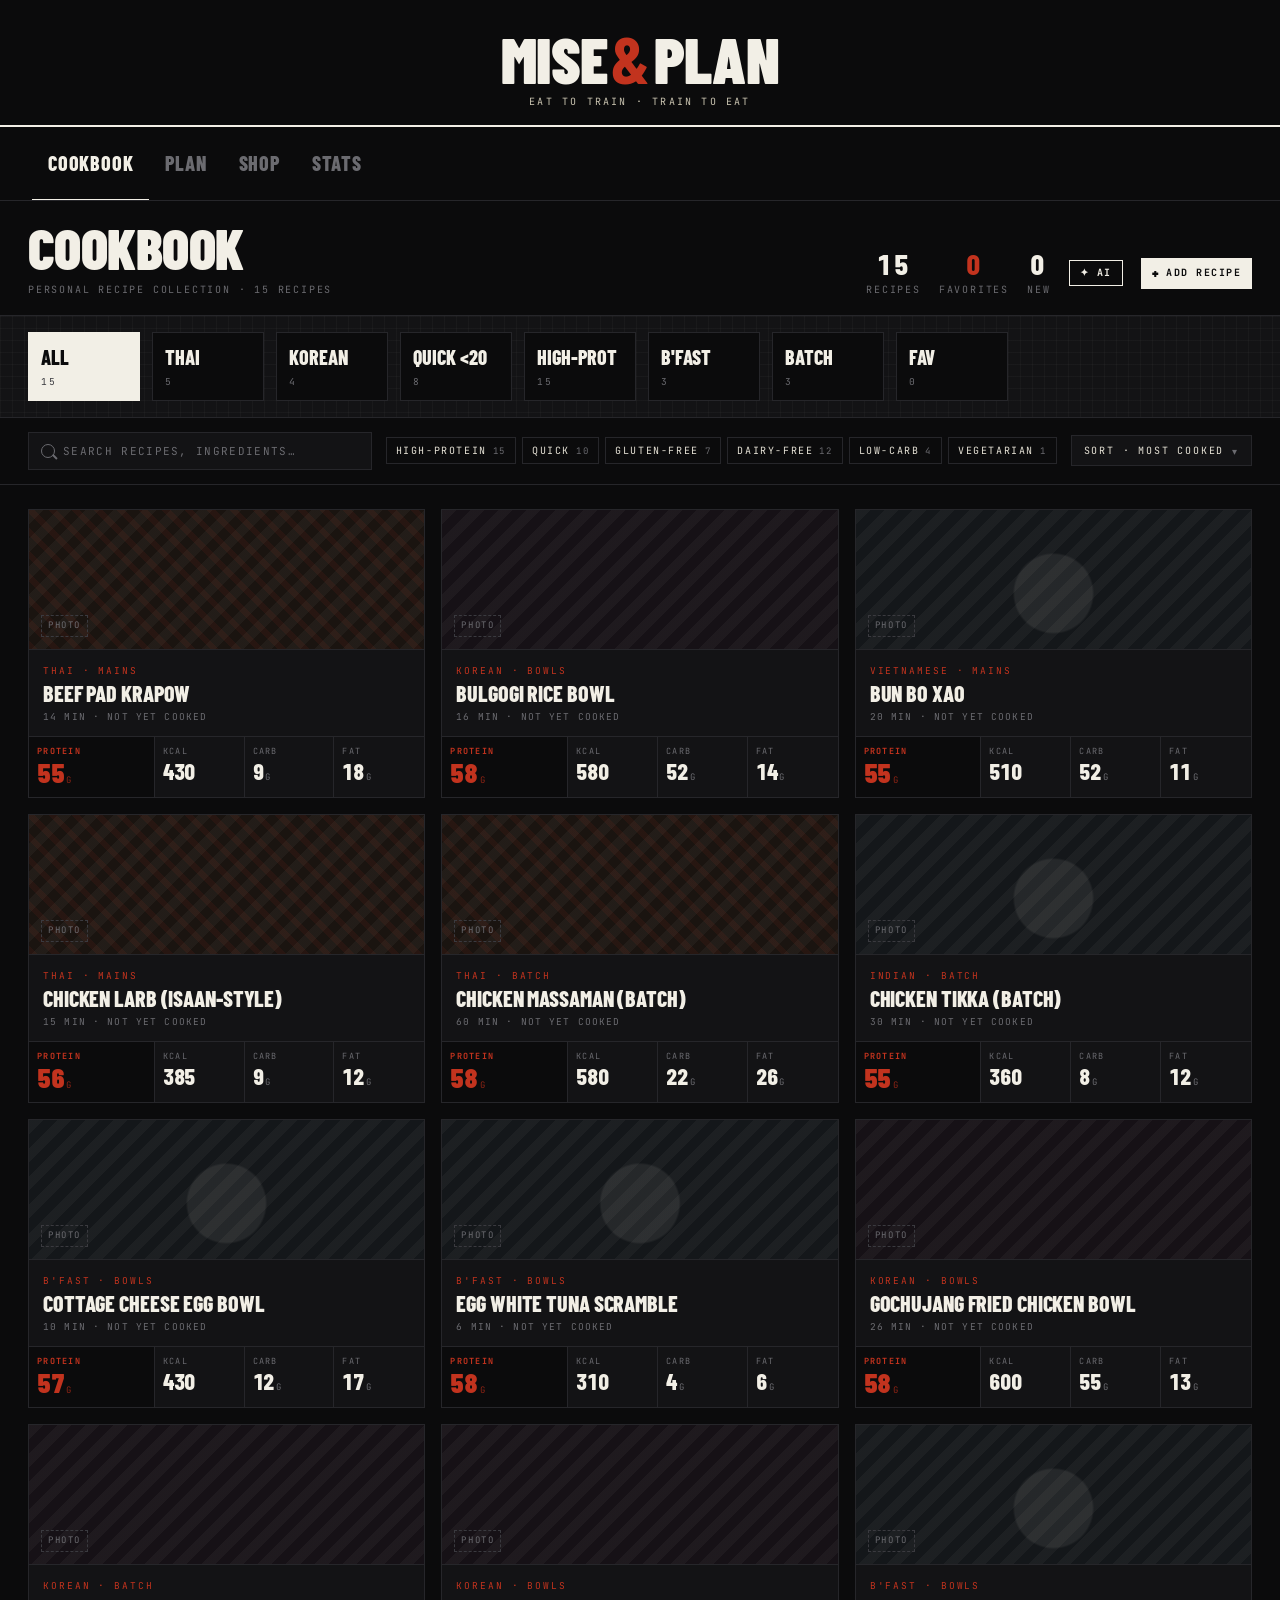
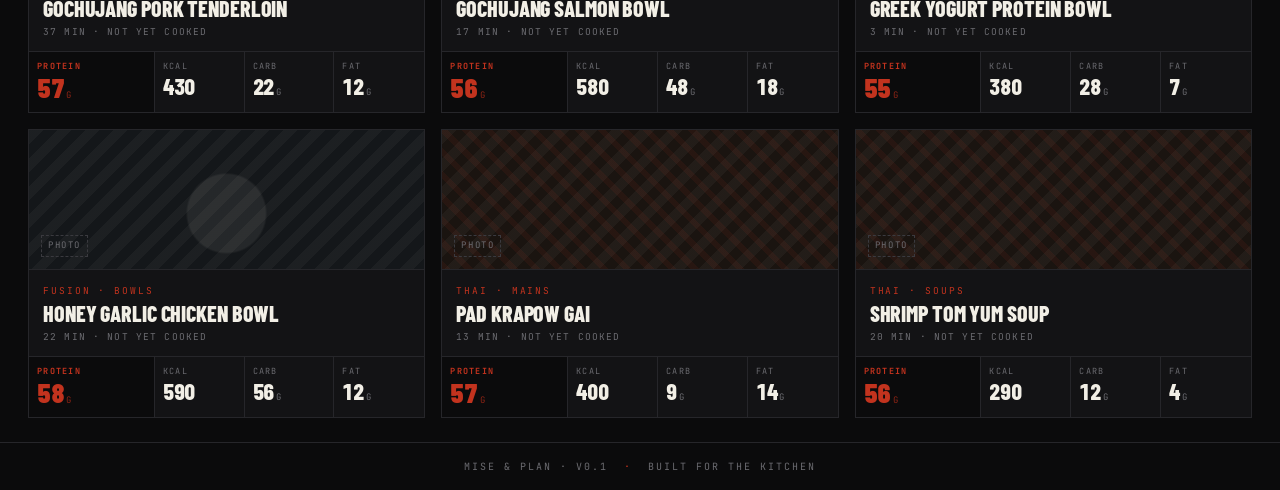
<file: index.html>
<!doctype html>
<html lang="en">
<head>
  <meta charset="utf-8"/>
  <meta name="viewport" content="width=device-width, initial-scale=1, viewport-fit=cover"/>
  <meta name="theme-color" content="#0B0B0C"/>
  <title>Mise &amp; Plan</title>
  <link rel="manifest" href="/manifest.webmanifest"/>
  <link rel="icon" href="/icon-192.png"/>
  <link rel="apple-touch-icon" href="/icon-192.png"/>

  <link rel="preconnect" href="https://fonts.googleapis.com"/>
  <link rel="preconnect" href="https://fonts.gstatic.com" crossorigin/>
  <link href="https://fonts.googleapis.com/css2?family=Barlow+Condensed:wght@500;700;800;900&family=Archivo:wght@400;500;600;700&family=JetBrains+Mono:wght@400;500;700&display=swap" rel="stylesheet"/>

  <link rel="stylesheet" href="/src/core/design.css"/>
</head>
<body>

<header class="masthead">
  <div class="wordmark">Mise<span class="amp">&amp;</span>Plan</div>
  <div class="submark">Eat to train · Train to eat</div>
</header>

<nav class="app-nav" id="app-nav">
  <button data-route="cookbook" class="active">Cookbook</button>
  <button data-route="plan">Plan</button>
  <button data-route="shop">Shop</button>
  <button data-route="stats">Stats</button>
</nav>

<main id="app">
  <!-- Active module mounts here -->
  <div class="boot-state">
    <div class="boot-stamp">BOOTING…</div>
  </div>
</main>

<footer class="colophon">
  <span>Mise &amp; Plan · v0.1</span>
  <span class="dot">·</span>
  <span>Built for the kitchen</span>
</footer>

<script type="module" src="/src/core/main.js"></script>
</body>
</html>
</file>
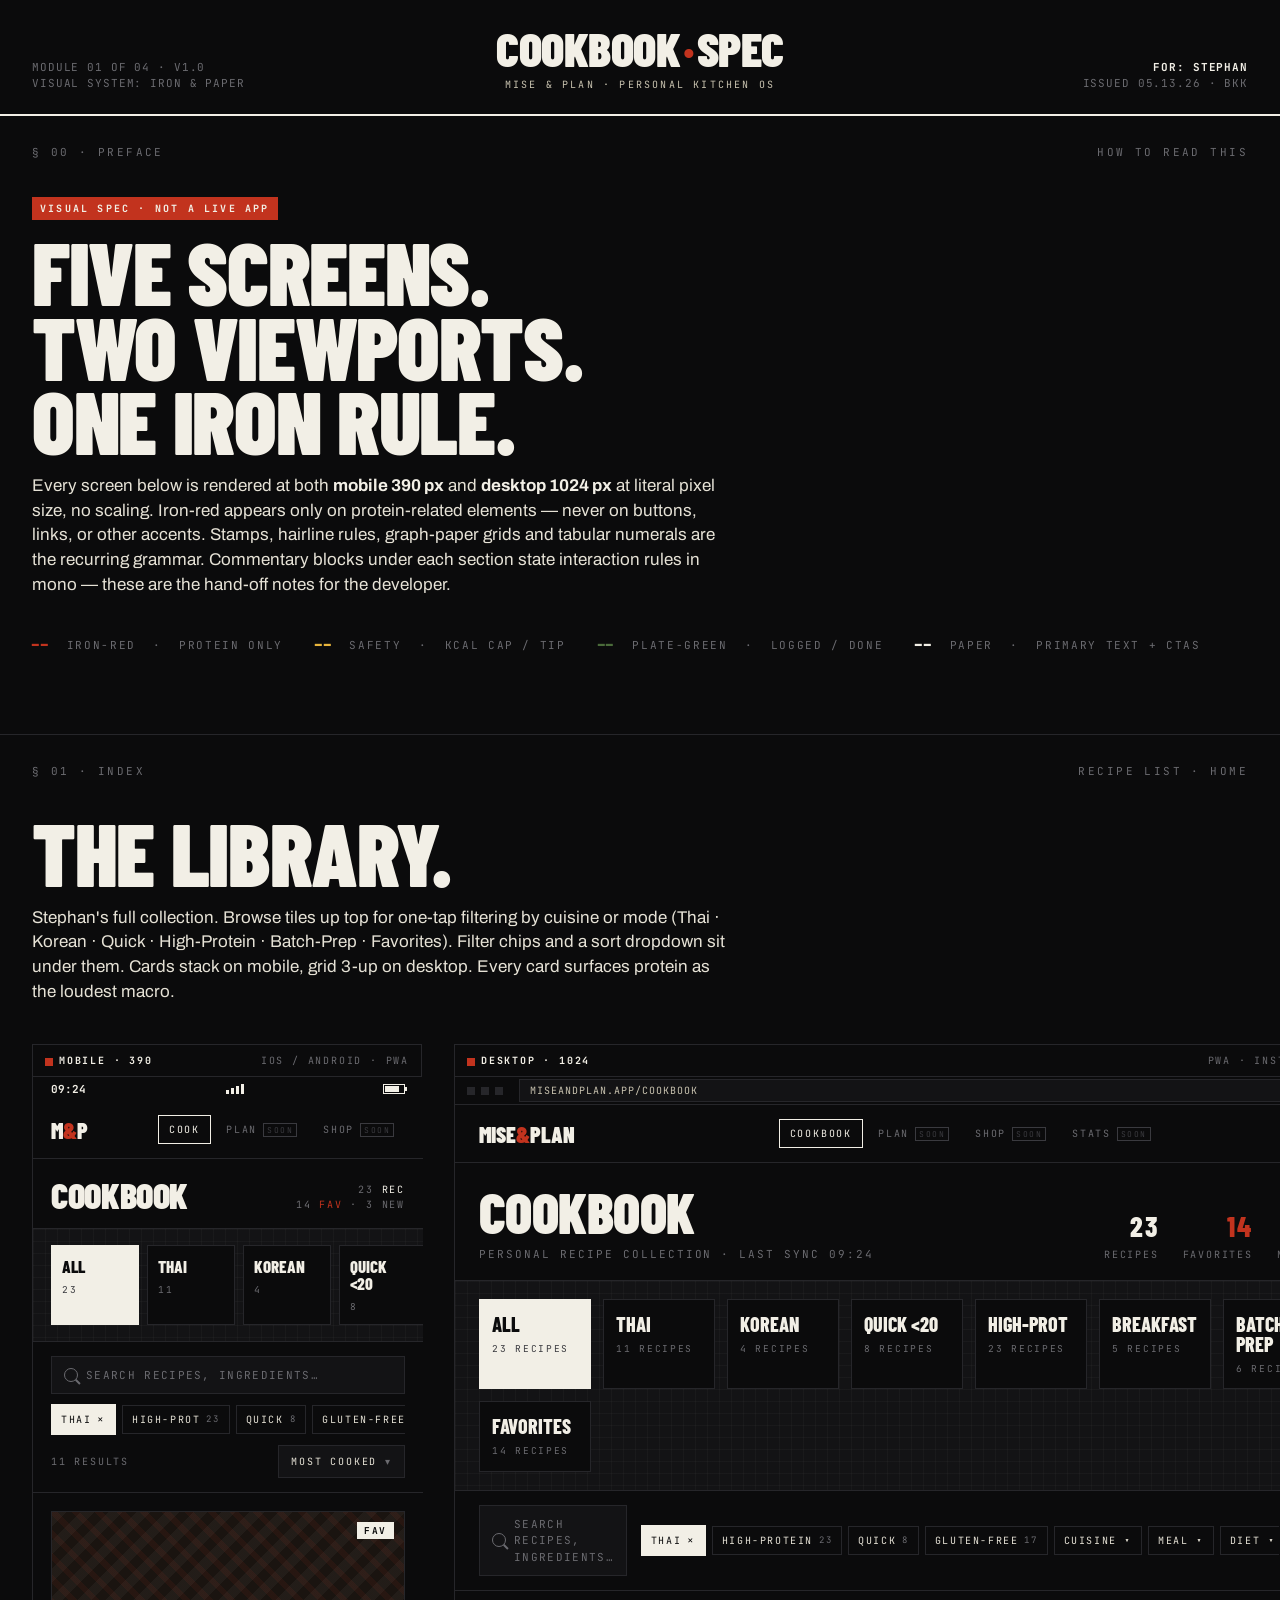
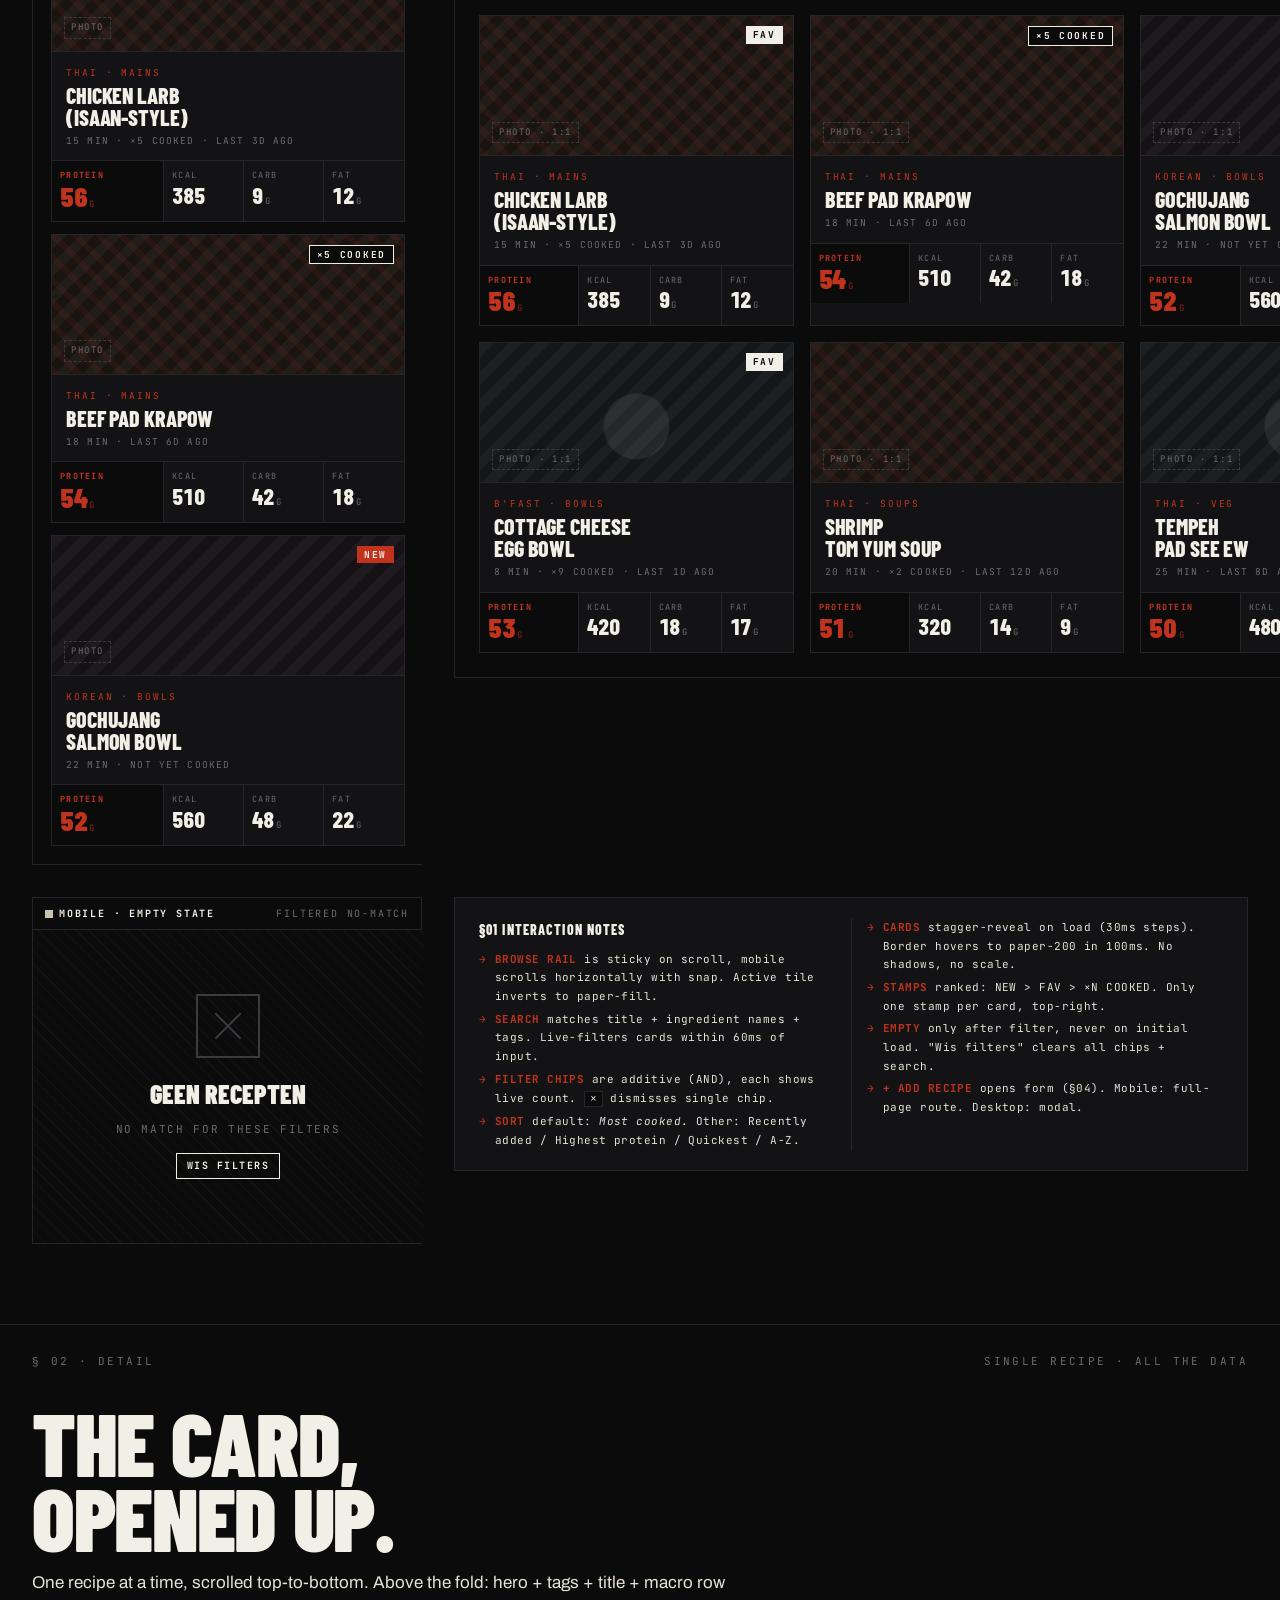
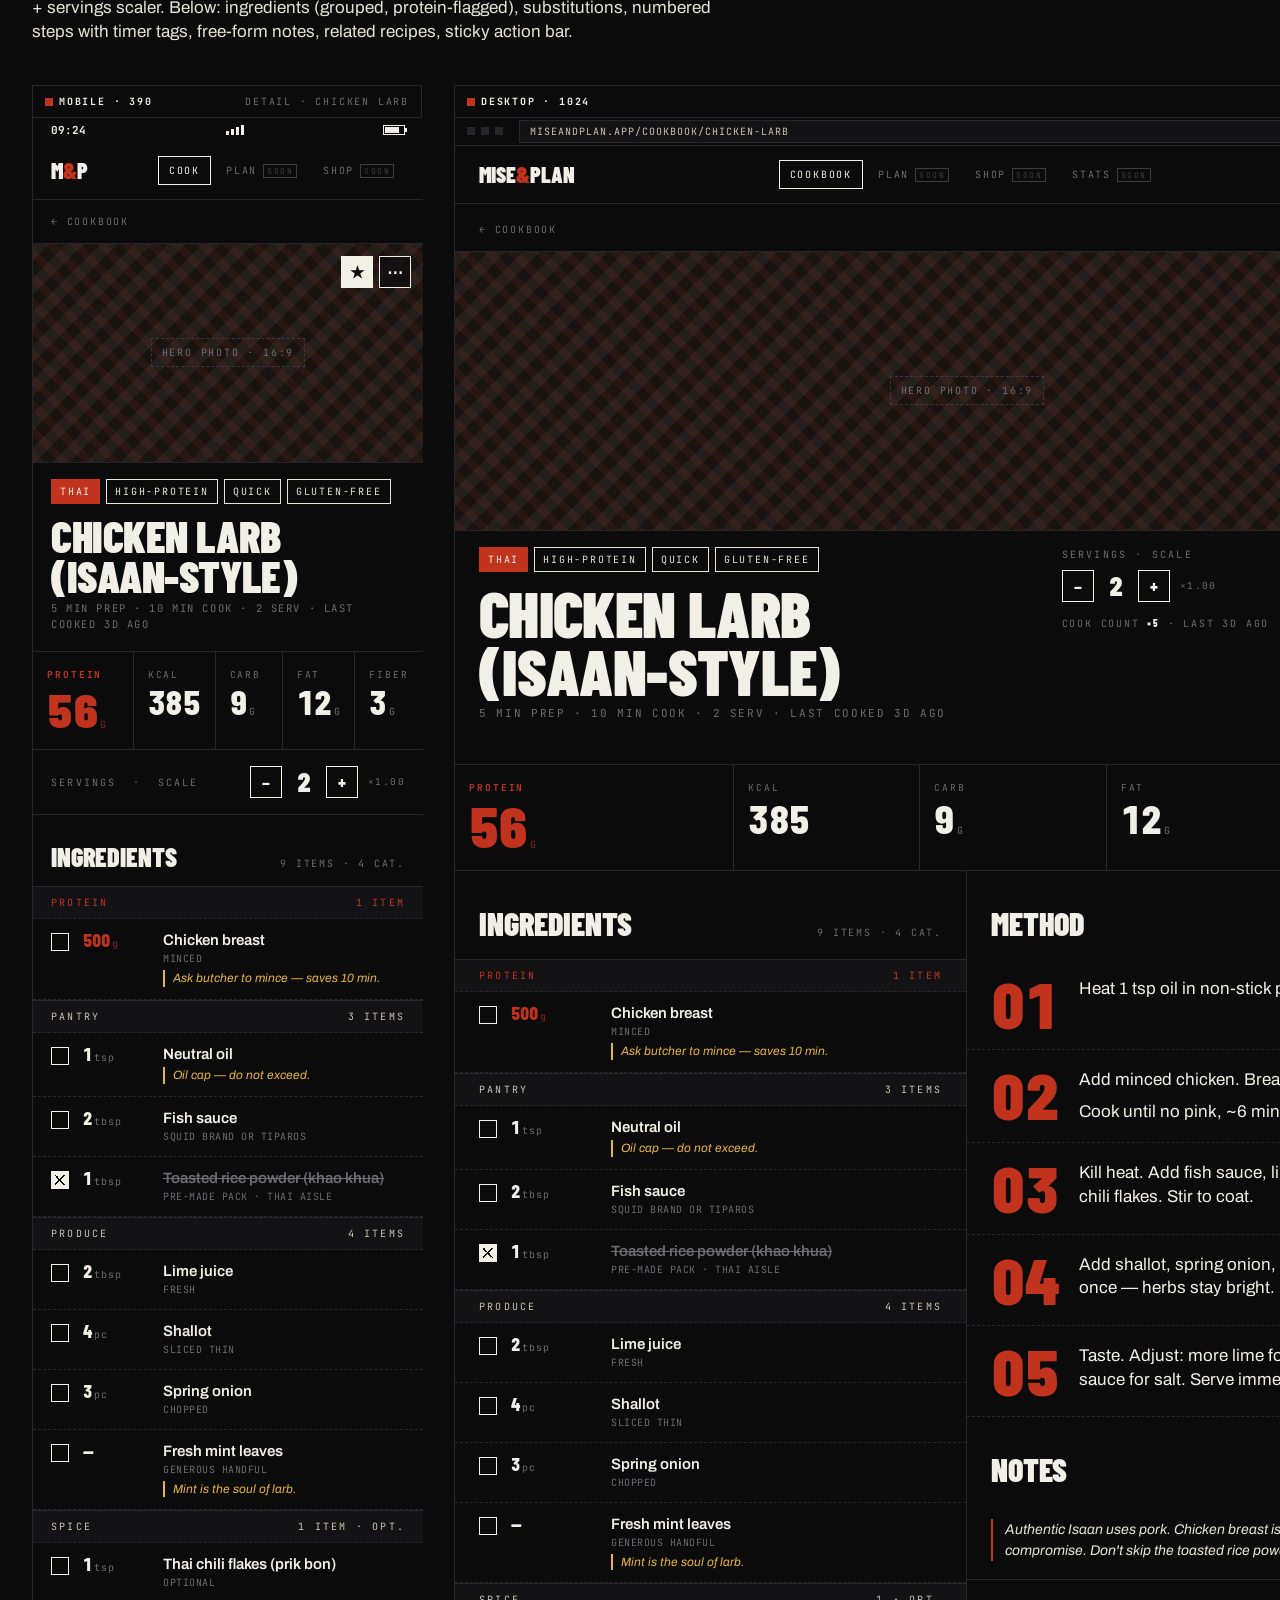
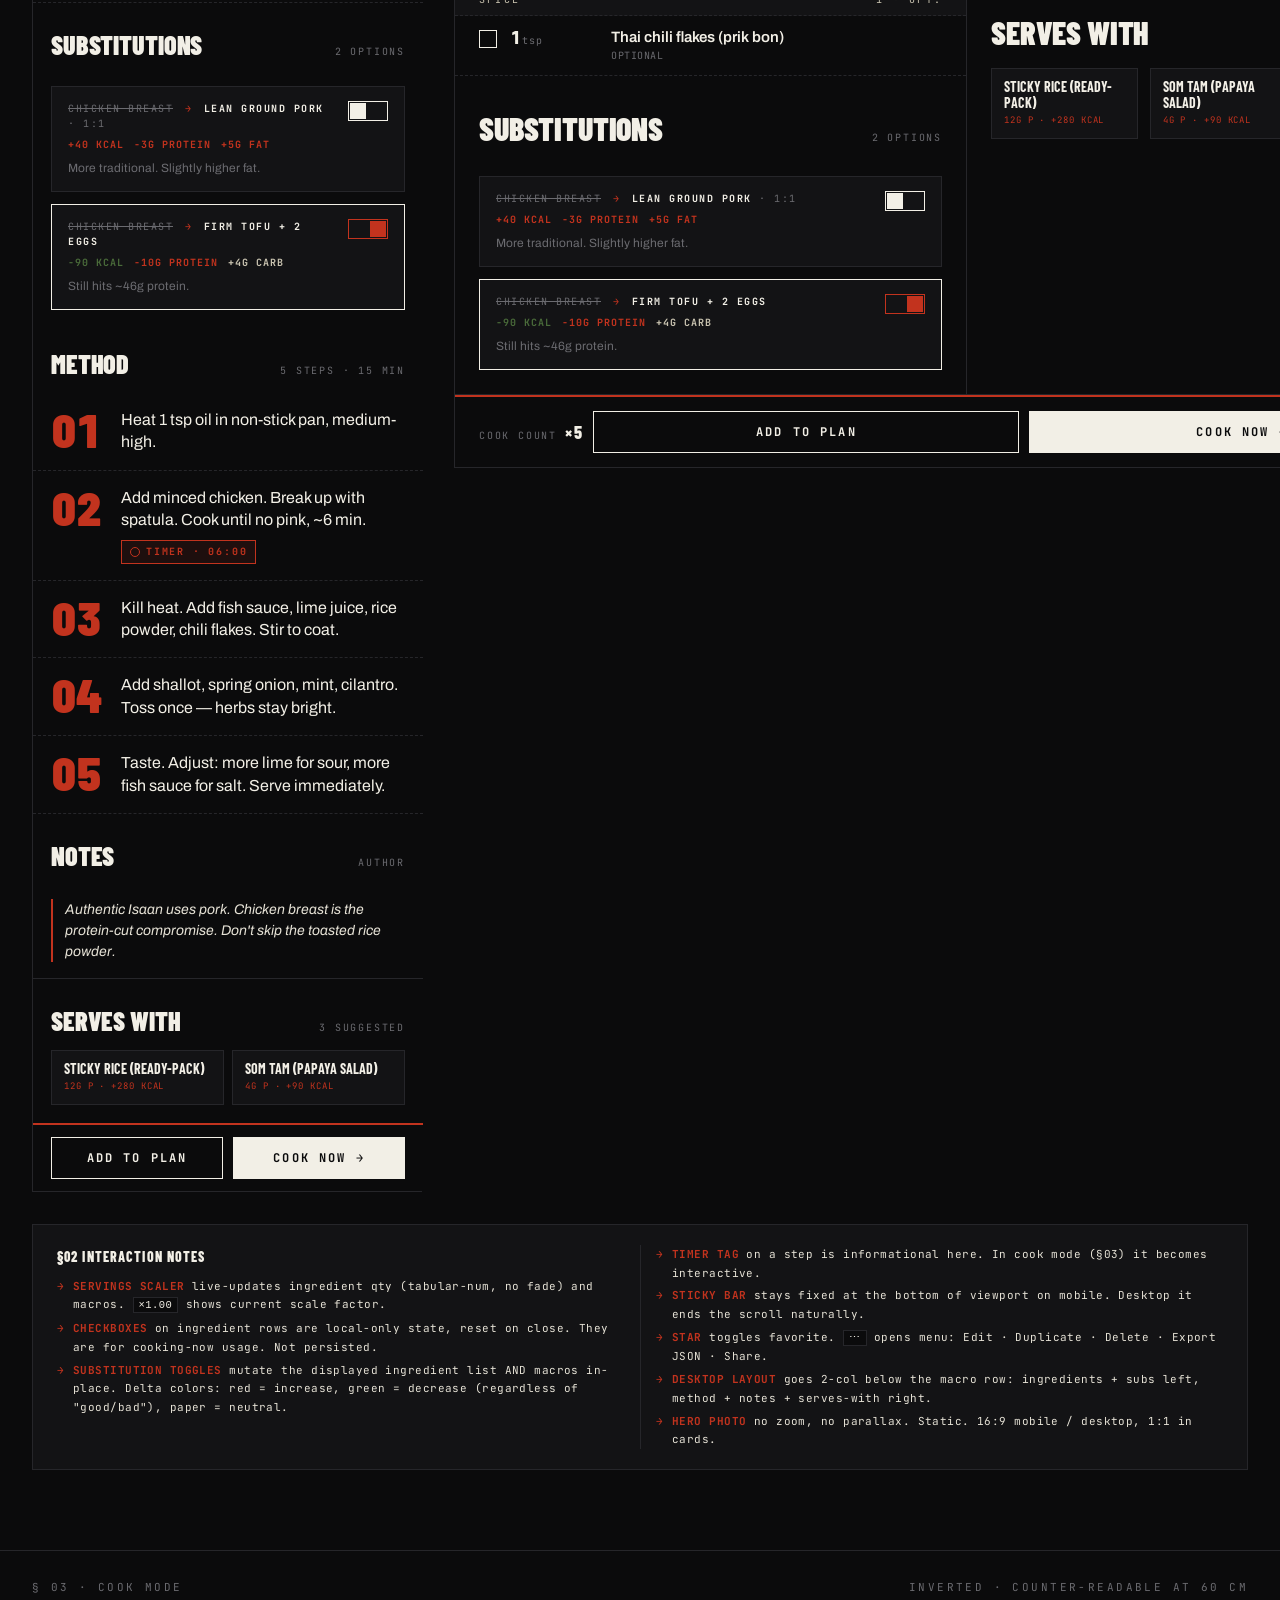
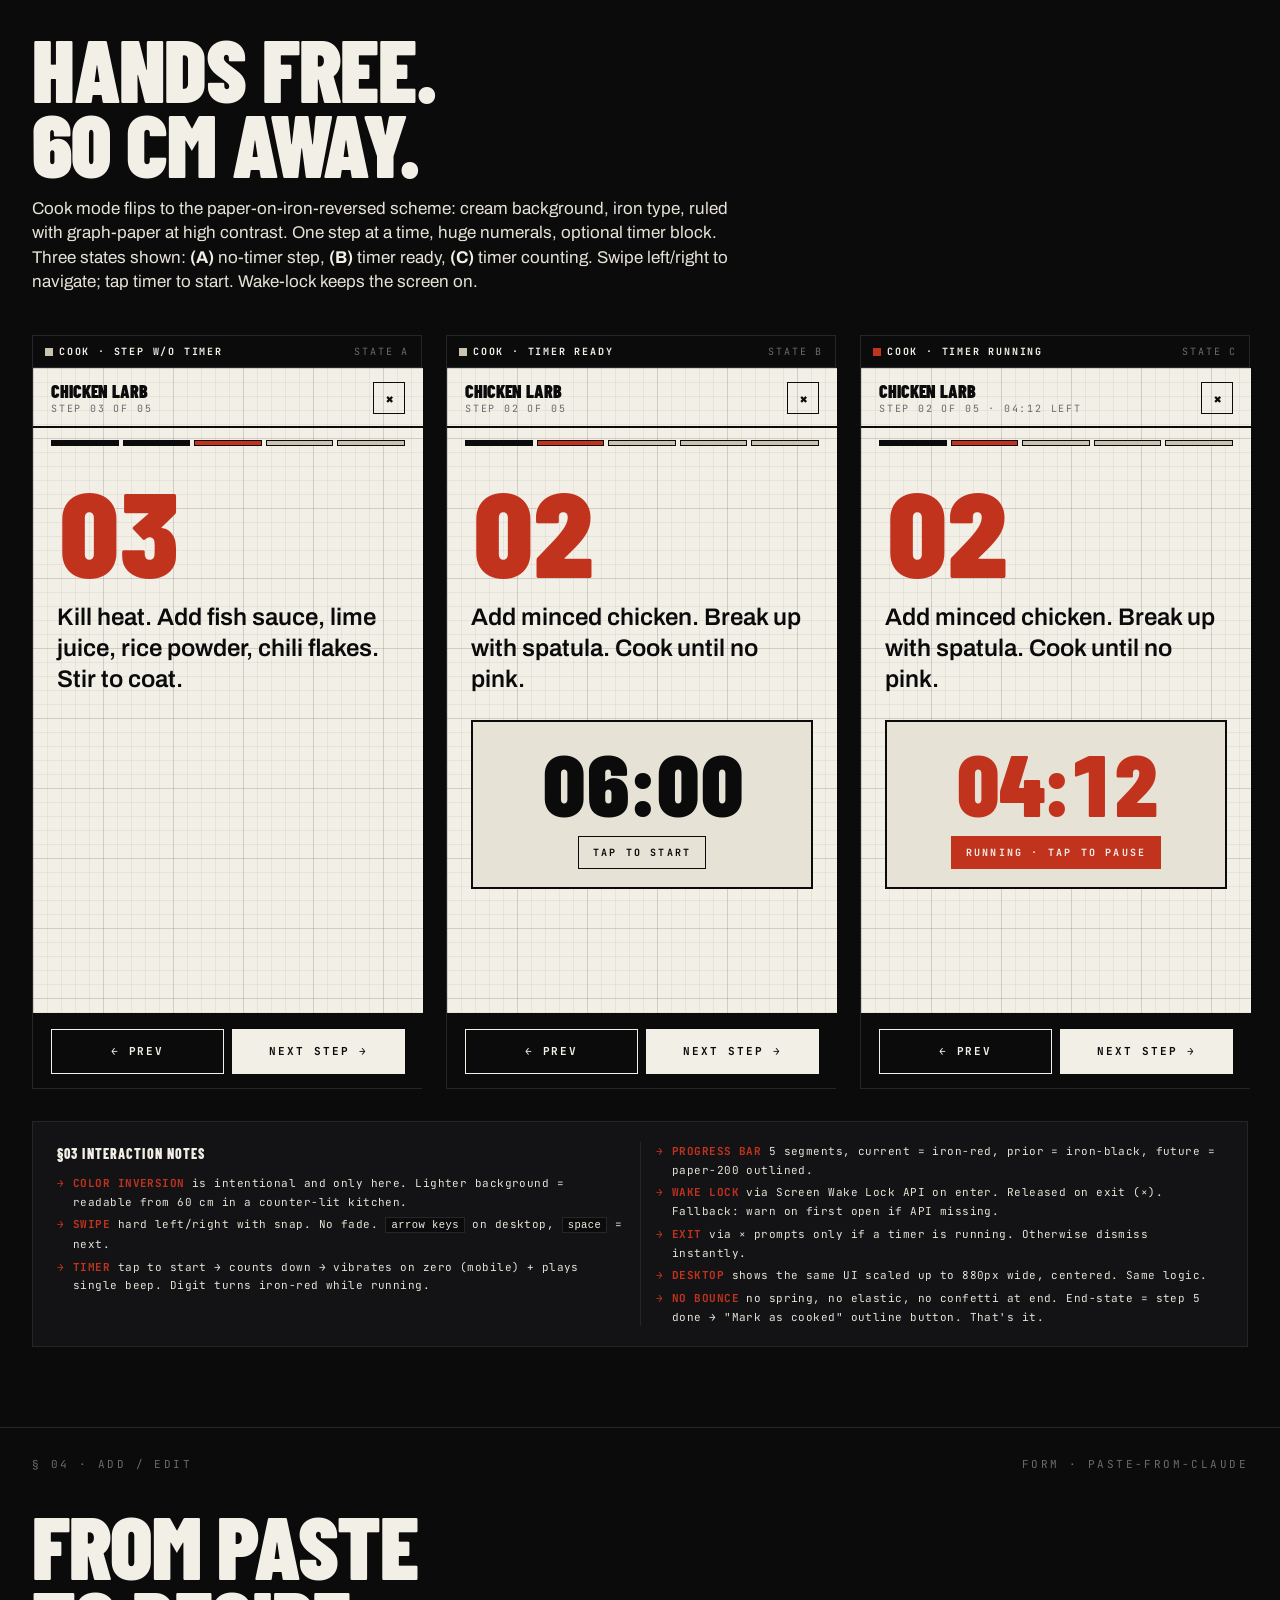
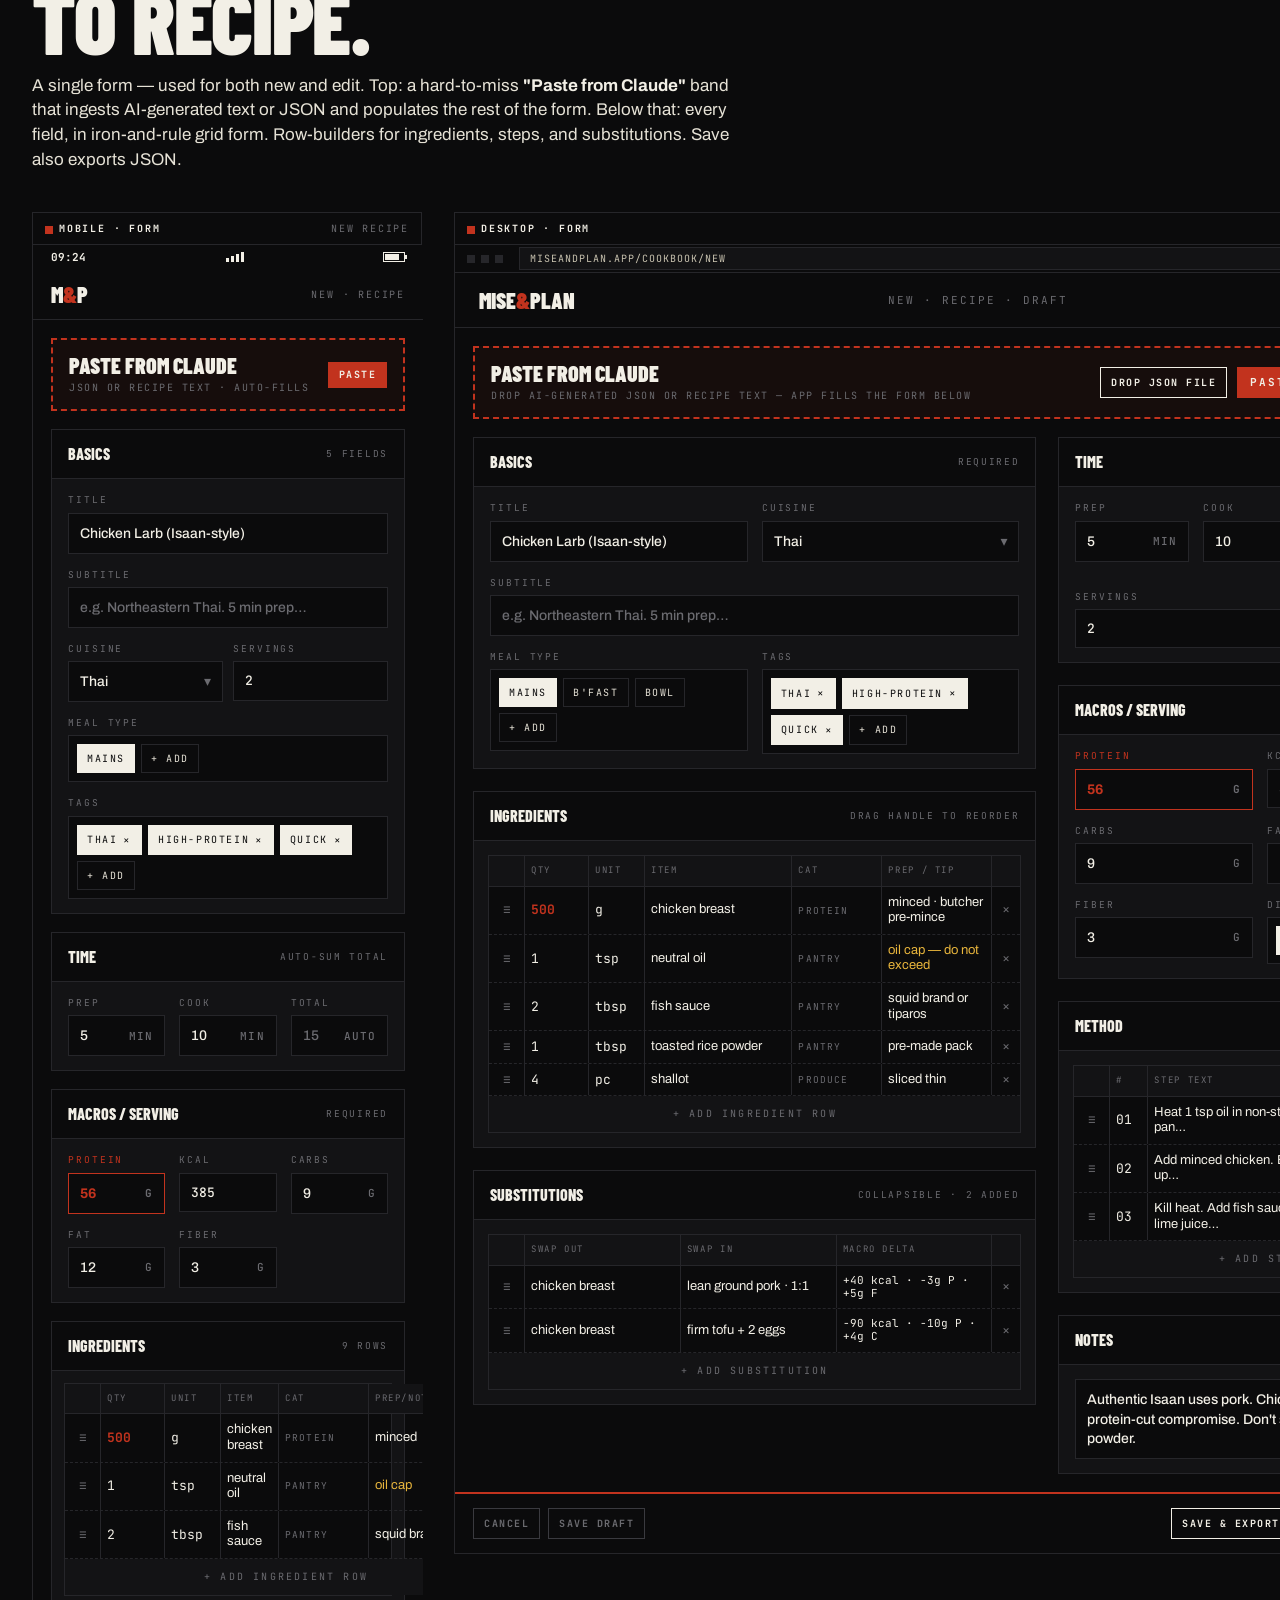
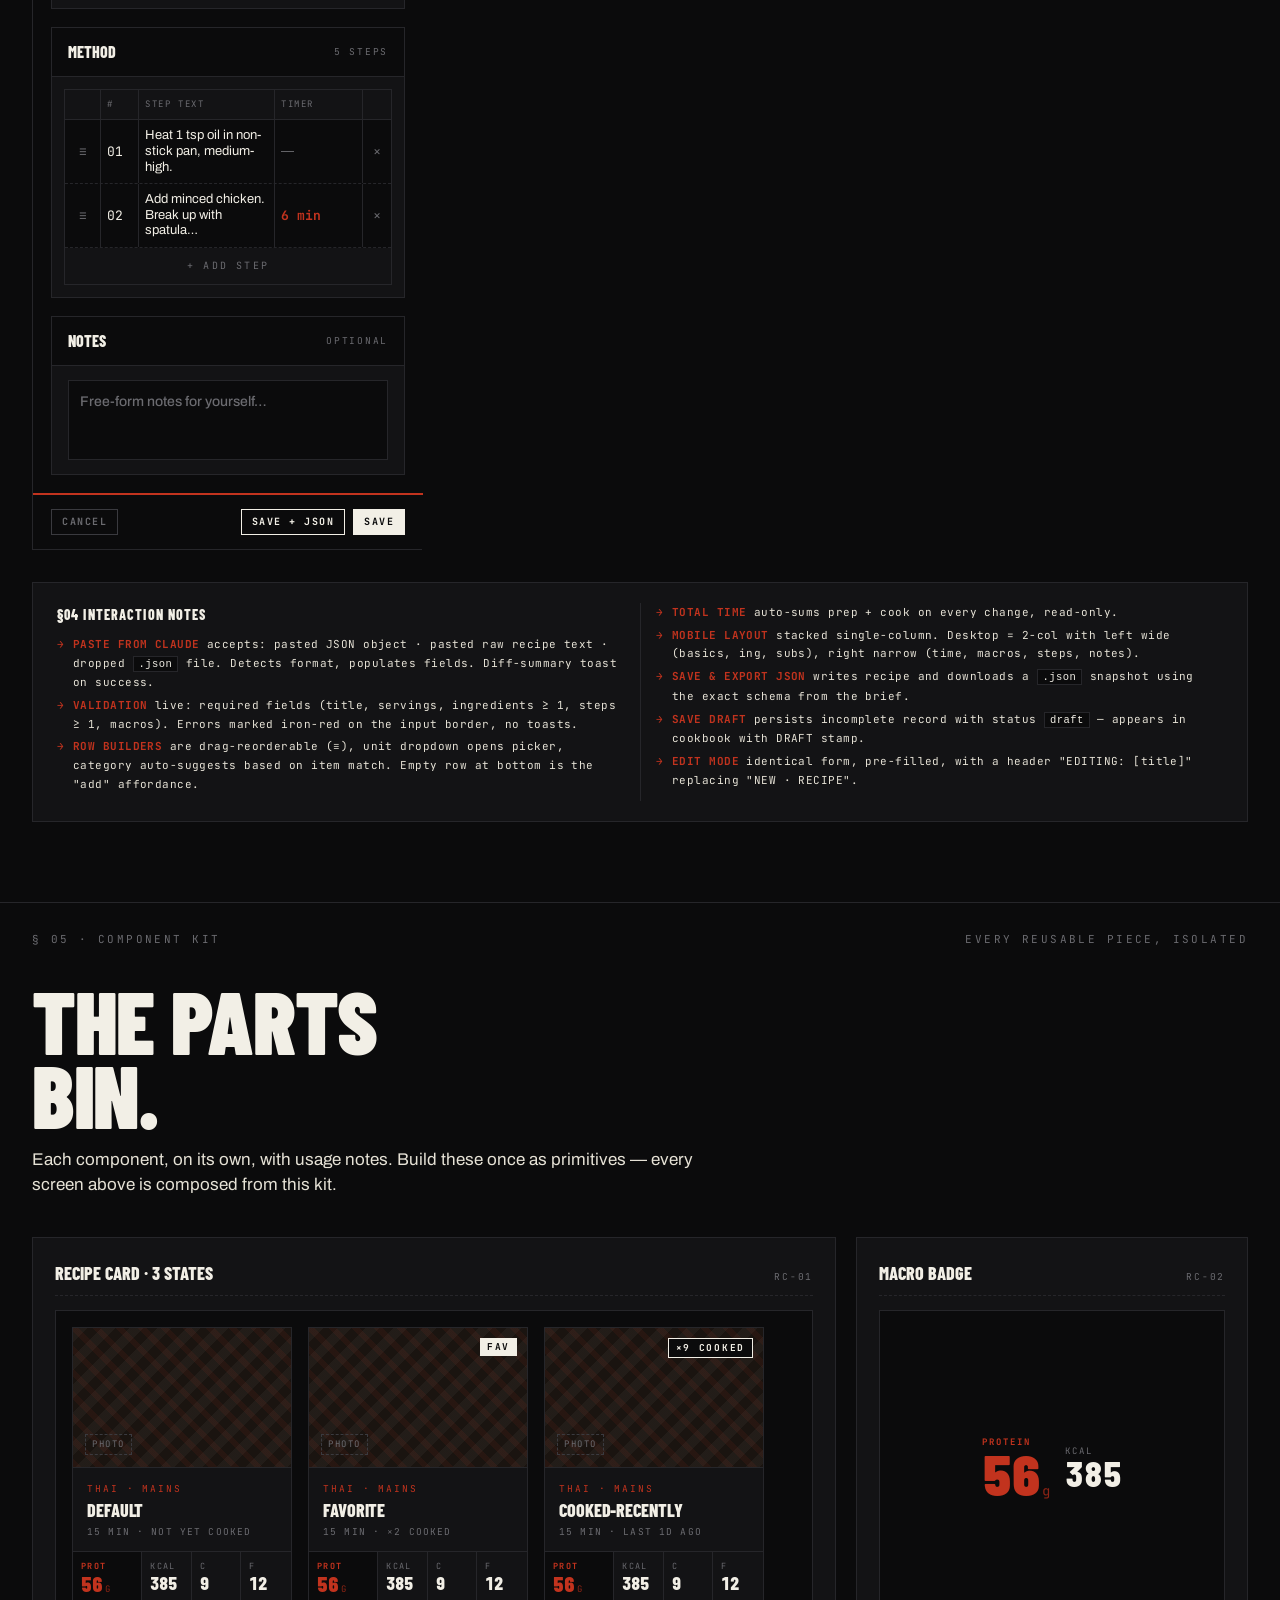
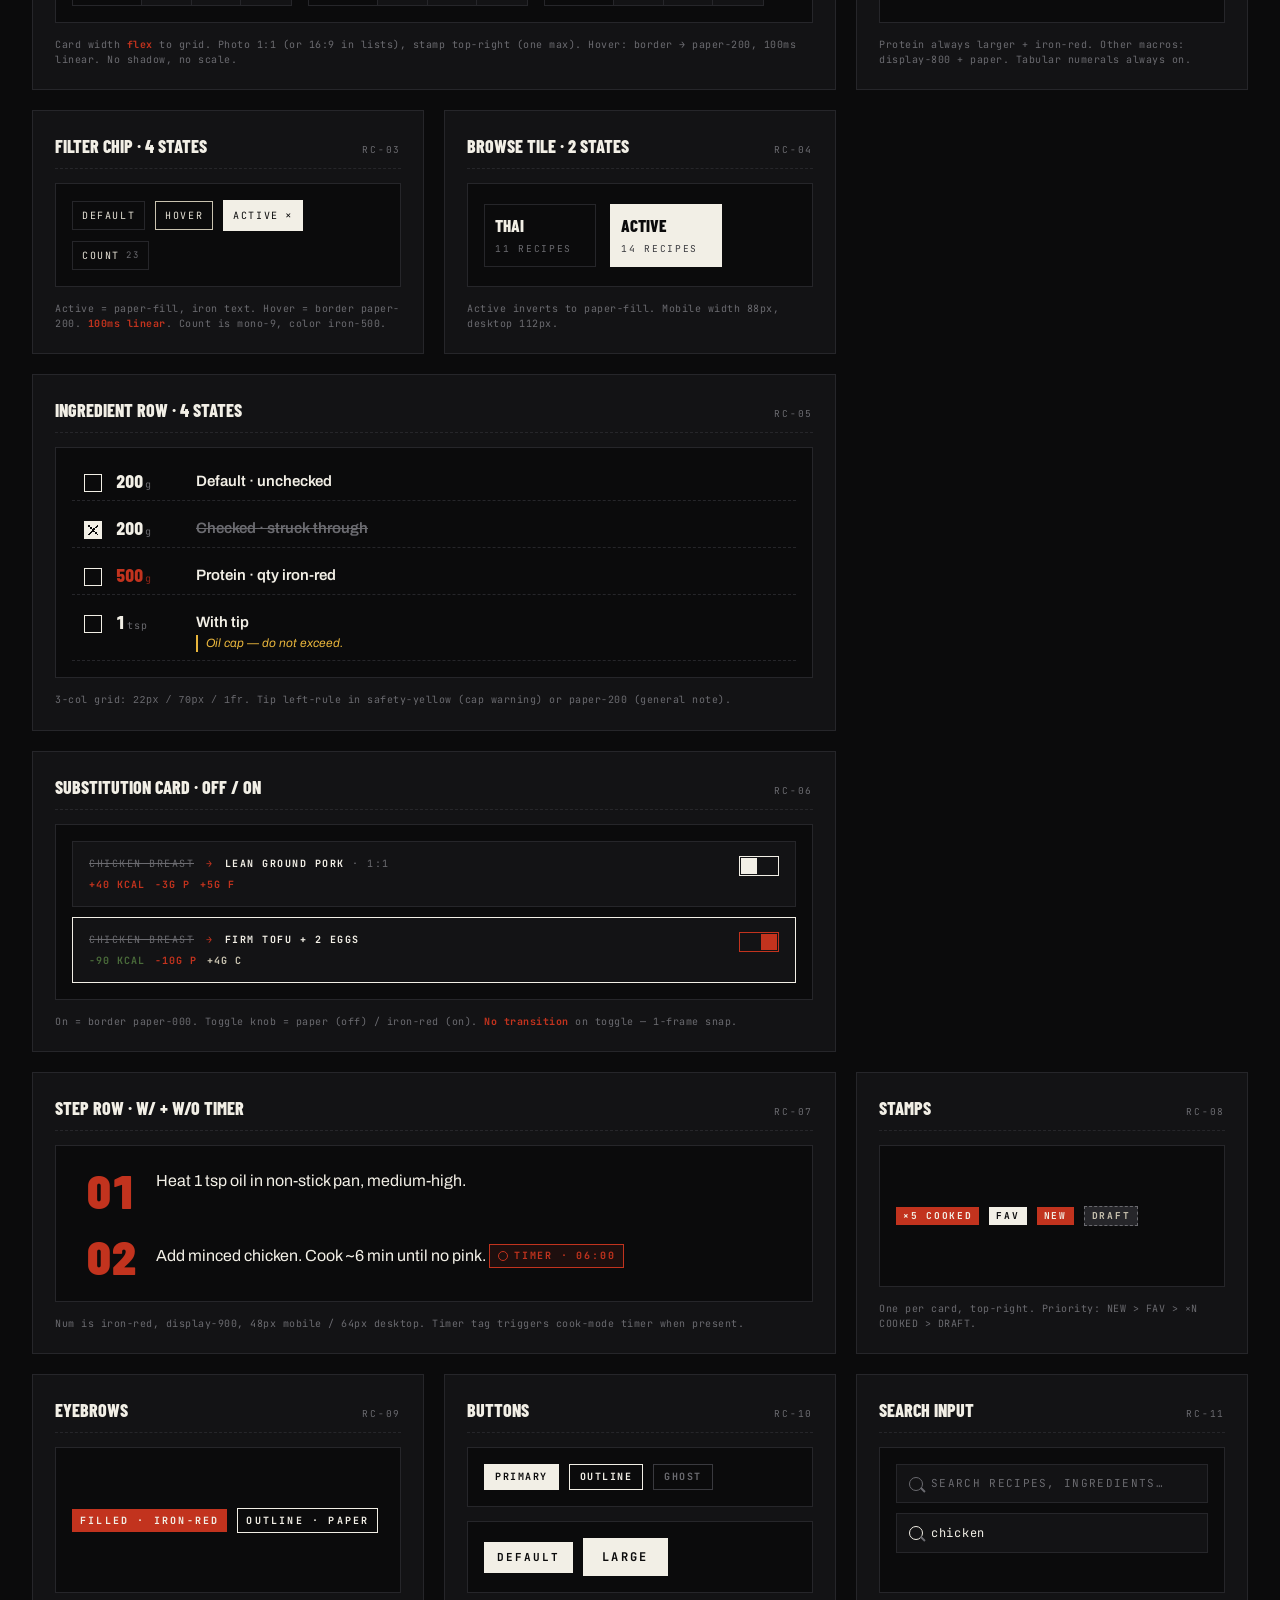
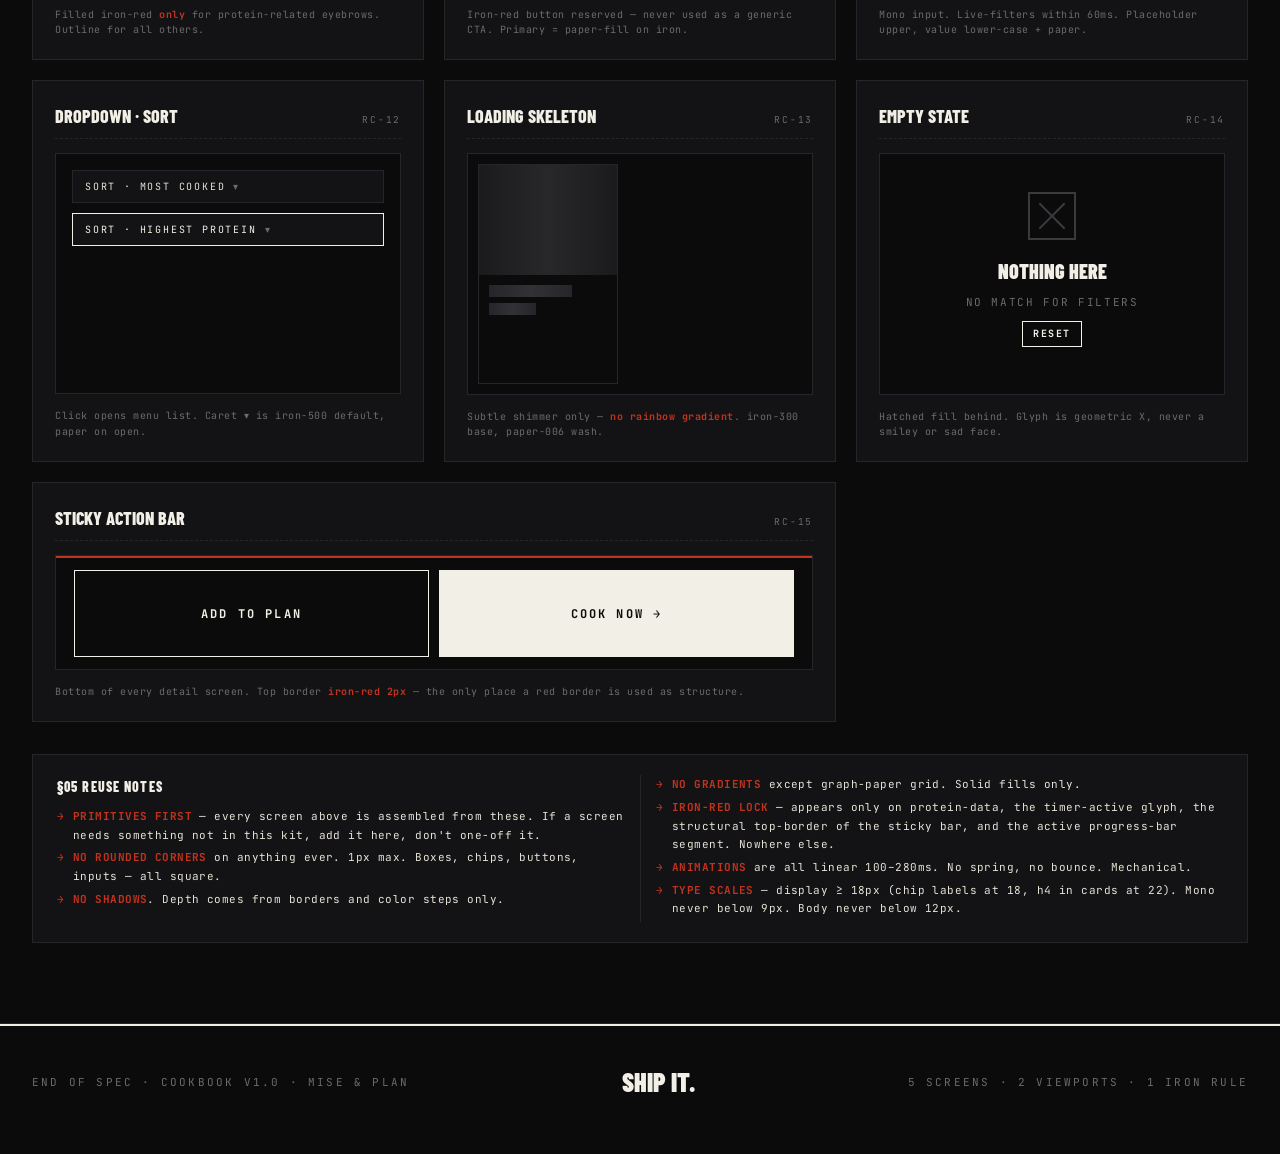
<file: _design/cookbook-design-v1.html.html>
<!doctype html>
<html lang="en">
<head>
<meta charset="utf-8" />
<title>Cookbook — Design Spec · Mise & Plan</title>
<meta name="viewport" content="width=1500" />
<link rel="preconnect" href="https://fonts.googleapis.com">
<link rel="preconnect" href="https://fonts.gstatic.com" crossorigin>
<link href="https://fonts.googleapis.com/css2?family=Barlow+Condensed:wght@500;700;800;900&family=Archivo:wght@400;500;600;700&family=JetBrains+Mono:wght@400;500;700&display=swap" rel="stylesheet">
<style>
  :root {
    --iron-000: #0B0B0C;
    --iron-100: #131315;
    --iron-200: #1B1B1E;
    --iron-300: #26262A;
    --iron-400: #3A3A3F;
    --iron-500: #6B6B70;
    --paper-000: #F2EFE6;
    --paper-100: #E6E2D6;
    --paper-200: #C9C3B0;
    --iron-red: #C2331E;
    --iron-red-deep: #8E2415;
    --safety: #E8B53C;
    --plate-green: #4A6B3A;
    --display: "Barlow Condensed", sans-serif;
    --body: "Archivo", system-ui, sans-serif;
    --mono: "JetBrains Mono", ui-monospace, monospace;
  }

  * { box-sizing: border-box; }
  html, body { margin: 0; padding: 0; background: var(--iron-000); color: var(--paper-000); font-family: var(--body); font-size: 15px; line-height: 1.5; -webkit-font-smoothing: antialiased; }

  ::selection { background: var(--iron-red); color: var(--paper-000); }

  /* ─── PAGE FRAME ───────────────────────────────────────── */
  .page { max-width: 1510px; margin: 0 auto; }

  .masthead {
    border-bottom: 2px solid var(--paper-000);
    padding: 28px 32px 22px;
    display: grid;
    grid-template-columns: 1fr auto 1fr;
    align-items: end;
    gap: 24px;
    background: var(--iron-000);
  }
  .masthead .left, .masthead .right {
    font-family: var(--mono);
    font-size: 11px;
    letter-spacing: 0.08em;
    text-transform: uppercase;
    color: var(--iron-500);
  }
  .masthead .right { text-align: right; }
  .masthead .right strong { color: var(--paper-000); font-weight: 700; }
  .wordmark {
    font-family: var(--display);
    font-weight: 900;
    font-size: 48px;
    line-height: 0.85;
    letter-spacing: -0.01em;
    text-transform: uppercase;
    text-align: center;
    color: var(--paper-000);
  }
  .wordmark .amp { color: var(--iron-red); padding: 0 0.05em; }
  .submark {
    font-family: var(--mono);
    font-size: 10px;
    letter-spacing: 0.22em;
    text-transform: uppercase;
    text-align: center;
    margin-top: 8px;
    color: var(--paper-200);
  }

  /* ─── SECTION FRAME ────────────────────────────────────── */
  section.spec { padding: 80px 32px; border-bottom: 1px solid var(--iron-300); position: relative; }
  .sec-num, .sec-tag {
    position: absolute;
    top: 28px;
    font-family: var(--mono);
    font-size: 11px;
    letter-spacing: 0.22em;
    color: var(--iron-500);
    text-transform: uppercase;
  }
  .sec-num { left: 32px; }
  .sec-tag { right: 32px; }
  h2.sec-title {
    font-family: var(--display);
    font-weight: 900;
    font-size: 88px;
    line-height: 0.85;
    letter-spacing: -0.015em;
    text-transform: uppercase;
    margin: 0 0 16px;
    color: var(--paper-000);
  }
  .sec-lede {
    font-family: var(--body);
    font-size: 17px;
    line-height: 1.45;
    max-width: 70ch;
    color: var(--paper-100);
    margin: 0 0 40px;
  }
  .sec-lede strong { color: var(--paper-000); }

  /* ─── VIEWPORT FRAMES ──────────────────────────────────── */
  .vp-row {
    display: grid;
    grid-template-columns: 390px 1024px;
    gap: 32px;
    align-items: start;
  }
  .vp-row.cookmode { grid-template-columns: 390px 390px 390px; gap: 24px; }

  .vp {
    background: var(--iron-100);
    border: 1px solid var(--iron-300);
    position: relative;
  }
  .vp-head {
    height: 32px;
    background: var(--iron-000);
    border-bottom: 1px solid var(--iron-300);
    display: flex;
    align-items: center;
    justify-content: space-between;
    padding: 0 12px;
    font-family: var(--mono);
    font-size: 10px;
    letter-spacing: 0.18em;
    text-transform: uppercase;
    color: var(--iron-500);
  }
  .vp-head .vp-tag {
    color: var(--paper-000);
    font-weight: 700;
  }
  .vp-head .vp-tag .dot { display: inline-block; width: 8px; height: 8px; background: var(--iron-red); margin-right: 6px; vertical-align: middle; }
  .vp-body {
    overflow: hidden;
    background: var(--iron-000);
    position: relative;
  }
  .vp.mobile .vp-body { width: 390px; }
  .vp.desktop .vp-body { width: 1024px; }

  /* Phone status bar */
  .phone-status {
    height: 24px;
    background: var(--iron-000);
    display: flex;
    align-items: center;
    justify-content: space-between;
    padding: 0 18px;
    font-family: var(--mono);
    font-size: 11px;
    color: var(--paper-000);
    font-weight: 700;
  }
  .phone-status .signal {
    display: inline-flex;
    gap: 2px;
    align-items: flex-end;
  }
  .phone-status .signal span { width: 3px; background: var(--paper-000); display: inline-block; }
  .phone-status .signal span:nth-child(1) { height: 4px; }
  .phone-status .signal span:nth-child(2) { height: 6px; }
  .phone-status .signal span:nth-child(3) { height: 8px; }
  .phone-status .signal span:nth-child(4) { height: 10px; }
  .phone-status .batt {
    width: 22px; height: 10px;
    border: 1px solid var(--paper-000);
    position: relative;
    display: inline-block;
  }
  .phone-status .batt::after {
    content: ""; position: absolute; right: -3px; top: 2px;
    width: 2px; height: 4px; background: var(--paper-000);
  }
  .phone-status .batt::before {
    content: ""; position: absolute; left: 1px; top: 1px; bottom: 1px;
    width: 70%; background: var(--paper-000);
  }

  /* Desktop chrome — minimal browser bar */
  .desktop-chrome {
    height: 28px;
    background: var(--iron-000);
    border-bottom: 1px solid var(--iron-300);
    display: flex;
    align-items: center;
    padding: 0 12px;
    gap: 8px;
    font-family: var(--mono);
    font-size: 10px;
    color: var(--iron-500);
    letter-spacing: 0.1em;
    text-transform: uppercase;
  }
  .desktop-chrome .dots {
    display: inline-flex;
    gap: 6px;
    margin-right: 8px;
  }
  .desktop-chrome .dots i {
    width: 8px; height: 8px; background: var(--iron-300); display: inline-block;
  }
  .desktop-chrome .url {
    background: var(--iron-100);
    border: 1px solid var(--iron-300);
    padding: 3px 10px;
    flex: 1;
    color: var(--paper-200);
    font-size: 10px;
    letter-spacing: 0.1em;
  }

  /* ─── APP NAV (inside frames) ──────────────────────────── */
  .app-nav {
    background: var(--iron-000);
    border-bottom: 1px solid var(--iron-300);
    padding: 14px 18px;
    display: flex;
    align-items: center;
    justify-content: space-between;
    gap: 12px;
  }
  .app-nav.desk { padding: 14px 24px; }
  .nav-brand {
    font-family: var(--display);
    font-weight: 900;
    font-size: 22px;
    letter-spacing: 0;
    text-transform: uppercase;
    color: var(--paper-000);
    line-height: 1;
  }
  .nav-brand .amp { color: var(--iron-red); }
  .nav-tabs {
    display: flex;
    gap: 4px;
  }
  .nav-tab {
    font-family: var(--mono);
    font-size: 10px;
    letter-spacing: 0.18em;
    text-transform: uppercase;
    padding: 6px 10px;
    color: var(--iron-500);
    border: 1px solid transparent;
    cursor: pointer;
    position: relative;
    background: transparent;
  }
  .nav-tab.active {
    color: var(--paper-000);
    border-color: var(--paper-000);
  }
  .nav-tab.soon { color: var(--iron-500); }
  .nav-tab.soon::after {
    content: "SOON";
    font-size: 8px;
    margin-left: 6px;
    color: var(--iron-400);
    letter-spacing: 0.18em;
    border: 1px solid var(--iron-400);
    padding: 1px 3px;
  }

  /* Section head inside app */
  .sec-head {
    padding: 20px 18px 16px;
    display: flex;
    align-items: flex-end;
    justify-content: space-between;
    gap: 12px;
    border-bottom: 1px solid var(--iron-300);
  }
  .sec-head.desk { padding: 24px 24px 18px; }
  .sec-head .ttl {
    font-family: var(--display);
    font-weight: 900;
    font-size: 36px;
    line-height: 0.9;
    letter-spacing: -0.01em;
    text-transform: uppercase;
    color: var(--paper-000);
  }
  .sec-head.desk .ttl { font-size: 56px; }
  .sec-head .meta {
    font-family: var(--mono);
    font-size: 10px;
    letter-spacing: 0.18em;
    text-transform: uppercase;
    color: var(--iron-500);
    text-align: right;
  }
  .sec-head .meta .strong { color: var(--paper-000); }
  .sec-head .meta .red { color: var(--iron-red); }

  /* ─── BUTTONS ──────────────────────────────────────────── */
  .btn {
    font-family: var(--mono);
    font-size: 11px;
    letter-spacing: 0.18em;
    text-transform: uppercase;
    padding: 9px 12px;
    border: 1px solid var(--paper-000);
    background: var(--paper-000);
    color: var(--iron-000);
    cursor: pointer;
    font-weight: 700;
    line-height: 1;
    display: inline-flex;
    align-items: center;
    gap: 6px;
  }
  .btn.outline { background: transparent; color: var(--paper-000); }
  .btn.ghost { background: transparent; color: var(--iron-500); border-color: var(--iron-400); }
  .btn.red { background: var(--iron-red); border-color: var(--iron-red); color: var(--paper-000); }
  .btn.sm { font-size: 10px; padding: 7px 10px; letter-spacing: 0.15em; }
  .btn.lg { font-size: 12px; padding: 12px 18px; letter-spacing: 0.2em; }
  .btn .plus { font-family: var(--display); font-weight: 900; font-size: 15px; line-height: 1; }

  /* ─── BROWSE TILES ─────────────────────────────────────── */
  .browse-rail {
    padding: 16px 18px;
    border-bottom: 1px solid var(--iron-300);
    display: flex;
    gap: 8px;
    overflow-x: auto;
    background: var(--iron-100);
    background-image:
      linear-gradient(to right, rgba(242,239,230,0.03) 1px, transparent 1px),
      linear-gradient(to bottom, rgba(242,239,230,0.03) 1px, transparent 1px);
    background-size: 12px 12px;
  }
  .browse-rail.desk { padding: 18px 24px; gap: 12px; flex-wrap: wrap; overflow: visible; }
  .browse-tile {
    flex: 0 0 auto;
    width: 88px;
    border: 1px solid var(--iron-300);
    padding: 12px 10px 10px;
    text-align: left;
    background: var(--iron-000);
    cursor: pointer;
    color: var(--paper-000);
  }
  .browse-rail.desk .browse-tile { width: 112px; padding: 14px 12px 12px; }
  .browse-tile .name {
    font-family: var(--display);
    font-weight: 800;
    font-size: 17px;
    line-height: 1;
    letter-spacing: 0;
    text-transform: uppercase;
  }
  .browse-rail.desk .browse-tile .name { font-size: 20px; }
  .browse-tile .count {
    font-family: var(--mono);
    font-size: 9.5px;
    letter-spacing: 0.18em;
    color: var(--iron-500);
    margin-top: 8px;
    text-transform: uppercase;
  }
  .browse-tile.active {
    background: var(--paper-000);
    color: var(--iron-000);
    border-color: var(--paper-000);
  }
  .browse-tile.active .count { color: var(--iron-400); }
  .browse-tile:hover:not(.active) { border-color: var(--paper-200); }

  /* ─── FILTER BAR ───────────────────────────────────────── */
  .filter-bar {
    padding: 14px 18px;
    border-bottom: 1px solid var(--iron-300);
    background: var(--iron-000);
    display: flex;
    flex-direction: column;
    gap: 10px;
  }
  .filter-bar.desk {
    flex-direction: row;
    align-items: center;
    padding: 14px 24px;
    gap: 14px;
  }
  .search {
    border: 1px solid var(--iron-300);
    background: var(--iron-100);
    padding: 10px 12px;
    font-family: var(--mono);
    font-size: 12px;
    color: var(--paper-000);
    letter-spacing: 0.06em;
    display: flex;
    align-items: center;
    gap: 8px;
  }
  .search .icon {
    width: 14px; height: 14px;
    border: 1.5px solid var(--iron-500);
    border-radius: 50%;
    position: relative;
    flex: 0 0 14px;
  }
  .search .icon::after {
    content: ""; position: absolute;
    width: 6px; height: 1.5px;
    background: var(--iron-500);
    transform: rotate(45deg);
    right: -4px; bottom: -1px;
  }
  .search .placeholder { color: var(--iron-500); text-transform: uppercase; letter-spacing: 0.12em; font-size: 11px; }
  .filter-bar.desk .search { flex: 1; max-width: 360px; }
  .chip-row {
    display: flex;
    gap: 6px;
    overflow-x: auto;
    align-items: center;
  }
  .chip {
    font-family: var(--mono);
    font-size: 10px;
    letter-spacing: 0.16em;
    text-transform: uppercase;
    padding: 6px 9px;
    border: 1px solid var(--iron-300);
    color: var(--paper-100);
    background: transparent;
    cursor: pointer;
    flex: 0 0 auto;
    display: inline-flex;
    align-items: center;
    gap: 4px;
  }
  .chip:hover { border-color: var(--paper-200); }
  .chip.active { background: var(--paper-000); color: var(--iron-000); border-color: var(--paper-000); }
  .chip .count {
    color: var(--iron-500);
    font-size: 9px;
    margin-left: 2px;
  }
  .chip.active .count { color: var(--iron-400); }
  .chip .x { font-size: 11px; margin-left: 2px; }
  .sort {
    font-family: var(--mono);
    font-size: 10px;
    letter-spacing: 0.18em;
    text-transform: uppercase;
    padding: 8px 12px;
    border: 1px solid var(--iron-300);
    color: var(--paper-100);
    cursor: pointer;
    background: var(--iron-100);
    display: inline-flex;
    align-items: center;
    gap: 8px;
  }
  .sort::after { content: "▾"; font-family: var(--display); color: var(--iron-500); }
  .filter-bar.desk .sort { margin-left: auto; }

  /* ─── RECIPE CARD ──────────────────────────────────────── */
  .rc-grid { padding: 18px; display: grid; gap: 12px; }
  .rc-grid.mob { grid-template-columns: 1fr; }
  .rc-grid.desk { padding: 24px; grid-template-columns: repeat(3, 1fr); gap: 16px; }
  .rc {
    background: var(--iron-100);
    border: 1px solid var(--iron-300);
    color: var(--paper-000);
    cursor: pointer;
    transition: border-color 100ms linear;
  }
  .rc:hover { border-color: var(--paper-200); }
  .rc-photo {
    height: 140px;
    background-color: var(--iron-200);
    background-image:
      repeating-linear-gradient(135deg, rgba(242,239,230,0.05) 0 10px, transparent 10px 20px);
    position: relative;
    border-bottom: 1px solid var(--iron-300);
  }
  .rc-photo .ph-label {
    position: absolute;
    bottom: 12px; left: 12px;
    font-family: var(--mono);
    font-size: 9px;
    letter-spacing: 0.18em;
    text-transform: uppercase;
    color: var(--iron-500);
    border: 1px dashed var(--iron-400);
    padding: 3px 6px;
  }
  .rc-photo.cuisine-thai {
    background-color: #1a1410;
    background-image:
      repeating-linear-gradient(45deg, rgba(194,51,30,0.08) 0 6px, transparent 6px 16px),
      repeating-linear-gradient(135deg, rgba(242,239,230,0.04) 0 10px, transparent 10px 20px);
  }
  .rc-photo.cuisine-korean {
    background-color: #161116;
    background-image:
      repeating-linear-gradient(135deg, rgba(242,239,230,0.04) 0 10px, transparent 10px 20px);
  }
  .rc-photo.cuisine-bowl {
    background-color: #14171a;
    background-image:
      radial-gradient(circle at 50% 60%, rgba(242,239,230,0.08) 0 18%, transparent 19%),
      repeating-linear-gradient(135deg, rgba(242,239,230,0.04) 0 10px, transparent 10px 20px);
  }
  .stamp {
    position: absolute;
    top: 10px;
    font-family: var(--mono);
    font-size: 9.5px;
    letter-spacing: 0.18em;
    text-transform: uppercase;
    padding: 4px 7px;
    line-height: 1;
    font-weight: 700;
    background: var(--iron-red);
    color: var(--paper-000);
  }
  .stamp.fav { right: 10px; background: var(--paper-000); color: var(--iron-000); }
  .stamp.cooked { right: 10px; background: var(--iron-000); color: var(--paper-000); border: 1px solid var(--paper-000); }
  .stamp.new { right: 10px; background: var(--iron-red); }
  .stamp.draft { right: 10px; background: var(--iron-300); color: var(--paper-200); border: 1px dashed var(--iron-500); }
  .rc-body { padding: 14px 14px 0; }
  .rc-cat {
    font-family: var(--mono);
    font-size: 9.5px;
    letter-spacing: 0.2em;
    text-transform: uppercase;
    color: var(--iron-red);
    margin-bottom: 4px;
  }
  .rc h4 {
    font-family: var(--display);
    font-weight: 800;
    font-size: 22px;
    line-height: 1;
    text-transform: uppercase;
    margin: 0 0 6px;
    letter-spacing: -0.005em;
    color: var(--paper-000);
  }
  .rc .sub {
    font-family: var(--mono);
    font-size: 9.5px;
    letter-spacing: 0.12em;
    text-transform: uppercase;
    color: var(--iron-500);
    margin-bottom: 12px;
  }
  .macro-strip {
    display: grid;
    grid-template-columns: 1.4fr 1fr 1fr 1fr;
    border-top: 1px solid var(--iron-300);
  }
  .macro-strip > div {
    padding: 10px 8px 11px;
    border-right: 1px solid var(--iron-300);
    text-align: left;
    font-family: var(--mono);
    font-size: 8.5px;
    letter-spacing: 0.15em;
    text-transform: uppercase;
    color: var(--iron-500);
    line-height: 1;
  }
  .macro-strip > div:last-child { border-right: none; }
  .macro-strip .v {
    display: block;
    font-family: var(--display);
    font-weight: 800;
    font-size: 22px;
    color: var(--paper-000);
    margin-top: 4px;
    font-variant-numeric: tabular-nums;
    letter-spacing: -0.01em;
    line-height: 1;
  }
  .macro-strip .v .u { font-family: var(--mono); font-size: 9px; color: var(--iron-500); font-weight: 400; margin-left: 2px; letter-spacing: 0.05em; }
  .macro-strip .protein { background: var(--iron-000); }
  .macro-strip .protein .v { color: var(--iron-red); font-size: 26px; font-weight: 900; }
  .macro-strip .protein .v .u { color: var(--iron-red-deep); }
  .macro-strip .protein .l { color: var(--iron-red); font-weight: 700; }

  /* ─── EMPTY STATE ──────────────────────────────────────── */
  .empty {
    padding: 64px 24px;
    text-align: center;
    background-image: repeating-linear-gradient(45deg, transparent 0 8px, rgba(242,239,230,0.03) 8px 9px);
  }
  .empty .glyph {
    width: 64px; height: 64px;
    border: 2px solid var(--iron-400);
    margin: 0 auto 16px;
    position: relative;
  }
  .empty .glyph::before, .empty .glyph::after {
    content: ""; position: absolute;
    background: var(--iron-400);
    left: 50%; top: 50%;
  }
  .empty .glyph::before { width: 36px; height: 2px; transform: translate(-50%,-50%) rotate(45deg); }
  .empty .glyph::after  { width: 36px; height: 2px; transform: translate(-50%,-50%) rotate(-45deg); }
  .empty .ttl {
    font-family: var(--display);
    font-weight: 900;
    font-size: 26px;
    text-transform: uppercase;
    margin-bottom: 8px;
  }
  .empty .lede {
    font-family: var(--mono);
    font-size: 11px;
    letter-spacing: 0.15em;
    text-transform: uppercase;
    color: var(--iron-500);
    margin-bottom: 16px;
  }

  /* ─── COMMENTARY BLOCK ─────────────────────────────────── */
  .commentary {
    margin-top: 32px;
    padding: 20px 24px;
    border: 1px solid var(--iron-300);
    background: var(--iron-100);
    font-family: var(--mono);
    font-size: 11px;
    letter-spacing: 0.04em;
    line-height: 1.7;
    color: var(--paper-100);
    column-count: 2;
    column-gap: 32px;
    column-rule: 1px solid var(--iron-300);
  }
  .commentary h4 {
    font-family: var(--display);
    font-weight: 800;
    font-size: 14px;
    text-transform: uppercase;
    letter-spacing: 0.08em;
    margin: 0 0 8px;
    color: var(--paper-000);
    break-after: avoid;
  }
  .commentary ul { padding: 0; margin: 0 0 14px; list-style: none; }
  .commentary li { padding-left: 16px; position: relative; margin-bottom: 4px; }
  .commentary li::before {
    content: "→";
    position: absolute;
    left: 0;
    color: var(--iron-red);
  }
  .commentary code {
    background: var(--iron-000);
    border: 1px solid var(--iron-300);
    padding: 1px 5px;
    font-size: 10.5px;
    color: var(--paper-000);
  }
  .commentary .key { color: var(--iron-red); font-weight: 700; }

  /* ─── DETAIL SCREEN ────────────────────────────────────── */
  .back-link {
    padding: 14px 18px 0;
    font-family: var(--mono);
    font-size: 10px;
    letter-spacing: 0.18em;
    text-transform: uppercase;
    color: var(--iron-500);
    cursor: pointer;
  }
  .desk .back-link { padding: 18px 24px 0; }
  .back-link:hover { color: var(--paper-000); }

  .hero-photo {
    height: 220px;
    background-color: #1a1410;
    background-image:
      repeating-linear-gradient(45deg, rgba(194,51,30,0.1) 0 8px, transparent 8px 18px),
      repeating-linear-gradient(135deg, rgba(242,239,230,0.05) 0 12px, transparent 12px 24px);
    border: 1px solid var(--iron-300);
    border-left: none;
    border-right: none;
    margin: 14px 0 16px;
    position: relative;
    display: flex;
    align-items: center;
    justify-content: center;
  }
  .hero-photo .ph-label {
    font-family: var(--mono);
    font-size: 10px;
    letter-spacing: 0.18em;
    text-transform: uppercase;
    color: var(--iron-500);
    padding: 6px 10px;
    border: 1px dashed var(--iron-400);
  }
  .hero-photo .utility {
    position: absolute;
    top: 12px; right: 12px;
    display: flex;
    gap: 6px;
  }
  .util-btn {
    width: 32px; height: 32px;
    border: 1px solid var(--paper-000);
    background: rgba(11,11,12,0.7);
    color: var(--paper-000);
    font-family: var(--display);
    font-weight: 800;
    font-size: 16px;
    line-height: 1;
    display: inline-flex;
    align-items: center;
    justify-content: center;
    cursor: pointer;
  }
  .util-btn.star.on { background: var(--paper-000); color: var(--iron-000); }

  .tag-row {
    padding: 0 18px;
    display: flex;
    gap: 6px;
    flex-wrap: wrap;
    margin-bottom: 12px;
  }
  .desk .tag-row { padding: 0 24px; }
  .tag {
    font-family: var(--mono);
    font-size: 10px;
    letter-spacing: 0.18em;
    text-transform: uppercase;
    padding: 4px 8px;
    border: 1px solid var(--paper-100);
    color: var(--paper-100);
  }
  .tag.filled { background: var(--iron-red); border-color: var(--iron-red); color: var(--paper-000); }

  .detail-title {
    padding: 0 18px;
    font-family: var(--display);
    font-weight: 900;
    font-size: 44px;
    line-height: 0.9;
    text-transform: uppercase;
    color: var(--paper-000);
    letter-spacing: -0.01em;
    margin: 0 0 6px;
  }
  .desk .detail-title { padding: 0 24px; font-size: 64px; }
  .detail-sub {
    padding: 0 18px;
    font-family: var(--mono);
    font-size: 10.5px;
    letter-spacing: 0.15em;
    text-transform: uppercase;
    color: var(--iron-500);
    margin-bottom: 18px;
  }
  .desk .detail-sub { padding: 0 24px; font-size: 11px; }

  /* Big macro row — detail */
  .macro-big {
    display: grid;
    grid-template-columns: 1.5fr 1fr 1fr 1fr 1fr;
    border-top: 1px solid var(--iron-300);
    border-bottom: 1px solid var(--iron-300);
    margin: 0;
  }
  .macro-big > div {
    padding: 18px 14px 16px;
    border-right: 1px solid var(--iron-300);
    font-family: var(--mono);
    font-size: 9.5px;
    letter-spacing: 0.2em;
    text-transform: uppercase;
    color: var(--iron-500);
    line-height: 1;
  }
  .macro-big > div:last-child { border-right: none; }
  .macro-big .v {
    display: block;
    font-family: var(--display);
    font-weight: 800;
    font-size: 34px;
    color: var(--paper-000);
    margin-top: 6px;
    font-variant-numeric: tabular-nums;
    line-height: 1;
    letter-spacing: -0.01em;
  }
  .macro-big .v .u { font-family: var(--mono); font-size: 10px; color: var(--iron-500); font-weight: 400; margin-left: 2px; letter-spacing: 0.05em; }
  .macro-big .protein { background: var(--iron-000); }
  .macro-big .protein .l { color: var(--iron-red); font-weight: 700; }
  .macro-big .protein .v { color: var(--iron-red); font-size: 48px; font-weight: 900; }
  .macro-big .protein .v .u { color: var(--iron-red-deep); }
  .vp.desktop .macro-big .protein .v { font-size: 56px; }
  .vp.desktop .macro-big .v { font-size: 40px; }

  /* Servings scaler */
  .servings-bar {
    padding: 16px 18px;
    border-bottom: 1px solid var(--iron-300);
    display: flex;
    align-items: center;
    justify-content: space-between;
  }
  .desk .servings-bar { padding: 16px 24px; }
  .servings-bar .l {
    font-family: var(--mono);
    font-size: 10px;
    letter-spacing: 0.22em;
    text-transform: uppercase;
    color: var(--iron-500);
  }
  .scaler {
    display: flex;
    align-items: center;
    gap: 6px;
  }
  .scaler .pm {
    width: 32px; height: 32px;
    border: 1px solid var(--paper-000);
    color: var(--paper-000);
    background: transparent;
    font-family: var(--display);
    font-weight: 800;
    font-size: 18px;
    line-height: 1;
    cursor: pointer;
    display: inline-flex;
    align-items: center;
    justify-content: center;
  }
  .scaler .n {
    font-family: var(--display);
    font-weight: 900;
    font-size: 26px;
    color: var(--paper-000);
    min-width: 32px;
    text-align: center;
    font-variant-numeric: tabular-nums;
    line-height: 1;
  }
  .scaler .lbl {
    font-family: var(--mono);
    font-size: 9.5px;
    color: var(--iron-500);
    letter-spacing: 0.15em;
    text-transform: uppercase;
    margin-left: 4px;
  }

  /* Ingredients */
  .block-head {
    padding: 22px 18px 10px;
    display: flex;
    align-items: baseline;
    justify-content: space-between;
  }
  .desk .block-head { padding: 28px 24px 12px; }
  .block-head .name {
    font-family: var(--display);
    font-weight: 900;
    font-size: 26px;
    text-transform: uppercase;
    letter-spacing: -0.005em;
  }
  .desk .block-head .name { font-size: 32px; }
  .block-head .info {
    font-family: var(--mono);
    font-size: 10px;
    color: var(--iron-500);
    letter-spacing: 0.18em;
    text-transform: uppercase;
  }
  .ing-group {
    border-top: 1px solid var(--iron-300);
  }
  .ing-group-head {
    padding: 8px 18px;
    background: var(--iron-100);
    font-family: var(--mono);
    font-size: 10px;
    letter-spacing: 0.22em;
    text-transform: uppercase;
    color: var(--paper-200);
    border-bottom: 1px dashed var(--iron-300);
    display: flex;
    justify-content: space-between;
  }
  .ing-group-head.protein { color: var(--iron-red); }
  .desk .ing-group-head { padding: 8px 24px; }
  .ing-row {
    padding: 12px 18px;
    border-bottom: 1px dashed var(--iron-300);
    display: grid;
    grid-template-columns: 22px 70px 1fr;
    gap: 10px;
    align-items: start;
  }
  .desk .ing-row { padding: 12px 24px; grid-template-columns: 22px 90px 1fr; }
  .ing-row .box {
    width: 18px; height: 18px;
    border: 1.5px solid var(--paper-000);
    margin-top: 2px;
    position: relative;
  }
  .ing-row.checked .box { background: var(--paper-000); }
  .ing-row.checked .box::after {
    content: ""; position: absolute; inset: 3px;
    background:
      linear-gradient(45deg, transparent 0 45%, var(--iron-000) 45% 55%, transparent 55%),
      linear-gradient(-45deg, transparent 0 45%, var(--iron-000) 45% 55%, transparent 55%);
  }
  .ing-row .qty {
    font-family: var(--display);
    font-weight: 800;
    font-size: 18px;
    color: var(--paper-000);
    line-height: 1.05;
    font-variant-numeric: tabular-nums;
  }
  .ing-row .qty .u {
    font-family: var(--mono);
    font-size: 10px;
    color: var(--iron-500);
    font-weight: 400;
    letter-spacing: 0.1em;
    margin-left: 2px;
  }
  .ing-row.protein .qty { color: var(--iron-red); }
  .ing-row.protein .qty .u { color: var(--iron-red-deep); }
  .ing-row .item {
    font-family: var(--body);
    font-weight: 600;
    font-size: 15px;
    color: var(--paper-000);
    line-height: 1.2;
  }
  .ing-row .prep {
    font-family: var(--mono);
    font-size: 10px;
    color: var(--iron-500);
    margin-top: 2px;
    letter-spacing: 0.05em;
    text-transform: uppercase;
  }
  .ing-row .tip {
    font-family: var(--body);
    font-size: 12px;
    color: var(--safety);
    margin-top: 4px;
    line-height: 1.4;
    border-left: 2px solid var(--safety);
    padding-left: 8px;
    font-style: italic;
  }
  .ing-row.checked .item { color: var(--iron-500); text-decoration: line-through; }

  /* Substitutions */
  .sub-card {
    margin: 12px 18px;
    border: 1px solid var(--iron-300);
    padding: 14px 16px;
    background: var(--iron-100);
    display: grid;
    grid-template-columns: 1fr auto;
    gap: 12px;
    align-items: start;
  }
  .desk .sub-card { margin: 12px 24px; }
  .sub-card.on { border-color: var(--paper-000); }
  .sub-card .swap {
    font-family: var(--mono);
    font-size: 10px;
    letter-spacing: 0.15em;
    text-transform: uppercase;
    color: var(--iron-500);
    margin-bottom: 6px;
  }
  .sub-card .swap .out { text-decoration: line-through; color: var(--iron-500); }
  .sub-card .swap .in { color: var(--paper-000); font-weight: 700; }
  .sub-card .swap .arrow { color: var(--iron-red); margin: 0 4px; }
  .sub-card .deltas {
    display: flex;
    gap: 10px;
    flex-wrap: wrap;
  }
  .delta {
    font-family: var(--mono);
    font-size: 10px;
    letter-spacing: 0.1em;
    text-transform: uppercase;
    font-weight: 700;
  }
  .delta.up { color: var(--iron-red); }
  .delta.down { color: var(--plate-green); }
  .delta.neutral { color: var(--paper-200); }
  .sub-card .note {
    font-family: var(--body);
    font-size: 12px;
    color: var(--iron-500);
    margin-top: 8px;
    line-height: 1.4;
  }
  .toggle {
    width: 40px; height: 20px;
    border: 1px solid var(--paper-000);
    position: relative;
    cursor: pointer;
    flex: 0 0 40px;
  }
  .toggle .knob {
    position: absolute;
    top: 1px; left: 1px;
    width: 16px; height: 16px;
    background: var(--paper-000);
  }
  .toggle.on .knob { left: auto; right: 1px; background: var(--iron-red); }
  .toggle.on { border-color: var(--iron-red); }

  /* Steps */
  .step-row {
    padding: 16px 18px;
    border-bottom: 1px dashed var(--iron-300);
    display: grid;
    grid-template-columns: 56px 1fr;
    gap: 14px;
    align-items: start;
  }
  .desk .step-row { padding: 18px 24px; grid-template-columns: 70px 1fr; gap: 18px; }
  .step-row .num {
    font-family: var(--display);
    font-weight: 900;
    font-size: 48px;
    line-height: 0.85;
    color: var(--iron-red);
    font-variant-numeric: tabular-nums;
    letter-spacing: -0.02em;
  }
  .desk .step-row .num { font-size: 64px; }
  .step-row .text {
    font-family: var(--body);
    font-size: 16px;
    line-height: 1.4;
    color: var(--paper-000);
  }
  .desk .step-row .text { font-size: 17px; }
  .timer-tag {
    display: inline-flex;
    align-items: center;
    gap: 6px;
    margin-top: 8px;
    padding: 4px 8px;
    border: 1px solid var(--iron-red);
    background: rgba(194,51,30,0.1);
    font-family: var(--mono);
    font-size: 10px;
    letter-spacing: 0.18em;
    text-transform: uppercase;
    color: var(--iron-red);
    font-weight: 700;
    font-variant-numeric: tabular-nums;
  }
  .timer-tag::before {
    content: ""; width: 8px; height: 8px;
    border: 1.5px solid var(--iron-red);
    border-radius: 50%;
    display: inline-block;
  }

  /* Notes */
  .notes-block {
    padding: 14px 18px 16px;
    border-bottom: 1px solid var(--iron-300);
  }
  .desk .notes-block { padding: 14px 24px 18px; }
  .notes-block .body {
    font-family: var(--body);
    font-size: 14px;
    line-height: 1.5;
    color: var(--paper-100);
    border-left: 2px solid var(--iron-red);
    padding-left: 12px;
    font-style: italic;
  }

  /* Serves with — mini cards */
  .serves-with {
    padding: 0 18px 18px;
  }
  .desk .serves-with { padding: 0 24px 24px; }
  .serves-with .mini-row {
    display: grid;
    gap: 8px;
    grid-template-columns: 1fr 1fr;
  }
  .desk .serves-with .mini-row { grid-template-columns: repeat(3, 1fr); gap: 12px; }
  .mini-card {
    background: var(--iron-100);
    border: 1px solid var(--iron-300);
    padding: 10px 12px;
    cursor: pointer;
  }
  .mini-card:hover { border-color: var(--paper-200); }
  .mini-card .name {
    font-family: var(--display);
    font-weight: 700;
    font-size: 14px;
    text-transform: uppercase;
    color: var(--paper-000);
    line-height: 1.1;
  }
  .mini-card .meta {
    font-family: var(--mono);
    font-size: 9px;
    color: var(--iron-red);
    letter-spacing: 0.1em;
    margin-top: 4px;
    text-transform: uppercase;
  }

  /* Sticky action bar */
  .sticky-bar {
    border-top: 2px solid var(--iron-red);
    background: var(--iron-000);
    padding: 12px 18px;
    display: grid;
    grid-template-columns: 1fr 1fr;
    gap: 10px;
  }
  .desk .sticky-bar { padding: 14px 24px; grid-template-columns: auto 1fr 1fr; }
  .sticky-bar .meta {
    font-family: var(--mono);
    font-size: 10px;
    color: var(--iron-500);
    letter-spacing: 0.18em;
    text-transform: uppercase;
    display: none;
    align-self: center;
  }
  .desk .sticky-bar .meta { display: block; }
  .sticky-bar .btn { width: 100%; justify-content: center; padding: 14px; font-size: 12px; }

  /* ─── COOK MODE ────────────────────────────────────────── */
  .cook-stage {
    background: var(--paper-000);
    color: var(--iron-000);
    min-height: 720px;
    display: flex;
    flex-direction: column;
    background-image:
      linear-gradient(to right, rgba(11,11,12,0.05) 1px, transparent 1px),
      linear-gradient(to bottom, rgba(11,11,12,0.05) 1px, transparent 1px),
      linear-gradient(to right, rgba(11,11,12,0.1) 1px, transparent 1px),
      linear-gradient(to bottom, rgba(11,11,12,0.1) 1px, transparent 1px);
    background-size: 14px 14px, 14px 14px, 70px 70px, 70px 70px;
  }
  .cook-head {
    padding: 14px 18px 12px;
    border-bottom: 2px solid var(--iron-000);
    display: flex;
    justify-content: space-between;
    align-items: center;
  }
  .cook-head .ttl {
    font-family: var(--display);
    font-weight: 900;
    font-size: 18px;
    text-transform: uppercase;
    color: var(--iron-000);
    line-height: 1;
    letter-spacing: -0.005em;
  }
  .cook-head .ttl .of {
    font-family: var(--mono);
    font-weight: 400;
    font-size: 10px;
    color: #6B6B70;
    letter-spacing: 0.18em;
    display: block;
    margin-top: 4px;
  }
  .cook-head .x {
    width: 32px; height: 32px;
    border: 1px solid var(--iron-000);
    display: inline-flex;
    align-items: center;
    justify-content: center;
    cursor: pointer;
    font-family: var(--display);
    font-weight: 800;
    font-size: 18px;
    color: var(--iron-000);
  }
  .cook-progress {
    display: flex;
    gap: 4px;
    padding: 0 18px;
    margin-top: 12px;
  }
  .cook-progress .seg {
    flex: 1;
    height: 6px;
    background: var(--paper-200);
    border: 1px solid var(--iron-000);
  }
  .cook-progress .seg.active { background: var(--iron-red); }
  .cook-progress .seg.done { background: var(--iron-000); }
  .cook-body {
    flex: 1;
    padding: 36px 24px;
    display: flex;
    flex-direction: column;
    justify-content: flex-start;
    gap: 24px;
  }
  .cook-step-num {
    font-family: var(--display);
    font-weight: 900;
    font-size: 120px;
    line-height: 0.8;
    color: var(--iron-red);
    letter-spacing: -0.04em;
    font-variant-numeric: tabular-nums;
  }
  .cook-step-text {
    font-family: var(--body);
    font-weight: 600;
    font-size: 24px;
    line-height: 1.3;
    color: var(--iron-000);
  }
  .timer-block {
    border: 2px solid var(--iron-000);
    padding: 18px;
    text-align: center;
    background: var(--paper-100);
  }
  .timer-block .digit {
    font-family: var(--display);
    font-weight: 900;
    font-size: 86px;
    line-height: 1;
    color: var(--iron-000);
    font-variant-numeric: tabular-nums;
    letter-spacing: -0.02em;
  }
  .timer-block.running .digit { color: var(--iron-red); }
  .timer-block .lbl {
    font-family: var(--mono);
    font-size: 10px;
    letter-spacing: 0.22em;
    text-transform: uppercase;
    color: var(--iron-000);
    margin-top: 10px;
    padding: 8px 14px;
    border: 1px solid var(--iron-000);
    display: inline-block;
    font-weight: 700;
    cursor: pointer;
  }
  .timer-block.running .lbl {
    background: var(--iron-red);
    color: var(--paper-000);
    border-color: var(--iron-red);
  }
  .cook-foot {
    border-top: 2px solid var(--iron-000);
    padding: 14px 18px;
    background: var(--iron-000);
    display: grid;
    grid-template-columns: 1fr 1fr;
    gap: 8px;
  }
  .cook-foot .btn {
    width: 100%;
    justify-content: center;
    padding: 16px;
  }

  /* ─── FORM ─────────────────────────────────────────────── */
  .form-stage { padding: 18px; display: flex; flex-direction: column; gap: 18px; }
  .desk .form-stage { padding: 24px; gap: 22px; }
  .form-section {
    border: 1px solid var(--iron-300);
    background: var(--iron-100);
  }
  .form-section .sec-h {
    padding: 12px 16px;
    border-bottom: 1px solid var(--iron-300);
    display: flex;
    justify-content: space-between;
    align-items: center;
    background: var(--iron-000);
  }
  .form-section .sec-h .name {
    font-family: var(--display);
    font-weight: 800;
    font-size: 16px;
    text-transform: uppercase;
    color: var(--paper-000);
  }
  .form-section .sec-h .hint {
    font-family: var(--mono);
    font-size: 9.5px;
    letter-spacing: 0.18em;
    text-transform: uppercase;
    color: var(--iron-500);
  }
  .form-grid {
    padding: 14px 16px;
    display: grid;
    gap: 14px;
  }
  .form-grid.cols-2 { grid-template-columns: 1fr 1fr; }
  .form-grid.cols-3 { grid-template-columns: 1fr 1fr 1fr; }
  .form-grid.cols-5 { grid-template-columns: repeat(5, 1fr); }
  .field {
    display: flex;
    flex-direction: column;
    gap: 5px;
  }
  .field .lbl {
    font-family: var(--mono);
    font-size: 9.5px;
    letter-spacing: 0.2em;
    text-transform: uppercase;
    color: var(--iron-500);
  }
  .field .input {
    border: 1px solid var(--iron-300);
    background: var(--iron-000);
    padding: 9px 11px;
    font-family: var(--body);
    font-weight: 500;
    color: var(--paper-000);
    font-size: 14px;
  }
  .field .input.mono { font-family: var(--mono); font-size: 13px; font-variant-numeric: tabular-nums; }
  .field .input.placeholder { color: var(--iron-500); }
  .field .input.dropdown { display: flex; justify-content: space-between; align-items: center; }
  .field .input.dropdown::after { content: "▾"; color: var(--iron-500); }
  .field .input.with-unit {
    display: flex; justify-content: space-between; align-items: center; gap: 8px;
  }
  .field .input .unit {
    font-family: var(--mono);
    font-size: 11px;
    color: var(--iron-500);
    letter-spacing: 0.1em;
    text-transform: uppercase;
  }
  .field.protein .input { border-color: var(--iron-red); color: var(--iron-red); font-weight: 700; }
  .field.protein .lbl { color: var(--iron-red); }

  .multi-chips {
    display: flex;
    flex-wrap: wrap;
    gap: 6px;
    border: 1px solid var(--iron-300);
    background: var(--iron-000);
    padding: 8px;
    min-height: 38px;
  }
  .row-builder {
    display: grid;
    border: 1px solid var(--iron-300);
    background: var(--iron-000);
  }
  .rb-head {
    display: grid;
    grid-template-columns: 36px 64px 56px 1fr 90px 110px 28px;
    background: var(--iron-100);
    border-bottom: 1px solid var(--iron-300);
  }
  .rb-head > div {
    padding: 8px 6px;
    font-family: var(--mono);
    font-size: 9px;
    letter-spacing: 0.18em;
    text-transform: uppercase;
    color: var(--iron-500);
    border-right: 1px solid var(--iron-300);
  }
  .rb-head > div:last-child { border-right: none; text-align: center; }
  .rb-row {
    display: grid;
    grid-template-columns: 36px 64px 56px 1fr 90px 110px 28px;
    border-bottom: 1px dashed var(--iron-300);
    align-items: stretch;
  }
  .rb-row:last-child { border-bottom: none; }
  .rb-row > div {
    padding: 8px 6px;
    border-right: 1px solid var(--iron-300);
    font-family: var(--body);
    font-size: 13px;
    color: var(--paper-000);
    line-height: 1.2;
    display: flex;
    align-items: center;
  }
  .rb-row > div.mono { font-family: var(--mono); font-variant-numeric: tabular-nums; }
  .rb-row > div.handle { color: var(--iron-500); justify-content: center; cursor: grab; }
  .rb-row > div.del { color: var(--iron-500); justify-content: center; cursor: pointer; }
  .rb-row > div.cat { font-family: var(--mono); font-size: 9.5px; letter-spacing: 0.12em; text-transform: uppercase; color: var(--iron-500); }
  .rb-row > div:last-child { border-right: none; }
  .rb-row.protein > div.qty { color: var(--iron-red); font-weight: 700; }
  .rb-row.add {
    grid-template-columns: 1fr;
    cursor: pointer;
    background: var(--iron-100);
  }
  .rb-row.add > div {
    justify-content: center;
    color: var(--iron-500);
    font-family: var(--mono);
    font-size: 10px;
    letter-spacing: 0.22em;
    text-transform: uppercase;
    padding: 12px;
    border-right: none;
  }
  .rb-row.add:hover > div { color: var(--paper-000); }

  /* Steps row builder different cols */
  .rb-head.steps, .rb-row.steps {
    grid-template-columns: 36px 38px 1fr 88px 28px;
  }
  /* Subs row builder */
  .rb-head.subs, .rb-row.subs {
    grid-template-columns: 36px 1fr 1fr 1fr 28px;
  }

  .paste-band {
    border: 2px dashed var(--iron-red);
    background: rgba(194,51,30,0.06);
    padding: 14px 16px;
    display: flex;
    justify-content: space-between;
    align-items: center;
    gap: 12px;
  }
  .paste-band .l {
    font-family: var(--display);
    font-weight: 900;
    font-size: 22px;
    text-transform: uppercase;
    color: var(--paper-000);
    line-height: 1;
  }
  .paste-band .sub {
    font-family: var(--mono);
    font-size: 10px;
    letter-spacing: 0.15em;
    text-transform: uppercase;
    color: var(--iron-500);
    margin-top: 4px;
  }

  .form-bar {
    border-top: 2px solid var(--iron-red);
    padding: 14px 18px;
    background: var(--iron-000);
    display: flex;
    justify-content: space-between;
    gap: 10px;
    flex-wrap: wrap;
  }
  .desk .form-bar { padding: 16px 24px; }
  .form-bar .left { display: flex; gap: 8px; }
  .form-bar .right { display: flex; gap: 8px; }

  /* ─── COMPONENT KIT ────────────────────────────────────── */
  .ck-grid {
    display: grid;
    grid-template-columns: repeat(3, 1fr);
    gap: 20px;
  }
  .ck-cell {
    border: 1px solid var(--iron-300);
    background: var(--iron-100);
    padding: 22px;
    display: flex;
    flex-direction: column;
    gap: 14px;
    min-height: 240px;
  }
  .ck-cell.span-2 { grid-column: span 2; }
  .ck-head {
    display: flex;
    justify-content: space-between;
    align-items: baseline;
    border-bottom: 1px dashed var(--iron-300);
    padding-bottom: 8px;
  }
  .ck-head .name {
    font-family: var(--display);
    font-weight: 800;
    font-size: 18px;
    text-transform: uppercase;
    color: var(--paper-000);
  }
  .ck-head .id {
    font-family: var(--mono);
    font-size: 9.5px;
    letter-spacing: 0.18em;
    color: var(--iron-500);
    text-transform: uppercase;
  }
  .ck-stage {
    flex: 1;
    display: flex;
    flex-wrap: wrap;
    gap: 10px;
    align-items: center;
    background: var(--iron-000);
    border: 1px solid var(--iron-300);
    padding: 16px;
  }
  .ck-stage.col { flex-direction: column; align-items: stretch; }
  .ck-note {
    font-family: var(--mono);
    font-size: 10px;
    letter-spacing: 0.05em;
    color: var(--iron-500);
    line-height: 1.5;
  }
  .ck-note .key { color: var(--iron-red); font-weight: 700; }

  /* Loading skeleton */
  .skel {
    background: var(--iron-200);
    position: relative;
    overflow: hidden;
  }
  .skel::after {
    content: ""; position: absolute; inset: 0;
    background: linear-gradient(90deg, transparent 0, rgba(242,239,230,0.06) 50%, transparent 100%);
    animation: shimmer 1.8s linear infinite;
  }
  @keyframes shimmer {
    0% { transform: translateX(-100%); }
    100% { transform: translateX(100%); }
  }
  .skel-card {
    height: 220px;
    display: flex;
    flex-direction: column;
  }
  .skel-card .skel-img { height: 110px; }
  .skel-card .skel-bits { padding: 10px; display: flex; flex-direction: column; gap: 6px; flex: 1; }
  .skel-card .skel-bar { background: var(--iron-300); height: 12px; position: relative; overflow: hidden; }
  .skel-card .skel-bar.short { width: 40%; }
  .skel-card .skel-bar.med { width: 70%; }

  /* Stagger reveal anim for index cards */
  .stagger > * { opacity: 0; animation: fadeUp 280ms ease-out forwards; }
  .stagger > *:nth-child(1) { animation-delay: 0ms; }
  .stagger > *:nth-child(2) { animation-delay: 30ms; }
  .stagger > *:nth-child(3) { animation-delay: 60ms; }
  .stagger > *:nth-child(4) { animation-delay: 90ms; }
  .stagger > *:nth-child(5) { animation-delay: 120ms; }
  .stagger > *:nth-child(6) { animation-delay: 150ms; }
  .stagger > *:nth-child(7) { animation-delay: 180ms; }
  .stagger > *:nth-child(8) { animation-delay: 210ms; }
  @keyframes fadeUp {
    from { opacity: 0; transform: translateY(8px); }
    to { opacity: 1; transform: translateY(0); }
  }

  /* Footer */
  .colophon {
    padding: 36px 32px 56px;
    border-top: 2px solid var(--paper-000);
    display: flex;
    justify-content: space-between;
    align-items: center;
    background: var(--iron-000);
    font-family: var(--mono);
    font-size: 11px;
    letter-spacing: 0.2em;
    text-transform: uppercase;
    color: var(--iron-500);
  }
  .colophon .end {
    font-family: var(--display);
    font-weight: 900;
    font-size: 26px;
    color: var(--paper-000);
    letter-spacing: 0;
  }

  /* Eyebrow / utility */
  .eyebrow {
    display: inline-block;
    font-family: var(--mono);
    font-size: 10px;
    letter-spacing: 0.22em;
    text-transform: uppercase;
    padding: 4px 8px;
    background: var(--iron-red);
    color: var(--paper-000);
    margin-bottom: 14px;
    font-weight: 700;
  }
  .eyebrow.outline { background: transparent; border: 1px solid var(--paper-000); color: var(--paper-000); }

  /* Scrollbar styling inside frames */
  .vp-body ::-webkit-scrollbar { height: 4px; width: 4px; }
  .vp-body ::-webkit-scrollbar-thumb { background: var(--iron-400); }

  /* No-emoji safe: text-style hearts and arrows are okay if rendered as monochrome geometric glyphs only — we use pure ASCII/typographic marks (×, →, ←, ▾, +, −) which render as text. */
</style>
</head>
<body>
<div class="page">

  <!-- ═══════════════════ MASTHEAD ═══════════════════ -->
  <header class="masthead">
    <div class="left">Module 01 of 04 · v1.0<br />Visual System: Iron &amp; Paper</div>
    <div>
      <div class="wordmark">Cookbook<span class="amp">·</span>Spec</div>
      <div class="submark">Mise &amp; Plan · Personal Kitchen OS</div>
    </div>
    <div class="right"><strong>For: Stephan</strong><br />Issued 05.13.26 · BKK</div>
  </header>

  <!-- ═══════════════════ § 00 PREFACE ═══════════════════ -->
  <section class="spec">
    <div class="sec-num">§ 00 · Preface</div>
    <div class="sec-tag">How to read this</div>
    <span class="eyebrow">VISUAL SPEC · NOT A LIVE APP</span>
    <h2 class="sec-title">Five screens.<br />Two viewports.<br />One iron rule.</h2>
    <p class="sec-lede">Every screen below is rendered at both <strong>mobile 390 px</strong> and <strong>desktop 1024 px</strong> at literal pixel size, no scaling. Iron-red appears only on protein-related elements — never on buttons, links, or other accents. Stamps, hairline rules, graph-paper grids and tabular numerals are the recurring grammar. Commentary blocks under each section state interaction rules in mono — these are the hand-off notes for the developer.</p>
    <div style="display:flex; gap:32px; flex-wrap:wrap; font-family:var(--mono); font-size:11px; letter-spacing:0.15em; text-transform:uppercase; color:var(--iron-500); margin-top:16px;">
      <div><span style="color:var(--iron-red); font-weight:700;">━━</span>&nbsp;&nbsp;Iron-red &nbsp;·&nbsp; protein only</div>
      <div><span style="color:var(--safety); font-weight:700;">━━</span>&nbsp;&nbsp;Safety &nbsp;·&nbsp; kcal cap / tip</div>
      <div><span style="color:var(--plate-green); font-weight:700;">━━</span>&nbsp;&nbsp;Plate-green &nbsp;·&nbsp; logged / done</div>
      <div><span style="color:var(--paper-000); font-weight:700;">━━</span>&nbsp;&nbsp;Paper &nbsp;·&nbsp; primary text + CTAs</div>
    </div>
  </section>

  <!-- ═══════════════════ § 01 INDEX ═══════════════════ -->
  <section class="spec">
    <div class="sec-num">§ 01 · Index</div>
    <div class="sec-tag">Recipe list · home</div>
    <h2 class="sec-title">The library.</h2>
    <p class="sec-lede">Stephan's full collection. Browse tiles up top for one-tap filtering by cuisine or mode (Thai · Korean · Quick · High-Protein · Batch-Prep · Favorites). Filter chips and a sort dropdown sit under them. Cards stack on mobile, grid 3-up on desktop. Every card surfaces protein as the loudest macro.</p>

    <div class="vp-row">

      <!-- ───── MOBILE 390 ───── -->
      <div class="vp mobile">
        <div class="vp-head">
          <span class="vp-tag"><span class="dot"></span>Mobile · 390</span>
          <span>iOS / Android · PWA</span>
        </div>
        <div class="vp-body">
          <div class="phone-status">
            <span>09:24</span>
            <span class="signal"><span></span><span></span><span></span><span></span></span>
            <span class="batt"></span>
          </div>

          <nav class="app-nav">
            <div class="nav-brand">M<span class="amp">&amp;</span>P</div>
            <div class="nav-tabs" style="font-size:9px;">
              <span class="nav-tab active">Cook</span>
              <span class="nav-tab soon">Plan</span>
              <span class="nav-tab soon">Shop</span>
            </div>
          </nav>

          <div class="sec-head">
            <div class="ttl">Cookbook</div>
            <div class="meta">23&nbsp;<span class="strong">REC</span><br />14&nbsp;<span class="red">FAV</span> · 3 NEW</div>
          </div>

          <div class="browse-rail">
            <div class="browse-tile active">
              <div class="name">All</div>
              <div class="count">23</div>
            </div>
            <div class="browse-tile">
              <div class="name">Thai</div>
              <div class="count">11</div>
            </div>
            <div class="browse-tile">
              <div class="name">Korean</div>
              <div class="count">4</div>
            </div>
            <div class="browse-tile">
              <div class="name">Quick<br />&lt;20</div>
              <div class="count">8</div>
            </div>
            <div class="browse-tile">
              <div class="name">High<br />Protein</div>
              <div class="count">23</div>
            </div>
            <div class="browse-tile">
              <div class="name">B'fast</div>
              <div class="count">5</div>
            </div>
            <div class="browse-tile">
              <div class="name">Batch</div>
              <div class="count">6</div>
            </div>
            <div class="browse-tile">
              <div class="name">Fav</div>
              <div class="count">14</div>
            </div>
          </div>

          <div class="filter-bar">
            <div class="search">
              <span class="icon"></span>
              <span class="placeholder">Search recipes, ingredients…</span>
            </div>
            <div class="chip-row">
              <span class="chip active">Thai<span class="x">×</span></span>
              <span class="chip">High-prot<span class="count">23</span></span>
              <span class="chip">Quick<span class="count">8</span></span>
              <span class="chip">Gluten-free<span class="count">17</span></span>
              <span class="chip">Diet+</span>
            </div>
            <div style="display:flex; align-items:center; gap:8px; justify-content:space-between;">
              <div style="font-family:var(--mono); font-size:10px; letter-spacing:0.18em; color:var(--iron-500); text-transform:uppercase;">11 results</div>
              <div class="sort">Most cooked</div>
            </div>
          </div>

          <div class="rc-grid mob stagger">
            <!-- card 1 — FAV -->
            <div class="rc">
              <div class="rc-photo cuisine-thai">
                <span class="stamp fav">FAV</span>
                <span class="ph-label">PHOTO</span>
              </div>
              <div class="rc-body">
                <div class="rc-cat">Thai · Mains</div>
                <h4>Chicken Larb<br />(Isaan-style)</h4>
                <div class="sub">15 MIN · ×5 COOKED · LAST 3D AGO</div>
              </div>
              <div class="macro-strip">
                <div class="protein"><span class="l">Protein</span><span class="v">56<span class="u">g</span></span></div>
                <div><span class="l">kCal</span><span class="v">385</span></div>
                <div><span class="l">Carb</span><span class="v">9<span class="u">g</span></span></div>
                <div><span class="l">Fat</span><span class="v">12<span class="u">g</span></span></div>
              </div>
            </div>
            <!-- card 2 — cooked -->
            <div class="rc">
              <div class="rc-photo cuisine-thai">
                <span class="stamp cooked">×5 COOKED</span>
                <span class="ph-label">PHOTO</span>
              </div>
              <div class="rc-body">
                <div class="rc-cat">Thai · Mains</div>
                <h4>Beef Pad Krapow</h4>
                <div class="sub">18 MIN · LAST 6D AGO</div>
              </div>
              <div class="macro-strip">
                <div class="protein"><span class="l">Protein</span><span class="v">54<span class="u">g</span></span></div>
                <div><span class="l">kCal</span><span class="v">510</span></div>
                <div><span class="l">Carb</span><span class="v">42<span class="u">g</span></span></div>
                <div><span class="l">Fat</span><span class="v">18<span class="u">g</span></span></div>
              </div>
            </div>
            <!-- card 3 — NEW -->
            <div class="rc">
              <div class="rc-photo cuisine-korean">
                <span class="stamp new">NEW</span>
                <span class="ph-label">PHOTO</span>
              </div>
              <div class="rc-body">
                <div class="rc-cat">Korean · Bowls</div>
                <h4>Gochujang<br />Salmon Bowl</h4>
                <div class="sub">22 MIN · NOT YET COOKED</div>
              </div>
              <div class="macro-strip">
                <div class="protein"><span class="l">Protein</span><span class="v">52<span class="u">g</span></span></div>
                <div><span class="l">kCal</span><span class="v">560</span></div>
                <div><span class="l">Carb</span><span class="v">48<span class="u">g</span></span></div>
                <div><span class="l">Fat</span><span class="v">22<span class="u">g</span></span></div>
              </div>
            </div>
          </div>

        </div>
      </div>

      <!-- ───── DESKTOP 1024 ───── -->
      <div class="vp desktop">
        <div class="vp-head">
          <span class="vp-tag"><span class="dot"></span>Desktop · 1024</span>
          <span>PWA · installed · macOS / Windows</span>
        </div>
        <div class="vp-body">
          <div class="desktop-chrome">
            <span class="dots"><i></i><i></i><i></i></span>
            <span class="url">miseandplan.app/cookbook</span>
            <span>PWA</span>
          </div>

          <nav class="app-nav desk">
            <div class="nav-brand">Mise<span class="amp">&amp;</span>Plan</div>
            <div class="nav-tabs">
              <span class="nav-tab active">Cookbook</span>
              <span class="nav-tab soon">Plan</span>
              <span class="nav-tab soon">Shop</span>
              <span class="nav-tab soon">Stats</span>
            </div>
            <div style="display:flex; gap:8px;">
              <span class="btn outline sm">Stephan ▾</span>
            </div>
          </nav>

          <div class="sec-head desk">
            <div>
              <div class="ttl">Cookbook</div>
              <div style="font-family:var(--mono); font-size:11px; letter-spacing:0.18em; color:var(--iron-500); text-transform:uppercase; margin-top:8px;">Personal recipe collection · last sync 09:24</div>
            </div>
            <div class="meta" style="display:flex; gap:24px; align-items:center;">
              <div><span class="strong" style="font-family:var(--display); font-size:28px; font-weight:800; display:block; color:var(--paper-000);">23</span>RECIPES</div>
              <div><span class="red" style="font-family:var(--display); font-size:28px; font-weight:800; display:block;">14</span>FAVORITES</div>
              <div><span class="strong" style="font-family:var(--display); font-size:28px; font-weight:800; display:block; color:var(--paper-000);">3</span>NEW</div>
              <span class="btn"><span class="plus">+</span>Add Recipe</span>
            </div>
          </div>

          <div class="browse-rail desk">
            <div class="browse-tile active">
              <div class="name">All</div>
              <div class="count">23 recipes</div>
            </div>
            <div class="browse-tile">
              <div class="name">Thai</div>
              <div class="count">11 recipes</div>
            </div>
            <div class="browse-tile">
              <div class="name">Korean</div>
              <div class="count">4 recipes</div>
            </div>
            <div class="browse-tile">
              <div class="name">Quick&nbsp;&lt;20</div>
              <div class="count">8 recipes</div>
            </div>
            <div class="browse-tile">
              <div class="name">High-prot</div>
              <div class="count">23 recipes</div>
            </div>
            <div class="browse-tile">
              <div class="name">Breakfast</div>
              <div class="count">5 recipes</div>
            </div>
            <div class="browse-tile">
              <div class="name">Batch-prep</div>
              <div class="count">6 recipes</div>
            </div>
            <div class="browse-tile">
              <div class="name">Favorites</div>
              <div class="count">14 recipes</div>
            </div>
          </div>

          <div class="filter-bar desk">
            <div class="search">
              <span class="icon"></span>
              <span class="placeholder">Search recipes, ingredients…</span>
            </div>
            <div class="chip-row">
              <span class="chip active">Thai<span class="x">×</span></span>
              <span class="chip">High-protein<span class="count">23</span></span>
              <span class="chip">Quick<span class="count">8</span></span>
              <span class="chip">Gluten-free<span class="count">17</span></span>
              <span class="chip">Cuisine ▾</span>
              <span class="chip">Meal ▾</span>
              <span class="chip">Diet ▾</span>
              <span class="chip">Status ▾</span>
            </div>
            <div class="sort">Sort · Most cooked</div>
          </div>

          <div class="rc-grid desk stagger">
            <!-- 6 cards -->
            <div class="rc">
              <div class="rc-photo cuisine-thai">
                <span class="stamp fav">FAV</span>
                <span class="ph-label">PHOTO · 1:1</span>
              </div>
              <div class="rc-body">
                <div class="rc-cat">Thai · Mains</div>
                <h4>Chicken Larb<br />(Isaan-style)</h4>
                <div class="sub">15 MIN · ×5 COOKED · LAST 3D AGO</div>
              </div>
              <div class="macro-strip">
                <div class="protein"><span class="l">Protein</span><span class="v">56<span class="u">g</span></span></div>
                <div><span class="l">kCal</span><span class="v">385</span></div>
                <div><span class="l">Carb</span><span class="v">9<span class="u">g</span></span></div>
                <div><span class="l">Fat</span><span class="v">12<span class="u">g</span></span></div>
              </div>
            </div>

            <div class="rc">
              <div class="rc-photo cuisine-thai">
                <span class="stamp cooked">×5 COOKED</span>
                <span class="ph-label">PHOTO · 1:1</span>
              </div>
              <div class="rc-body">
                <div class="rc-cat">Thai · Mains</div>
                <h4>Beef Pad Krapow</h4>
                <div class="sub">18 MIN · LAST 6D AGO</div>
              </div>
              <div class="macro-strip">
                <div class="protein"><span class="l">Protein</span><span class="v">54<span class="u">g</span></span></div>
                <div><span class="l">kCal</span><span class="v">510</span></div>
                <div><span class="l">Carb</span><span class="v">42<span class="u">g</span></span></div>
                <div><span class="l">Fat</span><span class="v">18<span class="u">g</span></span></div>
              </div>
            </div>

            <div class="rc">
              <div class="rc-photo cuisine-korean">
                <span class="stamp new">NEW</span>
                <span class="ph-label">PHOTO · 1:1</span>
              </div>
              <div class="rc-body">
                <div class="rc-cat">Korean · Bowls</div>
                <h4>Gochujang<br />Salmon Bowl</h4>
                <div class="sub">22 MIN · NOT YET COOKED</div>
              </div>
              <div class="macro-strip">
                <div class="protein"><span class="l">Protein</span><span class="v">52<span class="u">g</span></span></div>
                <div><span class="l">kCal</span><span class="v">560</span></div>
                <div><span class="l">Carb</span><span class="v">48<span class="u">g</span></span></div>
                <div><span class="l">Fat</span><span class="v">22<span class="u">g</span></span></div>
              </div>
            </div>

            <div class="rc">
              <div class="rc-photo cuisine-bowl">
                <span class="stamp fav">FAV</span>
                <span class="ph-label">PHOTO · 1:1</span>
              </div>
              <div class="rc-body">
                <div class="rc-cat">B'fast · Bowls</div>
                <h4>Cottage Cheese<br />Egg Bowl</h4>
                <div class="sub">8 MIN · ×9 COOKED · LAST 1D AGO</div>
              </div>
              <div class="macro-strip">
                <div class="protein"><span class="l">Protein</span><span class="v">53<span class="u">g</span></span></div>
                <div><span class="l">kCal</span><span class="v">420</span></div>
                <div><span class="l">Carb</span><span class="v">18<span class="u">g</span></span></div>
                <div><span class="l">Fat</span><span class="v">17<span class="u">g</span></span></div>
              </div>
            </div>

            <div class="rc">
              <div class="rc-photo cuisine-thai">
                <span class="ph-label">PHOTO · 1:1</span>
              </div>
              <div class="rc-body">
                <div class="rc-cat">Thai · Soups</div>
                <h4>Shrimp<br />Tom Yum Soup</h4>
                <div class="sub">20 MIN · ×2 COOKED · LAST 12D AGO</div>
              </div>
              <div class="macro-strip">
                <div class="protein"><span class="l">Protein</span><span class="v">51<span class="u">g</span></span></div>
                <div><span class="l">kCal</span><span class="v">320</span></div>
                <div><span class="l">Carb</span><span class="v">14<span class="u">g</span></span></div>
                <div><span class="l">Fat</span><span class="v">9<span class="u">g</span></span></div>
              </div>
            </div>

            <div class="rc">
              <div class="rc-photo cuisine-bowl">
                <span class="stamp cooked">×4 COOKED</span>
                <span class="ph-label">PHOTO · 1:1</span>
              </div>
              <div class="rc-body">
                <div class="rc-cat">Thai · Veg</div>
                <h4>Tempeh<br />Pad See Ew</h4>
                <div class="sub">25 MIN · LAST 8D AGO</div>
              </div>
              <div class="macro-strip">
                <div class="protein"><span class="l">Protein</span><span class="v">50<span class="u">g</span></span></div>
                <div><span class="l">kCal</span><span class="v">480</span></div>
                <div><span class="l">Carb</span><span class="v">56<span class="u">g</span></span></div>
                <div><span class="l">Fat</span><span class="v">14<span class="u">g</span></span></div>
              </div>
            </div>
          </div>
        </div>
      </div>
    </div>

    <!-- Bonus: empty state demo, smaller frame -->
    <div style="margin-top:32px; display:grid; grid-template-columns: 390px 1fr; gap: 32px; align-items: start;">
      <div class="vp mobile">
        <div class="vp-head">
          <span class="vp-tag"><span class="dot" style="background:var(--paper-200);"></span>Mobile · Empty state</span>
          <span>Filtered no-match</span>
        </div>
        <div class="vp-body">
          <div class="empty">
            <div class="glyph"></div>
            <div class="ttl">Geen recepten</div>
            <div class="lede">No match for these filters</div>
            <span class="btn outline sm">Wis filters</span>
          </div>
        </div>
      </div>
      <div class="commentary" style="margin-top:0;">
        <h4>§01 Interaction notes</h4>
        <ul>
          <li><span class="key">BROWSE RAIL</span> is sticky on scroll, mobile scrolls horizontally with snap. Active tile inverts to paper-fill.</li>
          <li><span class="key">SEARCH</span> matches title + ingredient names + tags. Live-filters cards within 60ms of input.</li>
          <li><span class="key">FILTER CHIPS</span> are additive (AND), each shows live count. <code>×</code> dismisses single chip.</li>
          <li><span class="key">SORT</span> default: <em>Most cooked</em>. Other: Recently added / Highest protein / Quickest / A-Z.</li>
          <li><span class="key">CARDS</span> stagger-reveal on load (30ms steps). Border hovers to paper-200 in 100ms. No shadows, no scale.</li>
          <li><span class="key">STAMPS</span> ranked: NEW &gt; FAV &gt; ×N COOKED. Only one stamp per card, top-right.</li>
          <li><span class="key">EMPTY</span> only after filter, never on initial load. "Wis filters" clears all chips + search.</li>
          <li><span class="key">+ ADD RECIPE</span> opens form (§04). Mobile: full-page route. Desktop: modal.</li>
        </ul>
      </div>
    </div>
  </section>

  <!-- ═══════════════════ § 02 DETAIL ═══════════════════ -->
  <section class="spec">
    <div class="sec-num">§ 02 · Detail</div>
    <div class="sec-tag">Single recipe · all the data</div>
    <h2 class="sec-title">The card,<br />opened up.</h2>
    <p class="sec-lede">One recipe at a time, scrolled top-to-bottom. Above the fold: hero + tags + title + macro row + servings scaler. Below: ingredients (grouped, protein-flagged), substitutions, numbered steps with timer tags, free-form notes, related recipes, sticky action bar.</p>

    <div class="vp-row">

      <!-- ───── MOBILE ───── -->
      <div class="vp mobile">
        <div class="vp-head">
          <span class="vp-tag"><span class="dot"></span>Mobile · 390</span>
          <span>Detail · Chicken Larb</span>
        </div>
        <div class="vp-body">
          <div class="phone-status">
            <span>09:24</span>
            <span class="signal"><span></span><span></span><span></span><span></span></span>
            <span class="batt"></span>
          </div>

          <nav class="app-nav">
            <div class="nav-brand">M<span class="amp">&amp;</span>P</div>
            <div class="nav-tabs" style="font-size:9px;">
              <span class="nav-tab active">Cook</span>
              <span class="nav-tab soon">Plan</span>
              <span class="nav-tab soon">Shop</span>
            </div>
          </nav>

          <div class="back-link">← Cookbook</div>

          <div class="hero-photo">
            <span class="ph-label">HERO PHOTO · 16:9</span>
            <div class="utility">
              <span class="util-btn star on">★</span>
              <span class="util-btn">⋯</span>
            </div>
          </div>

          <div class="tag-row">
            <span class="tag filled">Thai</span>
            <span class="tag">High-protein</span>
            <span class="tag">Quick</span>
            <span class="tag">Gluten-free</span>
          </div>

          <h3 class="detail-title">Chicken Larb<br />(Isaan-style)</h3>
          <div class="detail-sub">5 MIN PREP · 10 MIN COOK · 2 SERV · LAST COOKED 3D AGO</div>

          <div class="macro-big">
            <div class="protein"><span class="l">Protein</span><span class="v">56<span class="u">g</span></span></div>
            <div><span class="l">kCal</span><span class="v">385</span></div>
            <div><span class="l">Carb</span><span class="v">9<span class="u">g</span></span></div>
            <div><span class="l">Fat</span><span class="v">12<span class="u">g</span></span></div>
            <div><span class="l">Fiber</span><span class="v">3<span class="u">g</span></span></div>
          </div>

          <div class="servings-bar">
            <div class="l">Servings &nbsp;·&nbsp; scale</div>
            <div class="scaler">
              <span class="pm">−</span>
              <span class="n">2</span>
              <span class="pm">+</span>
              <span class="lbl">×1.00</span>
            </div>
          </div>

          <div class="block-head">
            <div class="name">Ingredients</div>
            <div class="info">9 items · 4 cat.</div>
          </div>

          <div class="ing-group">
            <div class="ing-group-head protein"><span>Protein</span><span>1 item</span></div>
            <div class="ing-row protein">
              <div class="box"></div>
              <div class="qty">500<span class="u">g</span></div>
              <div>
                <div class="item">Chicken breast</div>
                <div class="prep">Minced</div>
                <div class="tip">Ask butcher to mince — saves 10 min.</div>
              </div>
            </div>
          </div>

          <div class="ing-group">
            <div class="ing-group-head"><span>Pantry</span><span>3 items</span></div>
            <div class="ing-row">
              <div class="box"></div>
              <div class="qty">1<span class="u">tsp</span></div>
              <div>
                <div class="item">Neutral oil</div>
                <div class="tip" style="color:var(--safety); border-color:var(--safety);">Oil cap — do not exceed.</div>
              </div>
            </div>
            <div class="ing-row">
              <div class="box"></div>
              <div class="qty">2<span class="u">tbsp</span></div>
              <div>
                <div class="item">Fish sauce</div>
                <div class="prep">Squid brand or Tiparos</div>
              </div>
            </div>
            <div class="ing-row checked">
              <div class="box"></div>
              <div class="qty">1<span class="u">tbsp</span></div>
              <div>
                <div class="item">Toasted rice powder (khao khua)</div>
                <div class="prep">Pre-made pack · Thai aisle</div>
              </div>
            </div>
          </div>

          <div class="ing-group">
            <div class="ing-group-head"><span>Produce</span><span>4 items</span></div>
            <div class="ing-row">
              <div class="box"></div>
              <div class="qty">2<span class="u">tbsp</span></div>
              <div>
                <div class="item">Lime juice</div>
                <div class="prep">Fresh</div>
              </div>
            </div>
            <div class="ing-row">
              <div class="box"></div>
              <div class="qty">4<span class="u">pc</span></div>
              <div>
                <div class="item">Shallot</div>
                <div class="prep">Sliced thin</div>
              </div>
            </div>
            <div class="ing-row">
              <div class="box"></div>
              <div class="qty">3<span class="u">pc</span></div>
              <div>
                <div class="item">Spring onion</div>
                <div class="prep">Chopped</div>
              </div>
            </div>
            <div class="ing-row">
              <div class="box"></div>
              <div class="qty">—</div>
              <div>
                <div class="item">Fresh mint leaves</div>
                <div class="prep">Generous handful</div>
                <div class="tip">Mint is the soul of larb.</div>
              </div>
            </div>
          </div>

          <div class="ing-group">
            <div class="ing-group-head"><span>Spice</span><span>1 item · opt.</span></div>
            <div class="ing-row">
              <div class="box"></div>
              <div class="qty">1<span class="u">tsp</span></div>
              <div>
                <div class="item">Thai chili flakes (prik bon)</div>
                <div class="prep">Optional</div>
              </div>
            </div>
          </div>

          <div class="block-head">
            <div class="name">Substitutions</div>
            <div class="info">2 options</div>
          </div>

          <div class="sub-card">
            <div>
              <div class="swap"><span class="out">Chicken breast</span> <span class="arrow">→</span> <span class="in">Lean ground pork</span> · 1:1</div>
              <div class="deltas">
                <span class="delta up">+40 KCAL</span>
                <span class="delta up">−3G PROTEIN</span>
                <span class="delta up">+5G FAT</span>
              </div>
              <div class="note">More traditional. Slightly higher fat.</div>
            </div>
            <div class="toggle"><div class="knob"></div></div>
          </div>
          <div class="sub-card on">
            <div>
              <div class="swap"><span class="out">Chicken breast</span> <span class="arrow">→</span> <span class="in">Firm tofu + 2 eggs</span></div>
              <div class="deltas">
                <span class="delta down">−90 KCAL</span>
                <span class="delta up">−10G PROTEIN</span>
                <span class="delta neutral">+4G CARB</span>
              </div>
              <div class="note">Still hits ~46g protein.</div>
            </div>
            <div class="toggle on"><div class="knob"></div></div>
          </div>

          <div class="block-head">
            <div class="name">Method</div>
            <div class="info">5 steps · 15 min</div>
          </div>

          <div class="step-row">
            <div class="num">01</div>
            <div class="text">Heat 1 tsp oil in non-stick pan, medium-high.</div>
          </div>
          <div class="step-row">
            <div class="num">02</div>
            <div class="text">
              Add minced chicken. Break up with spatula. Cook until no pink, ~6 min.
              <div class="timer-tag">Timer · 06:00</div>
            </div>
          </div>
          <div class="step-row">
            <div class="num">03</div>
            <div class="text">Kill heat. Add fish sauce, lime juice, rice powder, chili flakes. Stir to coat.</div>
          </div>
          <div class="step-row">
            <div class="num">04</div>
            <div class="text">Add shallot, spring onion, mint, cilantro. Toss once — herbs stay bright.</div>
          </div>
          <div class="step-row">
            <div class="num">05</div>
            <div class="text">Taste. Adjust: more lime for sour, more fish sauce for salt. Serve immediately.</div>
          </div>

          <div class="block-head">
            <div class="name">Notes</div>
            <div class="info">Author</div>
          </div>
          <div class="notes-block">
            <div class="body">Authentic Isaan uses pork. Chicken breast is the protein-cut compromise. Don't skip the toasted rice powder.</div>
          </div>

          <div class="block-head">
            <div class="name">Serves with</div>
            <div class="info">3 suggested</div>
          </div>
          <div class="serves-with">
            <div class="mini-row">
              <div class="mini-card"><div class="name">Sticky rice (ready-pack)</div><div class="meta">12g P · +280 KCAL</div></div>
              <div class="mini-card"><div class="name">Som tam (papaya salad)</div><div class="meta">4g P · +90 KCAL</div></div>
            </div>
          </div>

          <div class="sticky-bar">
            <span class="btn outline">Add to Plan</span>
            <span class="btn">Cook Now →</span>
          </div>
        </div>
      </div>

      <!-- ───── DESKTOP ───── -->
      <div class="vp desktop">
        <div class="vp-head">
          <span class="vp-tag"><span class="dot"></span>Desktop · 1024</span>
          <span>Detail · Chicken Larb</span>
        </div>
        <div class="vp-body">
          <div class="desktop-chrome">
            <span class="dots"><i></i><i></i><i></i></span>
            <span class="url">miseandplan.app/cookbook/chicken-larb</span>
            <span>PWA</span>
          </div>

          <nav class="app-nav desk">
            <div class="nav-brand">Mise<span class="amp">&amp;</span>Plan</div>
            <div class="nav-tabs">
              <span class="nav-tab active">Cookbook</span>
              <span class="nav-tab soon">Plan</span>
              <span class="nav-tab soon">Shop</span>
              <span class="nav-tab soon">Stats</span>
            </div>
            <div><span class="btn outline sm">Stephan ▾</span></div>
          </nav>

          <div class="desk">
            <div class="back-link">← Cookbook</div>

            <div class="hero-photo" style="height:280px;">
              <span class="ph-label">HERO PHOTO · 16:9</span>
              <div class="utility">
                <span class="util-btn star on">★</span>
                <span class="util-btn">⋯</span>
              </div>
            </div>

            <div style="display:grid; grid-template-columns: 1.4fr 1fr; gap: 32px; padding: 0 24px;">
              <div>
                <div class="tag-row" style="padding:0;">
                  <span class="tag filled">Thai</span>
                  <span class="tag">High-protein</span>
                  <span class="tag">Quick</span>
                  <span class="tag">Gluten-free</span>
                </div>
                <h3 class="detail-title" style="padding:0;">Chicken Larb<br />(Isaan-style)</h3>
                <div class="detail-sub" style="padding:0;">5 MIN PREP · 10 MIN COOK · 2 SERV · LAST COOKED 3D AGO</div>
              </div>
              <div>
                <div style="font-family:var(--mono); font-size:10px; letter-spacing:0.22em; color:var(--iron-500); text-transform:uppercase; margin-bottom:8px;">Servings · scale</div>
                <div class="scaler">
                  <span class="pm">−</span>
                  <span class="n">2</span>
                  <span class="pm">+</span>
                  <span class="lbl">×1.00</span>
                </div>
                <div style="font-family:var(--mono); font-size:10px; letter-spacing:0.18em; color:var(--iron-500); margin-top:14px; text-transform:uppercase;">Cook count <span style="color:var(--paper-000);font-family:var(--display); font-weight:800;">×5</span> · last 3D ago</div>
              </div>
            </div>

            <div class="macro-big" style="margin-top:24px;">
              <div class="protein"><span class="l">Protein</span><span class="v">56<span class="u">g</span></span></div>
              <div><span class="l">kCal</span><span class="v">385</span></div>
              <div><span class="l">Carb</span><span class="v">9<span class="u">g</span></span></div>
              <div><span class="l">Fat</span><span class="v">12<span class="u">g</span></span></div>
              <div><span class="l">Fiber</span><span class="v">3<span class="u">g</span></span></div>
            </div>

            <div style="display:grid; grid-template-columns: 1fr 1fr; gap: 0; border-bottom: 1px solid var(--iron-300);">
              <!-- LEFT col: ingredients -->
              <div style="border-right: 1px solid var(--iron-300);">
                <div class="block-head desk">
                  <div class="name">Ingredients</div>
                  <div class="info">9 items · 4 cat.</div>
                </div>
                <div class="ing-group">
                  <div class="ing-group-head protein" style="padding-left:24px; padding-right:24px;"><span>Protein</span><span>1 item</span></div>
                  <div class="ing-row protein desk">
                    <div class="box"></div>
                    <div class="qty">500<span class="u">g</span></div>
                    <div>
                      <div class="item">Chicken breast</div>
                      <div class="prep">Minced</div>
                      <div class="tip">Ask butcher to mince — saves 10 min.</div>
                    </div>
                  </div>
                </div>
                <div class="ing-group">
                  <div class="ing-group-head" style="padding-left:24px; padding-right:24px;"><span>Pantry</span><span>3 items</span></div>
                  <div class="ing-row desk">
                    <div class="box"></div>
                    <div class="qty">1<span class="u">tsp</span></div>
                    <div>
                      <div class="item">Neutral oil</div>
                      <div class="tip" style="color:var(--safety); border-color:var(--safety);">Oil cap — do not exceed.</div>
                    </div>
                  </div>
                  <div class="ing-row desk">
                    <div class="box"></div>
                    <div class="qty">2<span class="u">tbsp</span></div>
                    <div>
                      <div class="item">Fish sauce</div>
                      <div class="prep">Squid brand or Tiparos</div>
                    </div>
                  </div>
                  <div class="ing-row checked desk">
                    <div class="box"></div>
                    <div class="qty">1<span class="u">tbsp</span></div>
                    <div>
                      <div class="item">Toasted rice powder (khao khua)</div>
                      <div class="prep">Pre-made pack · Thai aisle</div>
                    </div>
                  </div>
                </div>
                <div class="ing-group">
                  <div class="ing-group-head" style="padding-left:24px; padding-right:24px;"><span>Produce</span><span>4 items</span></div>
                  <div class="ing-row desk">
                    <div class="box"></div>
                    <div class="qty">2<span class="u">tbsp</span></div>
                    <div>
                      <div class="item">Lime juice</div>
                      <div class="prep">Fresh</div>
                    </div>
                  </div>
                  <div class="ing-row desk">
                    <div class="box"></div>
                    <div class="qty">4<span class="u">pc</span></div>
                    <div>
                      <div class="item">Shallot</div>
                      <div class="prep">Sliced thin</div>
                    </div>
                  </div>
                  <div class="ing-row desk">
                    <div class="box"></div>
                    <div class="qty">3<span class="u">pc</span></div>
                    <div>
                      <div class="item">Spring onion</div>
                      <div class="prep">Chopped</div>
                    </div>
                  </div>
                  <div class="ing-row desk">
                    <div class="box"></div>
                    <div class="qty">—</div>
                    <div>
                      <div class="item">Fresh mint leaves</div>
                      <div class="prep">Generous handful</div>
                      <div class="tip">Mint is the soul of larb.</div>
                    </div>
                  </div>
                </div>
                <div class="ing-group">
                  <div class="ing-group-head" style="padding-left:24px; padding-right:24px;"><span>Spice</span><span>1 · opt.</span></div>
                  <div class="ing-row desk">
                    <div class="box"></div>
                    <div class="qty">1<span class="u">tsp</span></div>
                    <div>
                      <div class="item">Thai chili flakes (prik bon)</div>
                      <div class="prep">Optional</div>
                    </div>
                  </div>
                </div>

                <div class="block-head desk">
                  <div class="name">Substitutions</div>
                  <div class="info">2 options</div>
                </div>
                <div class="sub-card desk" style="margin-left:24px; margin-right:24px;">
                  <div>
                    <div class="swap"><span class="out">Chicken breast</span> <span class="arrow">→</span> <span class="in">Lean ground pork</span> · 1:1</div>
                    <div class="deltas">
                      <span class="delta up">+40 KCAL</span>
                      <span class="delta up">−3G PROTEIN</span>
                      <span class="delta up">+5G FAT</span>
                    </div>
                    <div class="note">More traditional. Slightly higher fat.</div>
                  </div>
                  <div class="toggle"><div class="knob"></div></div>
                </div>
                <div class="sub-card on desk" style="margin-left:24px; margin-right:24px; margin-bottom:24px;">
                  <div>
                    <div class="swap"><span class="out">Chicken breast</span> <span class="arrow">→</span> <span class="in">Firm tofu + 2 eggs</span></div>
                    <div class="deltas">
                      <span class="delta down">−90 KCAL</span>
                      <span class="delta up">−10G PROTEIN</span>
                      <span class="delta neutral">+4G CARB</span>
                    </div>
                    <div class="note">Still hits ~46g protein.</div>
                  </div>
                  <div class="toggle on"><div class="knob"></div></div>
                </div>
              </div>

              <!-- RIGHT col: steps + notes -->
              <div>
                <div class="block-head desk">
                  <div class="name">Method</div>
                  <div class="info">5 steps · 15 min</div>
                </div>
                <div class="step-row desk">
                  <div class="num">01</div>
                  <div class="text">Heat 1 tsp oil in non-stick pan, medium-high.</div>
                </div>
                <div class="step-row desk">
                  <div class="num">02</div>
                  <div class="text">
                    Add minced chicken. Break up with spatula. Cook until no pink, ~6 min.
                    <div class="timer-tag">Timer · 06:00</div>
                  </div>
                </div>
                <div class="step-row desk">
                  <div class="num">03</div>
                  <div class="text">Kill heat. Add fish sauce, lime juice, rice powder, chili flakes. Stir to coat.</div>
                </div>
                <div class="step-row desk">
                  <div class="num">04</div>
                  <div class="text">Add shallot, spring onion, mint, cilantro. Toss once — herbs stay bright.</div>
                </div>
                <div class="step-row desk">
                  <div class="num">05</div>
                  <div class="text">Taste. Adjust: more lime for sour, more fish sauce for salt. Serve immediately.</div>
                </div>

                <div class="block-head desk">
                  <div class="name">Notes</div>
                  <div class="info">Author</div>
                </div>
                <div class="notes-block desk">
                  <div class="body">Authentic Isaan uses pork. Chicken breast is the protein-cut compromise. Don't skip the toasted rice powder.</div>
                </div>

                <div class="block-head desk">
                  <div class="name">Serves with</div>
                  <div class="info">3 suggested</div>
                </div>
                <div class="serves-with desk">
                  <div class="mini-row">
                    <div class="mini-card"><div class="name">Sticky rice (ready-pack)</div><div class="meta">12g P · +280 KCAL</div></div>
                    <div class="mini-card"><div class="name">Som tam (papaya salad)</div><div class="meta">4g P · +90 KCAL</div></div>
                    <div class="mini-card"><div class="name">Cucumber relish</div><div class="meta">1g P · +25 KCAL</div></div>
                  </div>
                </div>
              </div>
            </div>

            <div class="sticky-bar desk">
              <span class="meta">Cook count <strong style="color:var(--paper-000); font-family:var(--display); font-weight:800; font-size:18px;">×5</strong></span>
              <span class="btn outline">Add to Plan</span>
              <span class="btn">Cook Now →</span>
            </div>
          </div>
        </div>
      </div>
    </div>

    <div class="commentary">
      <h4>§02 Interaction notes</h4>
      <ul>
        <li><span class="key">SERVINGS SCALER</span> live-updates ingredient qty (tabular-num, no fade) and macros. <code>×1.00</code> shows current scale factor.</li>
        <li><span class="key">CHECKBOXES</span> on ingredient rows are local-only state, reset on close. They are for cooking-now usage. Not persisted.</li>
        <li><span class="key">SUBSTITUTION TOGGLES</span> mutate the displayed ingredient list AND macros in-place. Delta colors: red = increase, green = decrease (regardless of "good/bad"), paper = neutral.</li>
        <li><span class="key">TIMER TAG</span> on a step is informational here. In cook mode (§03) it becomes interactive.</li>
        <li><span class="key">STICKY BAR</span> stays fixed at the bottom of viewport on mobile. Desktop it ends the scroll naturally.</li>
        <li><span class="key">STAR</span> toggles favorite. <code>⋯</code> opens menu: Edit · Duplicate · Delete · Export JSON · Share.</li>
        <li><span class="key">DESKTOP LAYOUT</span> goes 2-col below the macro row: ingredients + subs left, method + notes + serves-with right.</li>
        <li><span class="key">HERO PHOTO</span> no zoom, no parallax. Static. 16:9 mobile / desktop, 1:1 in cards.</li>
      </ul>
    </div>
  </section>

  <!-- ═══════════════════ § 03 COOK MODE ═══════════════════ -->
  <section class="spec">
    <div class="sec-num">§ 03 · Cook Mode</div>
    <div class="sec-tag">Inverted · counter-readable at 60 cm</div>
    <h2 class="sec-title">Hands free.<br />60 cm away.</h2>
    <p class="sec-lede">Cook mode flips to the paper-on-iron-reversed scheme: cream background, iron type, ruled with graph-paper at high contrast. One step at a time, huge numerals, optional timer block. Three states shown: <strong>(A)</strong> no-timer step, <strong>(B)</strong> timer ready, <strong>(C)</strong> timer counting. Swipe left/right to navigate; tap timer to start. Wake-lock keeps the screen on.</p>

    <div class="vp-row cookmode">

      <!-- STATE A — no timer -->
      <div class="vp mobile">
        <div class="vp-head">
          <span class="vp-tag"><span class="dot" style="background:var(--paper-200);"></span>Cook · Step w/o timer</span>
          <span>State A</span>
        </div>
        <div class="vp-body">
          <div class="cook-stage">
            <div class="cook-head">
              <div class="ttl">Chicken Larb<span class="of">Step 03 of 05</span></div>
              <span class="x">×</span>
            </div>
            <div class="cook-progress">
              <div class="seg done"></div>
              <div class="seg done"></div>
              <div class="seg active"></div>
              <div class="seg"></div>
              <div class="seg"></div>
            </div>
            <div class="cook-body">
              <div class="cook-step-num">03</div>
              <div class="cook-step-text">Kill heat. Add fish sauce, lime juice, rice powder, chili flakes. Stir to coat.</div>
            </div>
            <div class="cook-foot">
              <span class="btn outline" style="background:transparent; border-color:var(--paper-000); color:var(--paper-000);">← Prev</span>
              <span class="btn">Next Step →</span>
            </div>
          </div>
        </div>
      </div>

      <!-- STATE B — timer ready -->
      <div class="vp mobile">
        <div class="vp-head">
          <span class="vp-tag"><span class="dot" style="background:var(--paper-200);"></span>Cook · Timer ready</span>
          <span>State B</span>
        </div>
        <div class="vp-body">
          <div class="cook-stage">
            <div class="cook-head">
              <div class="ttl">Chicken Larb<span class="of">Step 02 of 05</span></div>
              <span class="x">×</span>
            </div>
            <div class="cook-progress">
              <div class="seg done"></div>
              <div class="seg active"></div>
              <div class="seg"></div>
              <div class="seg"></div>
              <div class="seg"></div>
            </div>
            <div class="cook-body">
              <div class="cook-step-num">02</div>
              <div class="cook-step-text">Add minced chicken. Break up with spatula. Cook until no pink.</div>
              <div class="timer-block">
                <div class="digit">06:00</div>
                <div class="lbl">Tap to start</div>
              </div>
            </div>
            <div class="cook-foot">
              <span class="btn outline" style="background:transparent; border-color:var(--paper-000); color:var(--paper-000);">← Prev</span>
              <span class="btn">Next Step →</span>
            </div>
          </div>
        </div>
      </div>

      <!-- STATE C — timer running -->
      <div class="vp mobile">
        <div class="vp-head">
          <span class="vp-tag"><span class="dot"></span>Cook · Timer running</span>
          <span>State C</span>
        </div>
        <div class="vp-body">
          <div class="cook-stage">
            <div class="cook-head">
              <div class="ttl">Chicken Larb<span class="of">Step 02 of 05 · 04:12 left</span></div>
              <span class="x">×</span>
            </div>
            <div class="cook-progress">
              <div class="seg done"></div>
              <div class="seg active"></div>
              <div class="seg"></div>
              <div class="seg"></div>
              <div class="seg"></div>
            </div>
            <div class="cook-body">
              <div class="cook-step-num">02</div>
              <div class="cook-step-text">Add minced chicken. Break up with spatula. Cook until no pink.</div>
              <div class="timer-block running">
                <div class="digit">04:12</div>
                <div class="lbl">Running · tap to pause</div>
              </div>
            </div>
            <div class="cook-foot">
              <span class="btn outline" style="background:transparent; border-color:var(--paper-000); color:var(--paper-000);">← Prev</span>
              <span class="btn">Next Step →</span>
            </div>
          </div>
        </div>
      </div>
    </div>

    <div class="commentary">
      <h4>§03 Interaction notes</h4>
      <ul>
        <li><span class="key">COLOR INVERSION</span> is intentional and only here. Lighter background = readable from 60 cm in a counter-lit kitchen.</li>
        <li><span class="key">SWIPE</span> hard left/right with snap. No fade. <code>arrow keys</code> on desktop, <code>space</code> = next.</li>
        <li><span class="key">TIMER</span> tap to start → counts down → vibrates on zero (mobile) + plays single beep. Digit turns iron-red while running.</li>
        <li><span class="key">PROGRESS BAR</span> 5 segments, current = iron-red, prior = iron-black, future = paper-200 outlined.</li>
        <li><span class="key">WAKE LOCK</span> via Screen Wake Lock API on enter. Released on exit (×). Fallback: warn on first open if API missing.</li>
        <li><span class="key">EXIT</span> via × prompts only if a timer is running. Otherwise dismiss instantly.</li>
        <li><span class="key">DESKTOP</span> shows the same UI scaled up to 880px wide, centered. Same logic.</li>
        <li><span class="key">NO BOUNCE</span> no spring, no elastic, no confetti at end. End-state = step 5 done → "Mark as cooked" outline button. That's it.</li>
      </ul>
    </div>
  </section>

  <!-- ═══════════════════ § 04 ADD / EDIT ═══════════════════ -->
  <section class="spec">
    <div class="sec-num">§ 04 · Add / Edit</div>
    <div class="sec-tag">Form · paste-from-Claude</div>
    <h2 class="sec-title">From paste<br />to recipe.</h2>
    <p class="sec-lede">A single form — used for both new and edit. Top: a hard-to-miss <strong>"Paste from Claude"</strong> band that ingests AI-generated text or JSON and populates the rest of the form. Below that: every field, in iron-and-rule grid form. Row-builders for ingredients, steps, and substitutions. Save also exports JSON.</p>

    <div class="vp-row">

      <!-- ───── MOBILE ───── -->
      <div class="vp mobile">
        <div class="vp-head">
          <span class="vp-tag"><span class="dot"></span>Mobile · Form</span>
          <span>New Recipe</span>
        </div>
        <div class="vp-body">
          <div class="phone-status">
            <span>09:24</span>
            <span class="signal"><span></span><span></span><span></span><span></span></span>
            <span class="batt"></span>
          </div>

          <nav class="app-nav">
            <div class="nav-brand">M<span class="amp">&amp;</span>P</div>
            <div style="font-family:var(--mono); font-size:10px; letter-spacing:0.18em; color:var(--iron-500); text-transform:uppercase;">New · Recipe</div>
          </nav>

          <div class="form-stage">
            <div class="paste-band">
              <div>
                <div class="l">Paste from Claude</div>
                <div class="sub">JSON or recipe text · auto-fills</div>
              </div>
              <span class="btn red sm">Paste</span>
            </div>

            <!-- Basics -->
            <div class="form-section">
              <div class="sec-h"><span class="name">Basics</span><span class="hint">5 fields</span></div>
              <div class="form-grid">
                <div class="field">
                  <span class="lbl">Title</span>
                  <span class="input">Chicken Larb (Isaan-style)</span>
                </div>
                <div class="field">
                  <span class="lbl">Subtitle</span>
                  <span class="input placeholder">e.g. Northeastern Thai. 5 min prep…</span>
                </div>
                <div class="form-grid cols-2" style="padding:0; gap:10px;">
                  <div class="field">
                    <span class="lbl">Cuisine</span>
                    <span class="input dropdown">Thai</span>
                  </div>
                  <div class="field">
                    <span class="lbl">Servings</span>
                    <span class="input mono">2</span>
                  </div>
                </div>
                <div class="field">
                  <span class="lbl">Meal type</span>
                  <span class="multi-chips">
                    <span class="chip active">Mains</span>
                    <span class="chip">+ add</span>
                  </span>
                </div>
                <div class="field">
                  <span class="lbl">Tags</span>
                  <span class="multi-chips">
                    <span class="chip active">thai<span class="x">×</span></span>
                    <span class="chip active">high-protein<span class="x">×</span></span>
                    <span class="chip active">quick<span class="x">×</span></span>
                    <span class="chip">+ add</span>
                  </span>
                </div>
              </div>
            </div>

            <!-- Time -->
            <div class="form-section">
              <div class="sec-h"><span class="name">Time</span><span class="hint">Auto-sum total</span></div>
              <div class="form-grid cols-3">
                <div class="field">
                  <span class="lbl">Prep</span>
                  <span class="input with-unit"><span>5</span><span class="unit">min</span></span>
                </div>
                <div class="field">
                  <span class="lbl">Cook</span>
                  <span class="input with-unit"><span>10</span><span class="unit">min</span></span>
                </div>
                <div class="field">
                  <span class="lbl">Total</span>
                  <span class="input with-unit"><span style="color:var(--iron-500);">15</span><span class="unit">auto</span></span>
                </div>
              </div>
            </div>

            <!-- Macros -->
            <div class="form-section">
              <div class="sec-h"><span class="name">Macros / serving</span><span class="hint">Required</span></div>
              <div class="form-grid cols-3">
                <div class="field protein">
                  <span class="lbl">Protein</span>
                  <span class="input with-unit"><span>56</span><span class="unit">g</span></span>
                </div>
                <div class="field">
                  <span class="lbl">kCal</span>
                  <span class="input mono">385</span>
                </div>
                <div class="field">
                  <span class="lbl">Carbs</span>
                  <span class="input with-unit"><span>9</span><span class="unit">g</span></span>
                </div>
                <div class="field">
                  <span class="lbl">Fat</span>
                  <span class="input with-unit"><span>12</span><span class="unit">g</span></span>
                </div>
                <div class="field">
                  <span class="lbl">Fiber</span>
                  <span class="input with-unit"><span>3</span><span class="unit">g</span></span>
                </div>
              </div>
            </div>

            <!-- Ingredients -->
            <div class="form-section">
              <div class="sec-h"><span class="name">Ingredients</span><span class="hint">9 rows</span></div>
              <div style="padding: 12px;">
                <div class="row-builder">
                  <div class="rb-head">
                    <div></div><div>Qty</div><div>Unit</div><div>Item</div><div>Cat</div><div>Prep/note</div><div></div>
                  </div>
                  <div class="rb-row protein">
                    <div class="handle">≡</div>
                    <div class="qty mono">500</div>
                    <div class="mono">g</div>
                    <div>chicken breast</div>
                    <div class="cat">protein</div>
                    <div>minced</div>
                    <div class="del">×</div>
                  </div>
                  <div class="rb-row">
                    <div class="handle">≡</div>
                    <div class="mono">1</div>
                    <div class="mono">tsp</div>
                    <div>neutral oil</div>
                    <div class="cat">pantry</div>
                    <div style="color:var(--safety);">oil cap</div>
                    <div class="del">×</div>
                  </div>
                  <div class="rb-row">
                    <div class="handle">≡</div>
                    <div class="mono">2</div>
                    <div class="mono">tbsp</div>
                    <div>fish sauce</div>
                    <div class="cat">pantry</div>
                    <div>squid brand</div>
                    <div class="del">×</div>
                  </div>
                  <div class="rb-row add"><div>+ Add ingredient row</div></div>
                </div>
              </div>
            </div>

            <!-- Steps -->
            <div class="form-section">
              <div class="sec-h"><span class="name">Method</span><span class="hint">5 steps</span></div>
              <div style="padding: 12px;">
                <div class="row-builder">
                  <div class="rb-head steps">
                    <div></div><div>#</div><div>Step text</div><div>Timer</div><div></div>
                  </div>
                  <div class="rb-row steps">
                    <div class="handle">≡</div>
                    <div class="mono">01</div>
                    <div>Heat 1 tsp oil in non-stick pan, medium-high.</div>
                    <div style="color:var(--iron-500);">—</div>
                    <div class="del">×</div>
                  </div>
                  <div class="rb-row steps">
                    <div class="handle">≡</div>
                    <div class="mono">02</div>
                    <div>Add minced chicken. Break up with spatula…</div>
                    <div style="color:var(--iron-red); font-weight:700;" class="mono">6 min</div>
                    <div class="del">×</div>
                  </div>
                  <div class="rb-row add"><div>+ Add step</div></div>
                </div>
              </div>
            </div>

            <!-- Notes -->
            <div class="form-section">
              <div class="sec-h"><span class="name">Notes</span><span class="hint">Optional</span></div>
              <div class="form-grid">
                <div class="field">
                  <span class="input placeholder" style="min-height:80px; align-items:flex-start; padding-top:10px;">Free-form notes for yourself…</span>
                </div>
              </div>
            </div>
          </div>

          <div class="form-bar">
            <div class="left">
              <span class="btn ghost sm">Cancel</span>
            </div>
            <div class="right">
              <span class="btn outline sm">Save + JSON</span>
              <span class="btn sm">Save</span>
            </div>
          </div>
        </div>
      </div>

      <!-- ───── DESKTOP ───── -->
      <div class="vp desktop">
        <div class="vp-head">
          <span class="vp-tag"><span class="dot"></span>Desktop · Form</span>
          <span>Modal · new recipe</span>
        </div>
        <div class="vp-body">
          <div class="desktop-chrome">
            <span class="dots"><i></i><i></i><i></i></span>
            <span class="url">miseandplan.app/cookbook/new</span>
            <span>PWA</span>
          </div>

          <nav class="app-nav desk">
            <div class="nav-brand">Mise<span class="amp">&amp;</span>Plan</div>
            <div style="font-family:var(--mono); font-size:11px; letter-spacing:0.18em; color:var(--iron-500); text-transform:uppercase;">New · Recipe · Draft</div>
            <div><span class="btn outline sm">× Close</span></div>
          </nav>

          <div class="form-stage desk">
            <div class="paste-band">
              <div>
                <div class="l">Paste from Claude</div>
                <div class="sub">Drop AI-generated JSON or recipe text — app fills the form below</div>
              </div>
              <div style="display:flex; gap:10px;">
                <span class="btn outline sm">Drop JSON file</span>
                <span class="btn red">Paste from clipboard</span>
              </div>
            </div>

            <div style="display:grid; grid-template-columns: 1.4fr 1fr; gap: 22px;">
              <!-- LEFT col -->
              <div style="display:flex; flex-direction: column; gap: 22px;">
                <div class="form-section">
                  <div class="sec-h"><span class="name">Basics</span><span class="hint">Required</span></div>
                  <div class="form-grid">
                    <div class="form-grid cols-2" style="padding:0; gap:14px;">
                      <div class="field">
                        <span class="lbl">Title</span>
                        <span class="input">Chicken Larb (Isaan-style)</span>
                      </div>
                      <div class="field">
                        <span class="lbl">Cuisine</span>
                        <span class="input dropdown">Thai</span>
                      </div>
                    </div>
                    <div class="field">
                      <span class="lbl">Subtitle</span>
                      <span class="input placeholder">e.g. Northeastern Thai. 5 min prep…</span>
                    </div>
                    <div class="form-grid cols-2" style="padding:0; gap:14px;">
                      <div class="field">
                        <span class="lbl">Meal type</span>
                        <span class="multi-chips">
                          <span class="chip active">Mains</span>
                          <span class="chip">B'fast</span>
                          <span class="chip">Bowl</span>
                          <span class="chip">+ add</span>
                        </span>
                      </div>
                      <div class="field">
                        <span class="lbl">Tags</span>
                        <span class="multi-chips">
                          <span class="chip active">thai<span class="x">×</span></span>
                          <span class="chip active">high-protein<span class="x">×</span></span>
                          <span class="chip active">quick<span class="x">×</span></span>
                          <span class="chip">+ add</span>
                        </span>
                      </div>
                    </div>
                  </div>
                </div>

                <div class="form-section">
                  <div class="sec-h"><span class="name">Ingredients</span><span class="hint">Drag handle to reorder</span></div>
                  <div style="padding: 14px;">
                    <div class="row-builder">
                      <div class="rb-head">
                        <div></div><div>Qty</div><div>Unit</div><div>Item</div><div>Cat</div><div>Prep / tip</div><div></div>
                      </div>
                      <div class="rb-row protein">
                        <div class="handle">≡</div>
                        <div class="qty mono">500</div>
                        <div class="mono">g</div>
                        <div>chicken breast</div>
                        <div class="cat">protein</div>
                        <div>minced · butcher pre-mince</div>
                        <div class="del">×</div>
                      </div>
                      <div class="rb-row">
                        <div class="handle">≡</div>
                        <div class="mono">1</div>
                        <div class="mono">tsp</div>
                        <div>neutral oil</div>
                        <div class="cat">pantry</div>
                        <div style="color:var(--safety);">oil cap — do not exceed</div>
                        <div class="del">×</div>
                      </div>
                      <div class="rb-row">
                        <div class="handle">≡</div>
                        <div class="mono">2</div>
                        <div class="mono">tbsp</div>
                        <div>fish sauce</div>
                        <div class="cat">pantry</div>
                        <div>squid brand or tiparos</div>
                        <div class="del">×</div>
                      </div>
                      <div class="rb-row">
                        <div class="handle">≡</div>
                        <div class="mono">1</div>
                        <div class="mono">tbsp</div>
                        <div>toasted rice powder</div>
                        <div class="cat">pantry</div>
                        <div>pre-made pack</div>
                        <div class="del">×</div>
                      </div>
                      <div class="rb-row">
                        <div class="handle">≡</div>
                        <div class="mono">4</div>
                        <div class="mono">pc</div>
                        <div>shallot</div>
                        <div class="cat">produce</div>
                        <div>sliced thin</div>
                        <div class="del">×</div>
                      </div>
                      <div class="rb-row add"><div>+ Add ingredient row</div></div>
                    </div>
                  </div>
                </div>

                <div class="form-section">
                  <div class="sec-h"><span class="name">Substitutions</span><span class="hint">Collapsible · 2 added</span></div>
                  <div style="padding: 14px;">
                    <div class="row-builder">
                      <div class="rb-head subs">
                        <div></div><div>Swap out</div><div>Swap in</div><div>Macro delta</div><div></div>
                      </div>
                      <div class="rb-row subs">
                        <div class="handle">≡</div>
                        <div>chicken breast</div>
                        <div>lean ground pork · 1:1</div>
                        <div class="mono" style="font-size:11px;">+40 kcal · −3g P · +5g F</div>
                        <div class="del">×</div>
                      </div>
                      <div class="rb-row subs">
                        <div class="handle">≡</div>
                        <div>chicken breast</div>
                        <div>firm tofu + 2 eggs</div>
                        <div class="mono" style="font-size:11px;">−90 kcal · −10g P · +4g C</div>
                        <div class="del">×</div>
                      </div>
                      <div class="rb-row add"><div>+ Add substitution</div></div>
                    </div>
                  </div>
                </div>
              </div>

              <!-- RIGHT col -->
              <div style="display:flex; flex-direction: column; gap: 22px;">
                <div class="form-section">
                  <div class="sec-h"><span class="name">Time</span><span class="hint">min</span></div>
                  <div class="form-grid cols-3">
                    <div class="field">
                      <span class="lbl">Prep</span>
                      <span class="input with-unit"><span>5</span><span class="unit">min</span></span>
                    </div>
                    <div class="field">
                      <span class="lbl">Cook</span>
                      <span class="input with-unit"><span>10</span><span class="unit">min</span></span>
                    </div>
                    <div class="field">
                      <span class="lbl">Total</span>
                      <span class="input with-unit"><span style="color:var(--iron-500);">15</span><span class="unit">auto</span></span>
                    </div>
                  </div>
                  <div class="form-grid">
                    <div class="field">
                      <span class="lbl">Servings</span>
                      <span class="input mono">2</span>
                    </div>
                  </div>
                </div>

                <div class="form-section">
                  <div class="sec-h"><span class="name">Macros / serving</span><span class="hint">Per portion</span></div>
                  <div class="form-grid cols-2">
                    <div class="field protein">
                      <span class="lbl">Protein</span>
                      <span class="input with-unit"><span>56</span><span class="unit">g</span></span>
                    </div>
                    <div class="field">
                      <span class="lbl">kCal</span>
                      <span class="input mono">385</span>
                    </div>
                    <div class="field">
                      <span class="lbl">Carbs</span>
                      <span class="input with-unit"><span>9</span><span class="unit">g</span></span>
                    </div>
                    <div class="field">
                      <span class="lbl">Fat</span>
                      <span class="input with-unit"><span>12</span><span class="unit">g</span></span>
                    </div>
                    <div class="field">
                      <span class="lbl">Fiber</span>
                      <span class="input with-unit"><span>3</span><span class="unit">g</span></span>
                    </div>
                    <div class="field">
                      <span class="lbl">Diet flags</span>
                      <span class="multi-chips">
                        <span class="chip active">GF</span>
                        <span class="chip active">DF</span>
                        <span class="chip">+</span>
                      </span>
                    </div>
                  </div>
                </div>

                <div class="form-section">
                  <div class="sec-h"><span class="name">Method</span><span class="hint">Drag to reorder</span></div>
                  <div style="padding: 14px;">
                    <div class="row-builder">
                      <div class="rb-head steps">
                        <div></div><div>#</div><div>Step text</div><div>Timer</div><div></div>
                      </div>
                      <div class="rb-row steps">
                        <div class="handle">≡</div>
                        <div class="mono">01</div>
                        <div>Heat 1 tsp oil in non-stick pan…</div>
                        <div style="color:var(--iron-500);">—</div>
                        <div class="del">×</div>
                      </div>
                      <div class="rb-row steps">
                        <div class="handle">≡</div>
                        <div class="mono">02</div>
                        <div>Add minced chicken. Break up…</div>
                        <div style="color:var(--iron-red); font-weight:700;" class="mono">6 min</div>
                        <div class="del">×</div>
                      </div>
                      <div class="rb-row steps">
                        <div class="handle">≡</div>
                        <div class="mono">03</div>
                        <div>Kill heat. Add fish sauce, lime juice…</div>
                        <div style="color:var(--iron-500);">—</div>
                        <div class="del">×</div>
                      </div>
                      <div class="rb-row add"><div>+ Add step</div></div>
                    </div>
                  </div>
                </div>

                <div class="form-section">
                  <div class="sec-h"><span class="name">Notes</span><span class="hint">Free text</span></div>
                  <div class="form-grid">
                    <div class="field">
                      <span class="input" style="min-height:80px; align-items:flex-start; padding-top:10px; line-height:1.4;">Authentic Isaan uses pork. Chicken breast is the protein-cut compromise. Don't skip the toasted rice powder.</span>
                    </div>
                  </div>
                </div>
              </div>
            </div>
          </div>

          <div class="form-bar desk">
            <div class="left">
              <span class="btn ghost sm">Cancel</span>
              <span class="btn ghost sm">Save Draft</span>
            </div>
            <div class="right">
              <span class="btn outline sm">Save &amp; Export JSON</span>
              <span class="btn">Save Recipe</span>
            </div>
          </div>
        </div>
      </div>
    </div>

    <div class="commentary">
      <h4>§04 Interaction notes</h4>
      <ul>
        <li><span class="key">PASTE FROM CLAUDE</span> accepts: pasted JSON object · pasted raw recipe text · dropped <code>.json</code> file. Detects format, populates fields. Diff-summary toast on success.</li>
        <li><span class="key">VALIDATION</span> live: required fields (title, servings, ingredients ≥ 1, steps ≥ 1, macros). Errors marked iron-red on the input border, no toasts.</li>
        <li><span class="key">ROW BUILDERS</span> are drag-reorderable (≡), unit dropdown opens picker, category auto-suggests based on item match. Empty row at bottom is the "add" affordance.</li>
        <li><span class="key">TOTAL TIME</span> auto-sums prep + cook on every change, read-only.</li>
        <li><span class="key">MOBILE LAYOUT</span> stacked single-column. Desktop = 2-col with left wide (basics, ing, subs), right narrow (time, macros, steps, notes).</li>
        <li><span class="key">SAVE & EXPORT JSON</span> writes recipe and downloads a <code>.json</code> snapshot using the exact schema from the brief.</li>
        <li><span class="key">SAVE DRAFT</span> persists incomplete record with status <code>draft</code> — appears in cookbook with DRAFT stamp.</li>
        <li><span class="key">EDIT MODE</span> identical form, pre-filled, with a header "EDITING: [title]" replacing "NEW · RECIPE".</li>
      </ul>
    </div>
  </section>

  <!-- ═══════════════════ § 05 COMPONENT KIT ═══════════════════ -->
  <section class="spec">
    <div class="sec-num">§ 05 · Component Kit</div>
    <div class="sec-tag">Every reusable piece, isolated</div>
    <h2 class="sec-title">The parts<br />bin.</h2>
    <p class="sec-lede">Each component, on its own, with usage notes. Build these once as primitives — every screen above is composed from this kit.</p>

    <div class="ck-grid">

      <!-- Recipe card states -->
      <div class="ck-cell span-2">
        <div class="ck-head"><span class="name">Recipe Card · 3 states</span><span class="id">RC-01</span></div>
        <div class="ck-stage" style="align-items: stretch; gap: 16px;">
          <div class="rc" style="width: 220px;">
            <div class="rc-photo cuisine-thai"><span class="ph-label">PHOTO</span></div>
            <div class="rc-body">
              <div class="rc-cat">Thai · Mains</div>
              <h4 style="font-size:18px;">Default</h4>
              <div class="sub">15 MIN · NOT YET COOKED</div>
            </div>
            <div class="macro-strip">
              <div class="protein"><span class="l">Prot</span><span class="v" style="font-size:20px;">56<span class="u">g</span></span></div>
              <div><span class="l">Kcal</span><span class="v" style="font-size:18px;">385</span></div>
              <div><span class="l">C</span><span class="v" style="font-size:18px;">9</span></div>
              <div><span class="l">F</span><span class="v" style="font-size:18px;">12</span></div>
            </div>
          </div>
          <div class="rc" style="width: 220px;">
            <div class="rc-photo cuisine-thai">
              <span class="stamp fav">FAV</span>
              <span class="ph-label">PHOTO</span>
            </div>
            <div class="rc-body">
              <div class="rc-cat">Thai · Mains</div>
              <h4 style="font-size:18px;">Favorite</h4>
              <div class="sub">15 MIN · ×2 COOKED</div>
            </div>
            <div class="macro-strip">
              <div class="protein"><span class="l">Prot</span><span class="v" style="font-size:20px;">56<span class="u">g</span></span></div>
              <div><span class="l">Kcal</span><span class="v" style="font-size:18px;">385</span></div>
              <div><span class="l">C</span><span class="v" style="font-size:18px;">9</span></div>
              <div><span class="l">F</span><span class="v" style="font-size:18px;">12</span></div>
            </div>
          </div>
          <div class="rc" style="width: 220px;">
            <div class="rc-photo cuisine-thai">
              <span class="stamp cooked">×9 COOKED</span>
              <span class="ph-label">PHOTO</span>
            </div>
            <div class="rc-body">
              <div class="rc-cat">Thai · Mains</div>
              <h4 style="font-size:18px;">Cooked-recently</h4>
              <div class="sub">15 MIN · LAST 1D AGO</div>
            </div>
            <div class="macro-strip">
              <div class="protein"><span class="l">Prot</span><span class="v" style="font-size:20px;">56<span class="u">g</span></span></div>
              <div><span class="l">Kcal</span><span class="v" style="font-size:18px;">385</span></div>
              <div><span class="l">C</span><span class="v" style="font-size:18px;">9</span></div>
              <div><span class="l">F</span><span class="v" style="font-size:18px;">12</span></div>
            </div>
          </div>
        </div>
        <div class="ck-note">Card width <span class="key">flex</span> to grid. Photo 1:1 (or 16:9 in lists), stamp top-right (one max). Hover: border → paper-200, 100ms linear. No shadow, no scale.</div>
      </div>

      <!-- Macro badge -->
      <div class="ck-cell">
        <div class="ck-head"><span class="name">Macro Badge</span><span class="id">RC-02</span></div>
        <div class="ck-stage" style="justify-content: center; gap: 16px;">
          <div style="text-align:left;">
            <div style="font-family:var(--mono); font-size:9px; letter-spacing:0.22em; color:var(--iron-red); font-weight:700;">PROTEIN</div>
            <div style="font-family:var(--display); font-weight:900; font-size:56px; line-height:0.85; color:var(--iron-red); font-variant-numeric:tabular-nums; letter-spacing:-0.02em;">56<span style="font-family:var(--mono); font-size:14px; color:var(--iron-red-deep); font-weight:400; margin-left:2px;">g</span></div>
          </div>
          <div style="text-align:left;">
            <div style="font-family:var(--mono); font-size:9px; letter-spacing:0.22em; color:var(--iron-500);">KCAL</div>
            <div style="font-family:var(--display); font-weight:800; font-size:36px; line-height:0.85; color:var(--paper-000); font-variant-numeric:tabular-nums;">385</div>
          </div>
        </div>
        <div class="ck-note">Protein always larger + iron-red. Other macros: display-800 + paper. Tabular numerals always on.</div>
      </div>

      <!-- Filter chips -->
      <div class="ck-cell">
        <div class="ck-head"><span class="name">Filter Chip · 4 states</span><span class="id">RC-03</span></div>
        <div class="ck-stage">
          <span class="chip">Default</span>
          <span class="chip" style="border-color: var(--paper-200);">Hover</span>
          <span class="chip active">Active <span class="x">×</span></span>
          <span class="chip">Count <span class="count">23</span></span>
        </div>
        <div class="ck-note">Active = paper-fill, iron text. Hover = border paper-200. <span class="key">100ms linear</span>. Count is mono-9, color iron-500.</div>
      </div>

      <!-- Browse tile -->
      <div class="ck-cell">
        <div class="ck-head"><span class="name">Browse Tile · 2 states</span><span class="id">RC-04</span></div>
        <div class="ck-stage" style="gap:14px;">
          <div class="browse-tile" style="width: 112px;">
            <div class="name">Thai</div>
            <div class="count">11 recipes</div>
          </div>
          <div class="browse-tile active" style="width: 112px;">
            <div class="name">Active</div>
            <div class="count">14 recipes</div>
          </div>
        </div>
        <div class="ck-note">Active inverts to paper-fill. Mobile width 88px, desktop 112px.</div>
      </div>

      <!-- Ingredient row -->
      <div class="ck-cell span-2">
        <div class="ck-head"><span class="name">Ingredient Row · 4 states</span><span class="id">RC-05</span></div>
        <div class="ck-stage col">
          <div class="ing-row" style="padding: 8px 12px; background: var(--iron-000);">
            <div class="box"></div>
            <div class="qty">200<span class="u">g</span></div>
            <div><div class="item">Default · unchecked</div></div>
          </div>
          <div class="ing-row checked" style="padding: 8px 12px; background: var(--iron-000);">
            <div class="box"></div>
            <div class="qty">200<span class="u">g</span></div>
            <div><div class="item">Checked · struck through</div></div>
          </div>
          <div class="ing-row protein" style="padding: 8px 12px; background: var(--iron-000);">
            <div class="box"></div>
            <div class="qty">500<span class="u">g</span></div>
            <div><div class="item">Protein · qty iron-red</div></div>
          </div>
          <div class="ing-row" style="padding: 8px 12px; background: var(--iron-000);">
            <div class="box"></div>
            <div class="qty">1<span class="u">tsp</span></div>
            <div>
              <div class="item">With tip</div>
              <div class="tip" style="color:var(--safety); border-color:var(--safety);">Oil cap — do not exceed.</div>
            </div>
          </div>
        </div>
        <div class="ck-note">3-col grid: <code>22px / 70px / 1fr</code>. Tip left-rule in safety-yellow (cap warning) or paper-200 (general note).</div>
      </div>

      <!-- Substitution -->
      <div class="ck-cell span-2">
        <div class="ck-head"><span class="name">Substitution Card · off / on</span><span class="id">RC-06</span></div>
        <div class="ck-stage col">
          <div class="sub-card" style="margin:0;">
            <div>
              <div class="swap"><span class="out">Chicken breast</span> <span class="arrow">→</span> <span class="in">Lean ground pork</span> · 1:1</div>
              <div class="deltas">
                <span class="delta up">+40 KCAL</span>
                <span class="delta up">−3G P</span>
                <span class="delta up">+5G F</span>
              </div>
            </div>
            <div class="toggle"><div class="knob"></div></div>
          </div>
          <div class="sub-card on" style="margin:0;">
            <div>
              <div class="swap"><span class="out">Chicken breast</span> <span class="arrow">→</span> <span class="in">Firm tofu + 2 eggs</span></div>
              <div class="deltas">
                <span class="delta down">−90 KCAL</span>
                <span class="delta up">−10G P</span>
                <span class="delta neutral">+4G C</span>
              </div>
            </div>
            <div class="toggle on"><div class="knob"></div></div>
          </div>
        </div>
        <div class="ck-note">On = border paper-000. Toggle knob = paper (off) / iron-red (on). <span class="key">No transition</span> on toggle — 1-frame snap.</div>
      </div>

      <!-- Step row -->
      <div class="ck-cell span-2">
        <div class="ck-head"><span class="name">Step Row · w/ + w/o timer</span><span class="id">RC-07</span></div>
        <div class="ck-stage col">
          <div class="step-row" style="padding: 8px 14px; background: var(--iron-000); border:none;">
            <div class="num">01</div>
            <div class="text">Heat 1 tsp oil in non-stick pan, medium-high.</div>
          </div>
          <div class="step-row" style="padding: 8px 14px; background: var(--iron-000); border:none;">
            <div class="num">02</div>
            <div class="text">Add minced chicken. Cook ~6 min until no pink.
              <div class="timer-tag">Timer · 06:00</div>
            </div>
          </div>
        </div>
        <div class="ck-note">Num is iron-red, display-900, 48px mobile / 64px desktop. Timer tag triggers cook-mode timer when present.</div>
      </div>

      <!-- Stamps -->
      <div class="ck-cell">
        <div class="ck-head"><span class="name">Stamps</span><span class="id">RC-08</span></div>
        <div class="ck-stage">
          <span class="stamp" style="position:static;">×5 COOKED</span>
          <span class="stamp fav" style="position:static;">FAV</span>
          <span class="stamp new" style="position:static;">NEW</span>
          <span class="stamp draft" style="position:static;">DRAFT</span>
        </div>
        <div class="ck-note">One per card, top-right. Priority: NEW &gt; FAV &gt; ×N COOKED &gt; DRAFT.</div>
      </div>

      <!-- Eyebrows -->
      <div class="ck-cell">
        <div class="ck-head"><span class="name">Eyebrows</span><span class="id">RC-09</span></div>
        <div class="ck-stage">
          <span class="eyebrow" style="margin:0;">FILLED · IRON-RED</span>
          <span class="eyebrow outline" style="margin:0;">OUTLINE · PAPER</span>
        </div>
        <div class="ck-note">Filled iron-red <span class="key">only</span> for protein-related eyebrows. Outline for all others.</div>
      </div>

      <!-- Buttons -->
      <div class="ck-cell">
        <div class="ck-head"><span class="name">Buttons</span><span class="id">RC-10</span></div>
        <div class="ck-stage">
          <span class="btn sm">Primary</span>
          <span class="btn outline sm">Outline</span>
          <span class="btn ghost sm">Ghost</span>
        </div>
        <div class="ck-stage">
          <span class="btn">Default</span>
          <span class="btn lg">Large</span>
        </div>
        <div class="ck-note">Iron-red button reserved — never used as a generic CTA. Primary = paper-fill on iron.</div>
      </div>

      <!-- Search -->
      <div class="ck-cell">
        <div class="ck-head"><span class="name">Search Input</span><span class="id">RC-11</span></div>
        <div class="ck-stage col">
          <div class="search" style="background:var(--iron-100);">
            <span class="icon"></span>
            <span class="placeholder">Search recipes, ingredients…</span>
          </div>
          <div class="search" style="background:var(--iron-100);">
            <span class="icon" style="border-color:var(--paper-000);"></span>
            <span style="color:var(--paper-000); font-family:var(--mono); font-size:12px; letter-spacing:0.06em;">chicken</span>
          </div>
        </div>
        <div class="ck-note">Mono input. Live-filters within 60ms. Placeholder upper, value lower-case + paper.</div>
      </div>

      <!-- Dropdown -->
      <div class="ck-cell">
        <div class="ck-head"><span class="name">Dropdown · Sort</span><span class="id">RC-12</span></div>
        <div class="ck-stage col">
          <div class="sort">Sort · Most cooked</div>
          <div class="sort" style="border-color: var(--paper-000); color: var(--paper-000);">Sort · Highest protein</div>
        </div>
        <div class="ck-note">Click opens menu list. Caret <code>▾</code> is iron-500 default, paper on open.</div>
      </div>

      <!-- Loading skeleton -->
      <div class="ck-cell">
        <div class="ck-head"><span class="name">Loading Skeleton</span><span class="id">RC-13</span></div>
        <div class="ck-stage" style="padding:10px;">
          <div class="skel-card" style="width:140px; border:1px solid var(--iron-300);">
            <div class="skel skel-img"></div>
            <div class="skel-bits">
              <div class="skel skel-bar med"></div>
              <div class="skel skel-bar short"></div>
            </div>
          </div>
        </div>
        <div class="ck-note">Subtle shimmer only — <span class="key">no rainbow gradient</span>. iron-300 base, paper-006 wash.</div>
      </div>

      <!-- Empty state -->
      <div class="ck-cell">
        <div class="ck-head"><span class="name">Empty State</span><span class="id">RC-14</span></div>
        <div class="ck-stage" style="padding: 14px; flex-direction: column;">
          <div class="empty" style="padding: 24px 12px; background: transparent;">
            <div class="glyph" style="width:48px; height:48px;"></div>
            <div class="ttl" style="font-size:20px;">Nothing here</div>
            <div class="lede" style="margin-bottom: 10px;">No match for filters</div>
            <span class="btn outline sm">Reset</span>
          </div>
        </div>
        <div class="ck-note">Hatched fill behind. Glyph is geometric X, never a smiley or sad face.</div>
      </div>

      <!-- Sticky bar -->
      <div class="ck-cell span-2">
        <div class="ck-head"><span class="name">Sticky Action Bar</span><span class="id">RC-15</span></div>
        <div class="ck-stage" style="padding: 0; align-items:stretch;">
          <div class="sticky-bar" style="width: 100%; border-top: 2px solid var(--iron-red);">
            <span class="btn outline">Add to Plan</span>
            <span class="btn">Cook Now →</span>
          </div>
        </div>
        <div class="ck-note">Bottom of every detail screen. Top border <span class="key">iron-red 2px</span> — the only place a red border is used as structure.</div>
      </div>

    </div>

    <div class="commentary">
      <h4>§05 Reuse notes</h4>
      <ul>
        <li><span class="key">PRIMITIVES FIRST</span> — every screen above is assembled from these. If a screen needs something not in this kit, add it here, don't one-off it.</li>
        <li><span class="key">NO ROUNDED CORNERS</span> on anything ever. 1px max. Boxes, chips, buttons, inputs — all square.</li>
        <li><span class="key">NO SHADOWS</span>. Depth comes from borders and color steps only.</li>
        <li><span class="key">NO GRADIENTS</span> except graph-paper grid. Solid fills only.</li>
        <li><span class="key">IRON-RED LOCK</span> — appears only on protein-data, the timer-active glyph, the structural top-border of the sticky bar, and the active progress-bar segment. Nowhere else.</li>
        <li><span class="key">ANIMATIONS</span> are all linear 100–280ms. No spring, no bounce. Mechanical.</li>
        <li><span class="key">TYPE SCALES</span> — display ≥ 18px (chip labels at 18, h4 in cards at 22). Mono never below 9px. Body never below 12px.</li>
      </ul>
    </div>
  </section>

  <!-- ═══════════════════ COLOPHON ═══════════════════ -->
  <footer class="colophon">
    <div>End of spec · Cookbook v1.0 · Mise &amp; Plan</div>
    <div class="end">SHIP IT.</div>
    <div style="text-align:right;">5 screens · 2 viewports · 1 iron rule</div>
  </footer>

</div>
</body>
</html>
</file>
<file: src/core/design.css>
/* =============================================================
   MISE & PLAN — DESIGN SYSTEM
   Iron & Paper. v0.1
   ============================================================= */

:root {
  /* IRON STACK */
  --iron-000: #0B0B0C;
  --iron-100: #131315;
  --iron-200: #1B1B1E;
  --iron-300: #26262A;
  --iron-400: #3A3A3F;
  --iron-500: #6B6B70;

  /* PAPER STACK */
  --paper-000: #F2EFE6;
  --paper-100: #E6E2D6;
  --paper-200: #C9C3B0;
  --paper-300: #A8A28E;

  /* THE LOAD — protein only */
  --iron-red:       #C2331E;
  --iron-red-deep:  #8E2415;

  /* Reserved accents */
  --safety:         #E8B53C;  /* kcal cap warning */
  --plate-green:    #4A6B3A;  /* logged / done */

  /* TYPE */
  --display: "Barlow Condensed", "Oswald", sans-serif;
  --body:    "Archivo", "Helvetica Neue", system-ui, sans-serif;
  --mono:    "JetBrains Mono", ui-monospace, monospace;

  /* SPACING (8pt-ish, condensed) */
  --sp-1: 4px;
  --sp-2: 8px;
  --sp-3: 12px;
  --sp-4: 16px;
  --sp-5: 24px;
  --sp-6: 32px;
  --sp-7: 48px;
  --sp-8: 64px;

  /* MAX-WIDTH for desktop pages */
  --maxw: 1200px;
}

/* ====== RESET ====== */
* { box-sizing: border-box; }
html, body { margin: 0; padding: 0; }
html { background: var(--iron-000); }
body {
  background: var(--iron-000);
  color: var(--paper-000);
  font-family: var(--body);
  font-size: 15px;
  line-height: 1.5;
  -webkit-font-smoothing: antialiased;
  text-rendering: optimizeLegibility;
  min-height: 100vh;
  min-height: 100svh;
}
button, input, textarea, select {
  font-family: inherit;
  font-size: inherit;
  color: inherit;
}
button { cursor: pointer; }

/* ====== GRAPH-PAPER SUBSTRATE ====== */
.gridpaper {
  background-color: var(--iron-100);
  background-image:
    linear-gradient(to right, rgba(242,239,230,0.04) 1px, transparent 1px),
    linear-gradient(to bottom, rgba(242,239,230,0.04) 1px, transparent 1px),
    linear-gradient(to right, rgba(242,239,230,0.07) 1px, transparent 1px),
    linear-gradient(to bottom, rgba(242,239,230,0.07) 1px, transparent 1px);
  background-size: 12px 12px, 12px 12px, 60px 60px, 60px 60px;
}
.gridpaper-light {
  background-color: var(--paper-000);
  background-image:
    linear-gradient(to right, rgba(11,11,12,0.06) 1px, transparent 1px),
    linear-gradient(to bottom, rgba(11,11,12,0.06) 1px, transparent 1px),
    linear-gradient(to right, rgba(11,11,12,0.12) 1px, transparent 1px),
    linear-gradient(to bottom, rgba(11,11,12,0.12) 1px, transparent 1px);
  background-size: 12px 12px, 12px 12px, 60px 60px, 60px 60px;
}

/* ====== MASTHEAD ====== */
.masthead {
  padding: var(--sp-5) var(--sp-4) var(--sp-3);
  border-bottom: 2px solid var(--paper-000);
  text-align: center;
}
.wordmark {
  font-family: var(--display);
  font-weight: 900;
  font-size: 44px;
  line-height: 0.85;
  letter-spacing: -0.01em;
  text-transform: uppercase;
}
.wordmark .amp {
  color: var(--iron-red);
  font-weight: 700;
  padding: 0 0.06em;
}
.submark {
  font-family: var(--mono);
  font-size: 10px;
  letter-spacing: 0.22em;
  text-transform: uppercase;
  color: var(--paper-200);
  margin-top: var(--sp-2);
}
@media (min-width: 768px) {
  .masthead { padding: var(--sp-6) var(--sp-6) var(--sp-4); }
  .wordmark { font-size: 64px; }
}

/* ====== APP NAV ====== */
.app-nav {
  display: flex;
  border-bottom: 1px solid var(--iron-300);
  background: var(--iron-000);
  padding: 0 var(--sp-4);
  overflow-x: auto;
  -webkit-overflow-scrolling: touch;
}
.app-nav button {
  background: transparent;
  border: 0;
  font-family: var(--display);
  font-weight: 800;
  font-size: 17px;
  letter-spacing: 0.04em;
  text-transform: uppercase;
  color: var(--iron-500);
  padding: var(--sp-4) var(--sp-3);
  border-bottom: 2px solid transparent;
  margin-bottom: -1px;
  white-space: nowrap;
  position: relative;
}
.app-nav button.active {
  color: var(--paper-000);
  border-bottom-color: var(--paper-000);
}
.app-nav button:not(:disabled):hover {
  color: var(--paper-100);
}
.app-nav button:disabled {
  cursor: not-allowed;
  opacity: 0.6;
}
.app-nav .soon {
  font-family: var(--mono);
  font-size: 8px;
  letter-spacing: 0.18em;
  background: var(--iron-300);
  color: var(--iron-500);
  padding: 2px 4px;
  margin-left: 6px;
  vertical-align: middle;
}
@media (min-width: 768px) {
  .app-nav { padding: 0 var(--sp-6); }
  .app-nav button { font-size: 20px; padding: var(--sp-5) var(--sp-4); }
}

/* ====== MAIN ====== */
main {
  min-height: 60vh;
}

/* ====== BOOT STATE (first paint, before JS hydrates) ====== */
.boot-state {
  padding: var(--sp-8) var(--sp-4);
  text-align: center;
}
.boot-stamp {
  display: inline-block;
  font-family: var(--mono);
  font-size: 11px;
  letter-spacing: 0.3em;
  text-transform: uppercase;
  color: var(--iron-500);
  padding: var(--sp-2) var(--sp-3);
  border: 1px dashed var(--iron-400);
}

/* ====== FOOTER / COLOPHON ====== */
.colophon {
  border-top: 1px solid var(--iron-300);
  padding: var(--sp-4) var(--sp-4);
  text-align: center;
  font-family: var(--mono);
  font-size: 10px;
  letter-spacing: 0.2em;
  text-transform: uppercase;
  color: var(--iron-500);
}
.colophon .dot {
  color: var(--iron-red);
  margin: 0 var(--sp-2);
}

/* ====== SHARED COMPONENTS (used across modules) ====== */

/* --- Section heading --- */
.section-head {
  padding: var(--sp-6) var(--sp-4) var(--sp-4);
  display: flex;
  align-items: end;
  justify-content: space-between;
  gap: var(--sp-4);
}
.section-head .title {
  font-family: var(--display);
  font-weight: 900;
  font-size: 44px;
  line-height: 0.85;
  text-transform: uppercase;
  letter-spacing: -0.01em;
}
.section-head .meta {
  font-family: var(--mono);
  font-size: 10px;
  letter-spacing: 0.18em;
  text-transform: uppercase;
  color: var(--iron-500);
  text-align: right;
  line-height: 1.4;
}
@media (min-width: 768px) {
  .section-head { padding: var(--sp-7) var(--sp-6) var(--sp-5); }
  .section-head .title { font-size: 72px; }
}

/* --- Eyebrow tag --- */
.eyebrow {
  display: inline-block;
  font-family: var(--mono);
  font-size: 10px;
  letter-spacing: 0.2em;
  text-transform: uppercase;
  padding: 4px 8px;
  background: var(--iron-red);
  color: var(--paper-000);
}
.eyebrow.outline {
  background: transparent;
  border: 1px solid var(--paper-200);
  color: var(--paper-100);
}

/* --- Stamp (top-right of cards) ---
   Priority on cards: NEW > FAV > ×N COOKED > DRAFT.
   Default = iron-red (used by .new).                       */
.stamp {
  font-family: var(--mono);
  font-size: 9.5px;
  letter-spacing: 0.18em;
  text-transform: uppercase;
  padding: 4px 7px;
  font-weight: 700;
  line-height: 1;
  background: var(--iron-red);
  color: var(--paper-000);
  border: 1px solid var(--iron-red);
}
.stamp.new { background: var(--iron-red); color: var(--paper-000); border-color: var(--iron-red); }
.stamp.fav { background: var(--paper-000); color: var(--iron-000); border-color: var(--paper-000); }
.stamp.cooked { background: var(--iron-000); color: var(--paper-000); border-color: var(--paper-000); }
.stamp.draft { background: var(--iron-300); color: var(--paper-200); border: 1px dashed var(--iron-500); }

/* --- Button family ---
   Iron-red `.red` is structural only (e.g. sticky-bar top border) — never a generic CTA.   */
.btn {
  font-family: var(--mono);
  font-size: 11px;
  letter-spacing: 0.18em;
  text-transform: uppercase;
  padding: 9px 12px;
  border: 1px solid var(--paper-000);
  background: var(--paper-000);
  color: var(--iron-000);
  cursor: pointer;
  font-weight: 700;
  line-height: 1;
  display: inline-flex;
  align-items: center;
  gap: 6px;
  text-decoration: none;
  transition: background 100ms linear, color 100ms linear, border-color 100ms linear;
}
.btn:hover { background: var(--paper-100); }
.btn.outline { background: transparent; color: var(--paper-000); }
.btn.outline:hover { background: var(--paper-000); color: var(--iron-000); }
.btn.ghost { background: transparent; color: var(--iron-500); border-color: var(--iron-400); }
.btn.ghost:hover { color: var(--paper-000); border-color: var(--paper-200); }
.btn.red { background: var(--iron-red); border-color: var(--iron-red); color: var(--paper-000); }
.btn.sm { font-size: 10px; padding: 7px 10px; letter-spacing: 0.15em; }
.btn.lg { font-size: 12px; padding: 12px 18px; letter-spacing: 0.2em; }
.btn .plus { font-family: var(--display); font-weight: 900; font-size: 15px; line-height: 1; }

/* --- Empty state --- */
.empty {
  padding: var(--sp-7) var(--sp-4);
  text-align: center;
  border: 1px dashed var(--iron-400);
  margin: var(--sp-4);
}
.empty .icon-frame {
  width: 56px;
  height: 56px;
  border: 2px solid var(--paper-200);
  margin: 0 auto var(--sp-4);
  position: relative;
}
.empty .icon-frame::before,
.empty .icon-frame::after {
  content: "";
  position: absolute;
  background: var(--paper-200);
}
.empty .icon-frame::before {
  top: 50%; left: 12px; right: 12px;
  height: 2px; margin-top: -1px;
}
.empty .icon-frame::after {
  top: 12px; bottom: 12px; left: 50%;
  width: 2px; margin-left: -1px;
}
.empty .title-row {
  font-family: var(--display);
  font-weight: 800;
  font-size: 24px;
  text-transform: uppercase;
  color: var(--paper-000);
  margin-bottom: var(--sp-1);
  letter-spacing: 0.02em;
}
.empty .sub {
  font-size: 14px;
  color: var(--paper-200);
  max-width: 280px;
  margin: 0 auto var(--sp-4);
}
.empty .action {
  font-family: var(--mono);
  font-size: 10px;
  letter-spacing: 0.22em;
  text-transform: uppercase;
  padding: var(--sp-3) var(--sp-4);
  border: 1px solid var(--paper-000);
  color: var(--paper-000);
  background: transparent;
}
.empty .action:hover { background: var(--paper-000); color: var(--iron-000); }

/* --- Skeleton / loading --- */
.skeleton {
  border: 1px solid var(--iron-300);
  background: var(--iron-100);
  height: 110px;
  position: relative;
  overflow: hidden;
}
.skeleton::after {
  content: "";
  position: absolute;
  top: 0; left: -100%;
  width: 100%; height: 100%;
  background: linear-gradient(90deg, transparent, rgba(242,239,230,0.03), transparent);
  animation: shimmer 1.4s infinite;
}
@keyframes shimmer { to { left: 100%; } }

/* ====== PRINT — recipe detail as paper backup ======
   Strips chrome, inverts colors, keeps iron-red on protein cell.
   Browser native print dialog (Cmd-P / Ctrl-P). */
@media print {
  /* Hide everything not part of the recipe */
  .masthead, .app-nav, .colophon, .boot-state { display: none !important; }

  /* Hide detail-view chrome that isn't useful on paper */
  .recipe-detail .back-link,
  .recipe-detail .hero-photo .utility,
  .recipe-detail .servings-bar,
  .recipe-detail .head-side,
  .recipe-detail .sticky-bar,
  .recipe-detail .more-wrap,
  .recipe-detail .toast { display: none !important; }

  /* Invert to paper */
  html, body, main { background: white !important; }
  body, * { color: black !important; }

  .recipe-detail { max-width: 100% !important; padding: 0 !important; }
  .recipe-detail .hero-photo {
    background: none !important;
    height: 60px !important;
    border: 1px dashed #999 !important;
    margin: 0 0 10px !important;
  }
  .recipe-detail .hero-photo .ph-label { color: #666 !important; border-color: #999 !important; }

  .recipe-detail h1.detail-title { color: black !important; font-size: 28pt !important; margin-bottom: 4pt !important; }
  .recipe-detail .detail-sub { color: #444 !important; font-size: 8pt !important; }
  .recipe-detail .tag { border-color: #444 !important; color: #444 !important; }
  .recipe-detail .tag.filled { background: black !important; color: white !important; border-color: black !important; }

  /* Macro big — keep red on protein for emphasis */
  .recipe-detail .macro-big { border-color: black !important; }
  .recipe-detail .macro-big > div { border-color: black !important; padding: 8pt !important; }
  .recipe-detail .macro-big .v { color: black !important; font-size: 18pt !important; }
  .recipe-detail .macro-big .protein { background: white !important; }
  .recipe-detail .macro-big .protein .v { color: #C2331E !important; font-size: 22pt !important; }
  .recipe-detail .macro-big .protein .l { color: #C2331E !important; }
  .recipe-detail .macro-big .v .u { color: #666 !important; }

  /* Block heads */
  .recipe-detail .block-head { padding: 8pt 0 4pt !important; }
  .recipe-detail .block-head .name { color: black !important; font-size: 14pt !important; }
  .recipe-detail .block-head .info { color: #666 !important; font-size: 7pt !important; }

  /* Ingredient groups */
  .recipe-detail .ing-group, .recipe-detail .ing-group-head, .recipe-detail .ing-row { border-color: black !important; }
  .recipe-detail .ing-group-head { background: #f3f3f3 !important; color: black !important; padding: 4pt 0 !important; }
  .recipe-detail .ing-group-head.protein { color: #C2331E !important; }
  .recipe-detail .ing-row { padding: 4pt 0 !important; page-break-inside: avoid; }
  .recipe-detail .ing-row .box { border-color: #444 !important; width: 12pt !important; height: 12pt !important; }
  .recipe-detail .ing-row.checked .box { background: white !important; }
  .recipe-detail .ing-row.checked .box::after { background: none !important; }
  .recipe-detail .ing-row .qty { color: black !important; font-size: 10pt !important; }
  .recipe-detail .ing-row.protein .qty { color: #C2331E !important; }
  .recipe-detail .ing-row .item { color: black !important; font-size: 10pt !important; text-decoration: none !important; }
  .recipe-detail .ing-row .prep { color: #666 !important; }
  .recipe-detail .ing-row .tip { color: #666 !important; border-color: #999 !important; }
  .recipe-detail .ing-row .tip.warn { color: #b07000 !important; border-color: #b07000 !important; }

  /* Substitutions — keep but compact */
  .recipe-detail .sub-card { background: white !important; border-color: #999 !important; page-break-inside: avoid; margin: 4pt 0 !important; }
  .recipe-detail .sub-card .swap .out { color: #666 !important; }
  .recipe-detail .sub-card .swap .in  { color: black !important; }
  .recipe-detail .sub-card .swap .arrow { color: #C2331E !important; }
  .recipe-detail .sub-card .delta.up { color: #C2331E !important; }
  .recipe-detail .sub-card .delta.down { color: #2e6019 !important; }
  .recipe-detail .toggle { display: none !important; }

  /* Steps */
  .recipe-detail .step-row { padding: 5pt 0 !important; border-color: #999 !important; page-break-inside: avoid; }
  .recipe-detail .step-row .num { color: #C2331E !important; font-size: 24pt !important; }
  .recipe-detail .step-row .text { color: black !important; font-size: 10pt !important; }
  .recipe-detail .timer-tag { color: #C2331E !important; border-color: #C2331E !important; background: white !important; }

  /* Notes */
  .recipe-detail .notes-block { padding: 6pt 0 !important; border-color: black !important; }
  .recipe-detail .notes-block .body { color: black !important; border-left-color: #C2331E !important; }

  /* Serves with */
  .recipe-detail .mini-card { background: white !important; border-color: #999 !important; }
  .recipe-detail .mini-card .name { color: black !important; }
  .recipe-detail .mini-card .meta { color: #C2331E !important; }
}
</file>
